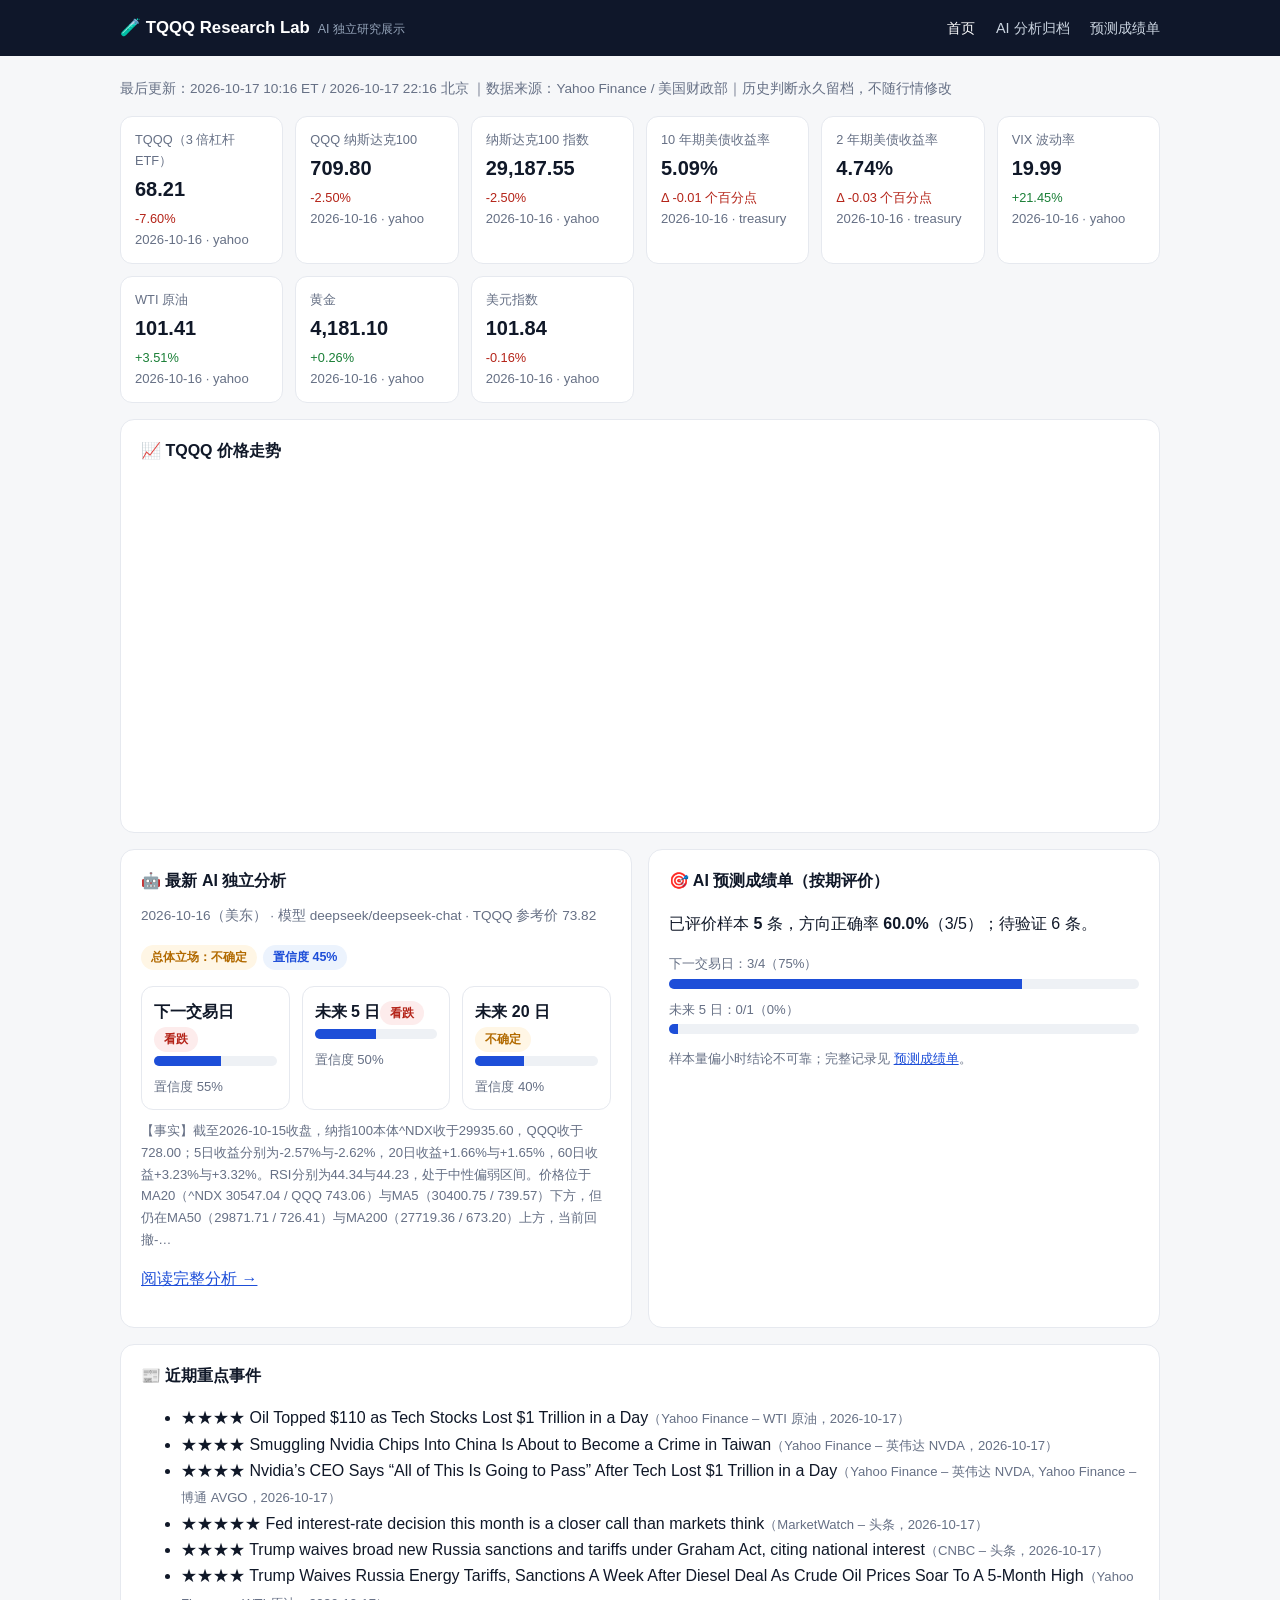
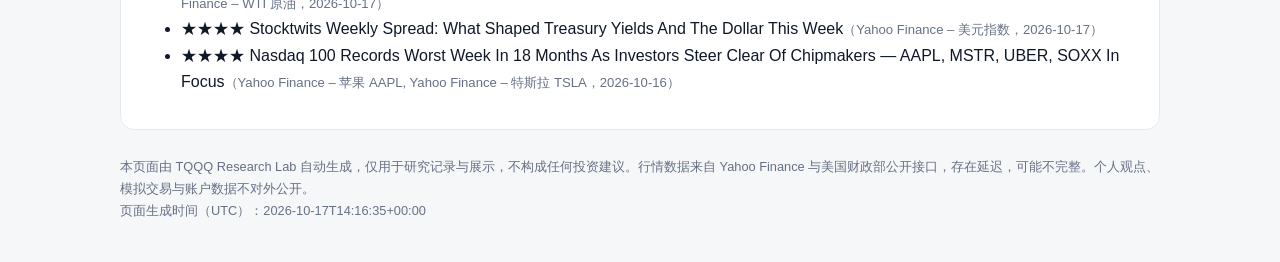
<file: index.html>
<!doctype html>
<html lang="zh-CN">
<head>
<meta charset="utf-8">
<meta name="viewport" content="width=device-width, initial-scale=1">
<title>TQQQ Research Lab · AI 独立研究展示</title>
<link rel="stylesheet" href="assets/style.css">
</head>
<body>
<header class="site-header"><div class="wrap">
  <div class="brand">🧪 TQQQ Research Lab<span class="tag">AI 独立研究展示</span></div>
  <nav>
    <a href="index.html" style="color:#fff">首页</a>
    <a href="analysis/index.html">AI 分析归档</a>
    <a href="forecasts.html">预测成绩单</a>
  </nav>
</div></header>
<main class="wrap">

<div class="meta">最后更新：2026-10-17 10:16 ET / 2026-10-17 22:16 北京
 ｜数据来源：Yahoo Finance / 美国财政部｜历史判断永久留档，不随行情修改</div>
<section class="grid"><div class='card'><div class='k'>TQQQ（3 倍杠杆 ETF）</div><div class='v'>68.21</div><div class='d down'>-7.60%</div><div class='small'>2026-10-16 · yahoo</div></div><div class='card'><div class='k'>QQQ 纳斯达克100</div><div class='v'>709.80</div><div class='d down'>-2.50%</div><div class='small'>2026-10-16 · yahoo</div></div><div class='card'><div class='k'>纳斯达克100 指数</div><div class='v'>29,187.55</div><div class='d down'>-2.50%</div><div class='small'>2026-10-16 · yahoo</div></div><div class='card'><div class='k'>10 年期美债收益率</div><div class='v'>5.09%</div><div class='d down'>Δ -0.01 个百分点</div><div class='small'>2026-10-16 · treasury</div></div><div class='card'><div class='k'>2 年期美债收益率</div><div class='v'>4.74%</div><div class='d down'>Δ -0.03 个百分点</div><div class='small'>2026-10-16 · treasury</div></div><div class='card'><div class='k'>VIX 波动率</div><div class='v'>19.99</div><div class='d up'>+21.45%</div><div class='small'>2026-10-16 · yahoo</div></div><div class='card'><div class='k'>WTI 原油</div><div class='v'>101.41</div><div class='d up'>+3.51%</div><div class='small'>2026-10-16 · yahoo</div></div><div class='card'><div class='k'>黄金</div><div class='v'>4,181.10</div><div class='d up'>+0.26%</div><div class='small'>2026-10-16 · yahoo</div></div><div class='card'><div class='k'>美元指数</div><div class='v'>101.84</div><div class='d down'>-0.16%</div><div class='small'>2026-10-16 · yahoo</div></div></section>
<section class="panel"><h3>📈 TQQQ 价格走势</h3><div style="height:340px; width:100%;">                        <script>window.PlotlyConfig = {MathJaxConfig: 'local'};</script>
        <script charset="utf-8" src="https://cdn.plot.ly/plotly-4.1.1.min.js" integrity="sha256-O24V1F27f8pb0glCkelh3cVHLNiHAJ5gCaVtq2aNch8=" crossorigin="anonymous"></script>                <div id="f99acb01-fe80-4860-876e-956b708512e6" class="plotly-graph-div" style="height:100%; width:100%;"></div>            <script>                window.PLOTLYENV=window.PLOTLYENV || {};                                if (document.getElementById("f99acb01-fe80-4860-876e-956b708512e6")) {                    Plotly.newPlot(                        "f99acb01-fe80-4860-876e-956b708512e6",                        [{"fill":"tozeroy","fillcolor":"rgba(29,78,216,0.06)","line":{"color":"#1d4ed8","width":2},"name":"TQQQ","x":["2026-01-30","2026-02-02","2026-02-03","2026-02-04","2026-02-05","2026-02-06","2026-02-09","2026-02-10","2026-02-11","2026-02-12","2026-02-13","2026-02-17","2026-02-18","2026-02-19","2026-02-20","2026-02-23","2026-02-24","2026-02-25","2026-02-26","2026-02-27","2026-03-02","2026-03-03","2026-03-04","2026-03-05","2026-03-06","2026-03-09","2026-03-10","2026-03-11","2026-03-12","2026-03-13","2026-03-16","2026-03-17","2026-03-18","2026-03-19","2026-03-20","2026-03-23","2026-03-24","2026-03-25","2026-03-26","2026-03-27","2026-03-30","2026-03-31","2026-04-01","2026-04-02","2026-04-06","2026-04-07","2026-04-08","2026-04-09","2026-04-10","2026-04-13","2026-04-14","2026-04-15","2026-04-16","2026-04-17","2026-04-20","2026-04-21","2026-04-22","2026-04-23","2026-04-24","2026-04-27","2026-04-28","2026-04-29","2026-04-30","2026-05-01","2026-05-04","2026-05-05","2026-05-06","2026-05-07","2026-05-08","2026-05-11","2026-05-12","2026-05-13","2026-05-14","2026-05-15","2026-05-18","2026-05-19","2026-05-20","2026-05-21","2026-05-22","2026-05-26","2026-05-27","2026-05-28","2026-05-29","2026-06-01","2026-06-02","2026-06-03","2026-06-04","2026-06-05","2026-06-08","2026-06-09","2026-06-10","2026-06-11","2026-06-12","2026-06-15","2026-06-16","2026-06-17","2026-06-18","2026-06-22","2026-06-23","2026-06-24","2026-06-25","2026-06-26","2026-06-29","2026-06-30","2026-07-01","2026-07-02","2026-07-06","2026-07-07","2026-07-08","2026-07-09","2026-07-10","2026-07-13","2026-07-14","2026-07-15","2026-07-16","2026-07-17","2026-07-20","2026-07-21","2026-07-22","2026-07-23","2026-07-24","2026-07-27","2026-07-28","2026-07-29","2026-07-30","2026-07-31","2026-08-03","2026-08-04","2026-08-05","2026-08-06","2026-08-07","2026-08-10","2026-08-11","2026-08-12","2026-08-13","2026-08-14","2026-08-17","2026-08-18","2026-08-19","2026-08-20","2026-08-21","2026-08-24","2026-08-25","2026-08-26","2026-08-27","2026-08-28","2026-08-31","2026-09-01","2026-09-02","2026-09-03","2026-09-04","2026-09-08","2026-09-09","2026-09-10","2026-09-11","2026-09-14","2026-09-15","2026-09-16","2026-09-17","2026-09-18","2026-09-21","2026-09-22","2026-09-23","2026-09-24","2026-09-25","2026-09-28","2026-09-29","2026-09-30","2026-10-01","2026-10-02","2026-10-05","2026-10-06","2026-10-07","2026-10-08","2026-10-09","2026-10-12","2026-10-13","2026-10-14","2026-10-15","2026-10-16"],"y":[54.0,55.099998474121094,52.52000045776367,49.7599983215332,47.63999938964844,50.59000015258789,51.7400016784668,51.02000045776367,51.400001525878906,48.2599983215332,48.470001220703125,48.349998474121094,49.38999938964844,48.83000183105469,50.060001373291016,48.2400016784668,49.779998779296875,51.869998931884766,50.04999923706055,49.52000045776367,49.70000076293945,48.099998474121094,50.2599983215332,49.79999923706055,47.540000915527344,49.38999938964844,49.400001525878906,49.349998474121094,46.83000183105469,45.93000030517578,47.459999084472656,48.15999984741211,46.099998474121094,45.689998626708984,43.08000183105469,44.56999969482422,43.619998931884766,44.38999938964844,41.22999954223633,38.779998779296875,37.88999938964844,41.68000030517578,43.22999954223633,43.33000183105469,44.099998474121094,44.150001525878906,48.0,48.959999084472656,49.16999816894531,50.65999984741211,53.40999984741211,55.650001525878906,56.43000030517578,58.59000015258789,58.08000183105469,57.400001525878906,60.209999084472656,59.220001220703125,62.560001373291016,62.63999938964844,60.7400016784668,61.86000061035156,63.540000915527344,65.30000305175781,64.91000366210938,67.38999938964844,71.56999969482422,71.33999633789062,76.27999877929688,76.95999908447266,74.95999908447266,77.23999786376953,78.94999694824219,75.33999633789062,74.31999969482422,72.93000030517578,76.51000213623047,76.94999694824219,77.83999633789062,81.94999694824219,81.66999816894531,83.68000030517578,84.55999755859375,86.04000091552734,87.22000122070312,86.55999755859375,85.22000122070312,73.05000305175781,76.2699966430664,73.72000122070312,69.2699966430664,76.01000213623047,77.5199966430664,84.58999633789062,79.93000030517578,77.54000091552734,82.87000274658203,82.58000183105469,74.44000244140625,73.30000305175781,74.94999694824219,71.83000183105469,77.19000244140625,81.0,77.45999908447266,73.3499984741211,76.41999816894531,72.2300033569336,72.72000122070312,76.33999633789062,77.02999877929688,72.63999938964844,75.0199966430664,74.44000244140625,70.73999786376953,67.52999877929688,67.6500015258789,71.37000274658203,70.27999877929688,66.30000305175781,64.0,63.400001525878906,61.560001373291016,57.75,63.29999923706055,64.62000274658203,67.95999908447266,74.81999969482422,72.83999633789062,72.02999877929688,74.47000122070312,73.80000305175781,73.05999755859375,74.5999984741211,77.1500015258789,76.79000091552734,76.4000015258789,72.52999877929688,72.05999755859375,70.4800033569336,71.16999816894531,69.01000213623047,70.2699966430664,70.47000122070312,73.30000305175781,71.8499984741211,71.91999816894531,69.1500015258789,69.5999984741211,72.02999877929688,72.37000274658203,72.16000366210938,71.55000305175781,69.20999908447266,70.9800033569336,69.2699966430664,67.9000015258789,67.93000030517578,71.37999725341797,72.63999938964844,78.91000366210938,80.83000183105469,78.66000366210938,78.58000183105469,79.5999984741211,77.04000091552734,77.45999908447266,78.02999877929688,78.7300033569336,81.01000213623047,83.12000274658203,84.25,83.62000274658203,80.2300033569336,81.27999877929688,79.61000061035156,78.80999755859375,74.12000274658203,73.81999969482422,68.20999908447266],"type":"scatter"}],                        {"height":340,"margin":{"b":30,"l":40,"r":12,"t":28},"showlegend":false,"template":{"data":{"barpolar":[{"marker":{"line":{"color":"white","width":0.5},"pattern":{"fillmode":"overlay","size":10,"solidity":0.2}},"type":"barpolar"}],"bar":[{"error_x":{"color":"#2a3f5f"},"error_y":{"color":"#2a3f5f"},"marker":{"line":{"color":"white","width":0.5},"pattern":{"fillmode":"overlay","size":10,"solidity":0.2}},"type":"bar"}],"carpet":[{"aaxis":{"endlinecolor":"#2a3f5f","gridcolor":"#C8D4E3","linecolor":"#C8D4E3","minorgridcolor":"#C8D4E3","startlinecolor":"#2a3f5f"},"baxis":{"endlinecolor":"#2a3f5f","gridcolor":"#C8D4E3","linecolor":"#C8D4E3","minorgridcolor":"#C8D4E3","startlinecolor":"#2a3f5f"},"type":"carpet"}],"choropleth":[{"colorbar":{"outlinewidth":0,"ticks":""},"type":"choropleth"}],"contourcarpet":[{"colorbar":{"outlinewidth":0,"ticks":""},"type":"contourcarpet"}],"contour":[{"colorbar":{"outlinewidth":0,"ticks":""},"colorscale":[[0.0,"#0d0887"],[0.1111111111111111,"#46039f"],[0.2222222222222222,"#7201a8"],[0.3333333333333333,"#9c179e"],[0.4444444444444444,"#bd3786"],[0.5555555555555556,"#d8576b"],[0.6666666666666666,"#ed7953"],[0.7777777777777778,"#fb9f3a"],[0.8888888888888888,"#fdca26"],[1.0,"#f0f921"]],"type":"contour"}],"heatmap":[{"colorbar":{"outlinewidth":0,"ticks":""},"colorscale":[[0.0,"#0d0887"],[0.1111111111111111,"#46039f"],[0.2222222222222222,"#7201a8"],[0.3333333333333333,"#9c179e"],[0.4444444444444444,"#bd3786"],[0.5555555555555556,"#d8576b"],[0.6666666666666666,"#ed7953"],[0.7777777777777778,"#fb9f3a"],[0.8888888888888888,"#fdca26"],[1.0,"#f0f921"]],"type":"heatmap"}],"histogram2dcontour":[{"colorbar":{"outlinewidth":0,"ticks":""},"colorscale":[[0.0,"#0d0887"],[0.1111111111111111,"#46039f"],[0.2222222222222222,"#7201a8"],[0.3333333333333333,"#9c179e"],[0.4444444444444444,"#bd3786"],[0.5555555555555556,"#d8576b"],[0.6666666666666666,"#ed7953"],[0.7777777777777778,"#fb9f3a"],[0.8888888888888888,"#fdca26"],[1.0,"#f0f921"]],"type":"histogram2dcontour"}],"histogram2d":[{"colorbar":{"outlinewidth":0,"ticks":""},"colorscale":[[0.0,"#0d0887"],[0.1111111111111111,"#46039f"],[0.2222222222222222,"#7201a8"],[0.3333333333333333,"#9c179e"],[0.4444444444444444,"#bd3786"],[0.5555555555555556,"#d8576b"],[0.6666666666666666,"#ed7953"],[0.7777777777777778,"#fb9f3a"],[0.8888888888888888,"#fdca26"],[1.0,"#f0f921"]],"type":"histogram2d"}],"histogram":[{"marker":{"pattern":{"fillmode":"overlay","size":10,"solidity":0.2}},"type":"histogram"}],"mesh3d":[{"colorbar":{"outlinewidth":0,"ticks":""},"type":"mesh3d"}],"parcoords":[{"line":{"colorbar":{"outlinewidth":0,"ticks":""}},"type":"parcoords"}],"pie":[{"automargin":true,"type":"pie"}],"scatter3d":[{"line":{"colorbar":{"outlinewidth":0,"ticks":""}},"marker":{"colorbar":{"outlinewidth":0,"ticks":""}},"type":"scatter3d"}],"scattercarpet":[{"marker":{"colorbar":{"outlinewidth":0,"ticks":""}},"type":"scattercarpet"}],"scattergeo":[{"marker":{"colorbar":{"outlinewidth":0,"ticks":""}},"type":"scattergeo"}],"scattergl":[{"marker":{"colorbar":{"outlinewidth":0,"ticks":""}},"type":"scattergl"}],"scattermap":[{"marker":{"colorbar":{"outlinewidth":0,"ticks":""}},"type":"scattermap"}],"scatterpolargl":[{"marker":{"colorbar":{"outlinewidth":0,"ticks":""}},"type":"scatterpolargl"}],"scatterpolar":[{"marker":{"colorbar":{"outlinewidth":0,"ticks":""}},"type":"scatterpolar"}],"scatter":[{"fillpattern":{"fillmode":"overlay","size":10,"solidity":0.2},"type":"scatter"}],"scatterternary":[{"marker":{"colorbar":{"outlinewidth":0,"ticks":""}},"type":"scatterternary"}],"surface":[{"colorbar":{"outlinewidth":0,"ticks":""},"colorscale":[[0.0,"#0d0887"],[0.1111111111111111,"#46039f"],[0.2222222222222222,"#7201a8"],[0.3333333333333333,"#9c179e"],[0.4444444444444444,"#bd3786"],[0.5555555555555556,"#d8576b"],[0.6666666666666666,"#ed7953"],[0.7777777777777778,"#fb9f3a"],[0.8888888888888888,"#fdca26"],[1.0,"#f0f921"]],"type":"surface"}],"table":[{"cells":{"fill":{"color":"#EBF0F8"},"line":{"color":"white"}},"header":{"fill":{"color":"#C8D4E3"},"line":{"color":"white"}},"type":"table"}]},"layout":{"annotationdefaults":{"arrowcolor":"#2a3f5f","arrowhead":0,"arrowwidth":1},"autotypenumbers":"strict","coloraxis":{"colorbar":{"outlinewidth":0,"ticks":""}},"colorscale":{"diverging":[[0,"#8e0152"],[0.1,"#c51b7d"],[0.2,"#de77ae"],[0.3,"#f1b6da"],[0.4,"#fde0ef"],[0.5,"#f7f7f7"],[0.6,"#e6f5d0"],[0.7,"#b8e186"],[0.8,"#7fbc41"],[0.9,"#4d9221"],[1,"#276419"]],"sequential":[[0.0,"#0d0887"],[0.1111111111111111,"#46039f"],[0.2222222222222222,"#7201a8"],[0.3333333333333333,"#9c179e"],[0.4444444444444444,"#bd3786"],[0.5555555555555556,"#d8576b"],[0.6666666666666666,"#ed7953"],[0.7777777777777778,"#fb9f3a"],[0.8888888888888888,"#fdca26"],[1.0,"#f0f921"]],"sequentialminus":[[0.0,"#0d0887"],[0.1111111111111111,"#46039f"],[0.2222222222222222,"#7201a8"],[0.3333333333333333,"#9c179e"],[0.4444444444444444,"#bd3786"],[0.5555555555555556,"#d8576b"],[0.6666666666666666,"#ed7953"],[0.7777777777777778,"#fb9f3a"],[0.8888888888888888,"#fdca26"],[1.0,"#f0f921"]]},"colorway":["#636efa","#EF553B","#00cc96","#ab63fa","#FFA15A","#19d3f3","#FF6692","#B6E880","#FF97FF","#FECB52"],"font":{"color":"#2a3f5f"},"geo":{"bgcolor":"white","lakecolor":"white","landcolor":"white","showlakes":true,"showland":true,"subunitcolor":"#C8D4E3"},"hoverlabel":{"align":"left"},"hovermode":"closest","paper_bgcolor":"white","plot_bgcolor":"white","polar":{"angularaxis":{"gridcolor":"#EBF0F8","linecolor":"#EBF0F8","ticks":""},"bgcolor":"white","radialaxis":{"gridcolor":"#EBF0F8","linecolor":"#EBF0F8","ticks":""}},"scene":{"xaxis":{"backgroundcolor":"white","gridcolor":"#DFE8F3","gridwidth":2,"linecolor":"#EBF0F8","showbackground":true,"ticks":"","zerolinecolor":"#EBF0F8"},"yaxis":{"backgroundcolor":"white","gridcolor":"#DFE8F3","gridwidth":2,"linecolor":"#EBF0F8","showbackground":true,"ticks":"","zerolinecolor":"#EBF0F8"},"zaxis":{"backgroundcolor":"white","gridcolor":"#DFE8F3","gridwidth":2,"linecolor":"#EBF0F8","showbackground":true,"ticks":"","zerolinecolor":"#EBF0F8"}},"shapedefaults":{"line":{"color":"#2a3f5f"}},"ternary":{"aaxis":{"gridcolor":"#DFE8F3","linecolor":"#A2B1C6","ticks":""},"baxis":{"gridcolor":"#DFE8F3","linecolor":"#A2B1C6","ticks":""},"bgcolor":"white","caxis":{"gridcolor":"#DFE8F3","linecolor":"#A2B1C6","ticks":""}},"title":{"x":0.05},"xaxis":{"automargin":true,"gridcolor":"#EBF0F8","linecolor":"#EBF0F8","ticks":"","title":{"standoff":15},"zerolinecolor":"#EBF0F8","zerolinewidth":2},"yaxis":{"automargin":true,"gridcolor":"#EBF0F8","linecolor":"#EBF0F8","ticks":"","title":{"standoff":15},"zerolinecolor":"#EBF0F8","zerolinewidth":2}}},"title":{"text":"TQQQ \u8fd1 180 \u4e2a\u4ea4\u6613\u65e5"}},                        {"displayModeBar": false, "staticPlot": true, "responsive": true}                    )                };            </script>        </div></section>
<section class="two-col">
  <div class="panel"><h3>🤖 最新 AI 独立分析</h3><div class='muted'>2026-10-16（美东） · 模型 deepseek/deepseek-chat · TQQQ 参考价 73.82</div><p><span class='chip uncertain'>总体立场：不确定</span><span class='chip accent'>置信度 45%</span></p><div class='grid' style='grid-template-columns:repeat(3,1fr)'><div class='hcall'><b>下一交易日</b><span class='chip bear'>看跌</span><div class='bar'><span style='width:55%'></span></div><div class='small'>置信度 55%</div></div><div class='hcall'><b>未来 5 日</b><span class='chip bear'>看跌</span><div class='bar'><span style='width:50%'></span></div><div class='small'>置信度 50%</div></div><div class='hcall'><b>未来 20 日</b><span class='chip uncertain'>不确定</span><div class='bar'><span style='width:40%'></span></div><div class='small'>置信度 40%</div></div></div><p class='small' style='margin-top:10px'>【事实】截至2026-10-15收盘，纳指100本体^NDX收于29935.60，QQQ收于728.00；5日收益分别为-2.57%与-2.62%，20日收益+1.66%与+1.65%，60日收益+3.23%与+3.32%。RSI分别为44.34与44.23，处于中性偏弱区间。价格位于MA20（^NDX 30547.04 / QQQ 743.06）与MA5（30400.75 / 739.57）下方，但仍在MA50（29871.71 / 726.41）与MA200（27719.36 / 673.20）上方，当前回撤-…</p><p><a href='analysis/2026-10-16.html'>阅读完整分析 →</a></p></div>
  <div class="panel"><h3>🎯 AI 预测成绩单（按期评价）</h3><p>已评价样本 <b>5</b> 条，方向正确率 <b>60.0%</b>（3/5）；待验证 6 条。</p><div class='small'>下一交易日：3/4（75%）</div><div class='bar'><span style='width:75%'></span></div><div class='small'>未来 5 日：0/1（0%）</div><div class='bar'><span style='width:2%'></span></div><p class='small'>样本量偏小时结论不可靠；完整记录见 <a href='forecasts.html'>预测成绩单</a>。</p></div>
</section>
<section class="panel"><h3>📰 近期重点事件</h3><ul><li>★★★★ Oil Topped $110 as Tech Stocks Lost $1 Trillion in a Day<span class='small'>（Yahoo Finance – WTI 原油，2026-10-17）</span></li><li>★★★★ Smuggling Nvidia Chips Into China Is About to Become a Crime in Taiwan<span class='small'>（Yahoo Finance – 英伟达 NVDA，2026-10-17）</span></li><li>★★★★ Nvidia’s CEO Says “All of This Is Going to Pass” After Tech Lost $1 Trillion in a Day<span class='small'>（Yahoo Finance – 英伟达 NVDA, Yahoo Finance – 博通 AVGO，2026-10-17）</span></li><li>★★★★★ Fed interest-rate decision this month is a closer call than markets think<span class='small'>（MarketWatch – 头条，2026-10-17）</span></li><li>★★★★ Trump waives broad new Russia sanctions and tariffs under Graham Act, citing national interest<span class='small'>（CNBC – 头条，2026-10-17）</span></li><li>★★★★ Trump Waives Russia Energy Tariffs, Sanctions A Week After Diesel Deal As Crude Oil Prices Soar To A 5-Month High<span class='small'>（Yahoo Finance – WTI 原油，2026-10-17）</span></li><li>★★★★ Stocktwits Weekly Spread: What Shaped Treasury Yields And The Dollar This Week<span class='small'>（Yahoo Finance – 美元指数，2026-10-17）</span></li><li>★★★★ Nasdaq 100 Records Worst Week In 18 Months As Investors Steer Clear Of Chipmakers — AAPL, MSTR, UBER, SOXX In Focus<span class='small'>（Yahoo Finance – 苹果 AAPL, Yahoo Finance – 特斯拉 TSLA，2026-10-16）</span></li></ul></section>

<footer>
  <div>本页面由 TQQQ Research Lab 自动生成，仅用于研究记录与展示，不构成任何投资建议。行情数据来自 Yahoo Finance 与美国财政部公开接口，存在延迟，可能不完整。个人观点、模拟交易与账户数据不对外公开。</div>
  <div>页面生成时间（UTC）：2026-10-17T14:16:35+00:00</div>
</footer>
</main>
</body>
</html>
</file>
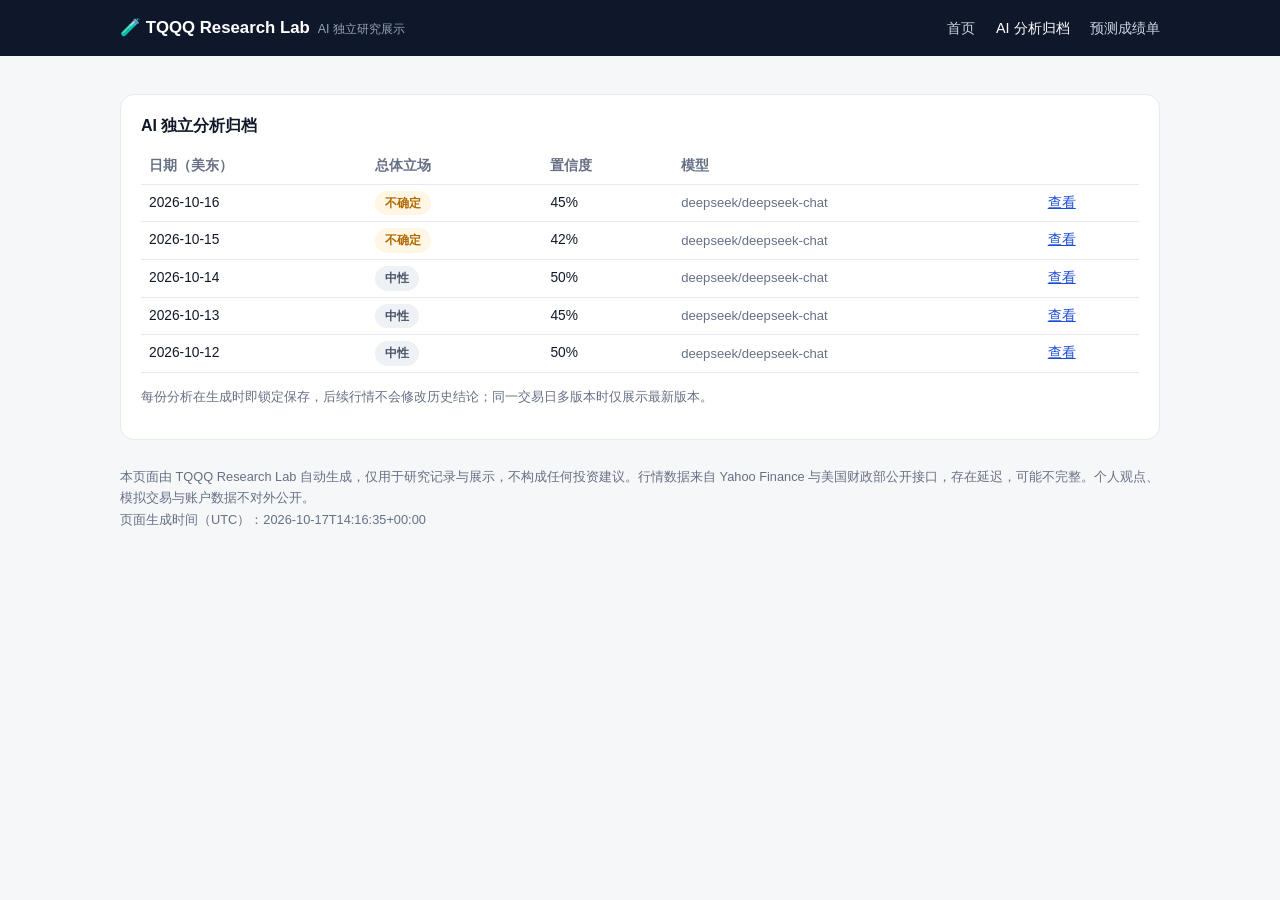
<file: analysis/index.html>
<!doctype html>
<html lang="zh-CN">
<head>
<meta charset="utf-8">
<meta name="viewport" content="width=device-width, initial-scale=1">
<title>AI 分析归档 · TQQQ Research Lab</title>
<link rel="stylesheet" href="../assets/style.css">
</head>
<body>
<header class="site-header"><div class="wrap">
  <div class="brand">🧪 TQQQ Research Lab<span class="tag">AI 独立研究展示</span></div>
  <nav>
    <a href="../index.html">首页</a>
    <a href="../analysis/index.html" style="color:#fff">AI 分析归档</a>
    <a href="../forecasts.html">预测成绩单</a>
  </nav>
</div></header>
<main class="wrap">
<section class='panel'><h3>AI 独立分析归档</h3><table><tr><th>日期（美东）</th><th>总体立场</th><th>置信度</th><th>模型</th><th></th></tr><tr><td>2026-10-16</td><td><span class='chip uncertain'>不确定</span></td><td>45%</td><td class='small'>deepseek/deepseek-chat</td><td><a href='2026-10-16.html'>查看</a></td></tr><tr><td>2026-10-15</td><td><span class='chip uncertain'>不确定</span></td><td>42%</td><td class='small'>deepseek/deepseek-chat</td><td><a href='2026-10-15.html'>查看</a></td></tr><tr><td>2026-10-14</td><td><span class='chip neutral'>中性</span></td><td>50%</td><td class='small'>deepseek/deepseek-chat</td><td><a href='2026-10-14.html'>查看</a></td></tr><tr><td>2026-10-13</td><td><span class='chip neutral'>中性</span></td><td>45%</td><td class='small'>deepseek/deepseek-chat</td><td><a href='2026-10-13.html'>查看</a></td></tr><tr><td>2026-10-12</td><td><span class='chip neutral'>中性</span></td><td>50%</td><td class='small'>deepseek/deepseek-chat</td><td><a href='2026-10-12.html'>查看</a></td></tr></table><p class='small'>每份分析在生成时即锁定保存，后续行情不会修改历史结论；同一交易日多版本时仅展示最新版本。</p></section>
<footer>
  <div>本页面由 TQQQ Research Lab 自动生成，仅用于研究记录与展示，不构成任何投资建议。行情数据来自 Yahoo Finance 与美国财政部公开接口，存在延迟，可能不完整。个人观点、模拟交易与账户数据不对外公开。</div>
  <div>页面生成时间（UTC）：2026-10-17T14:16:35+00:00</div>
</footer>
</main>
</body>
</html>
</file>
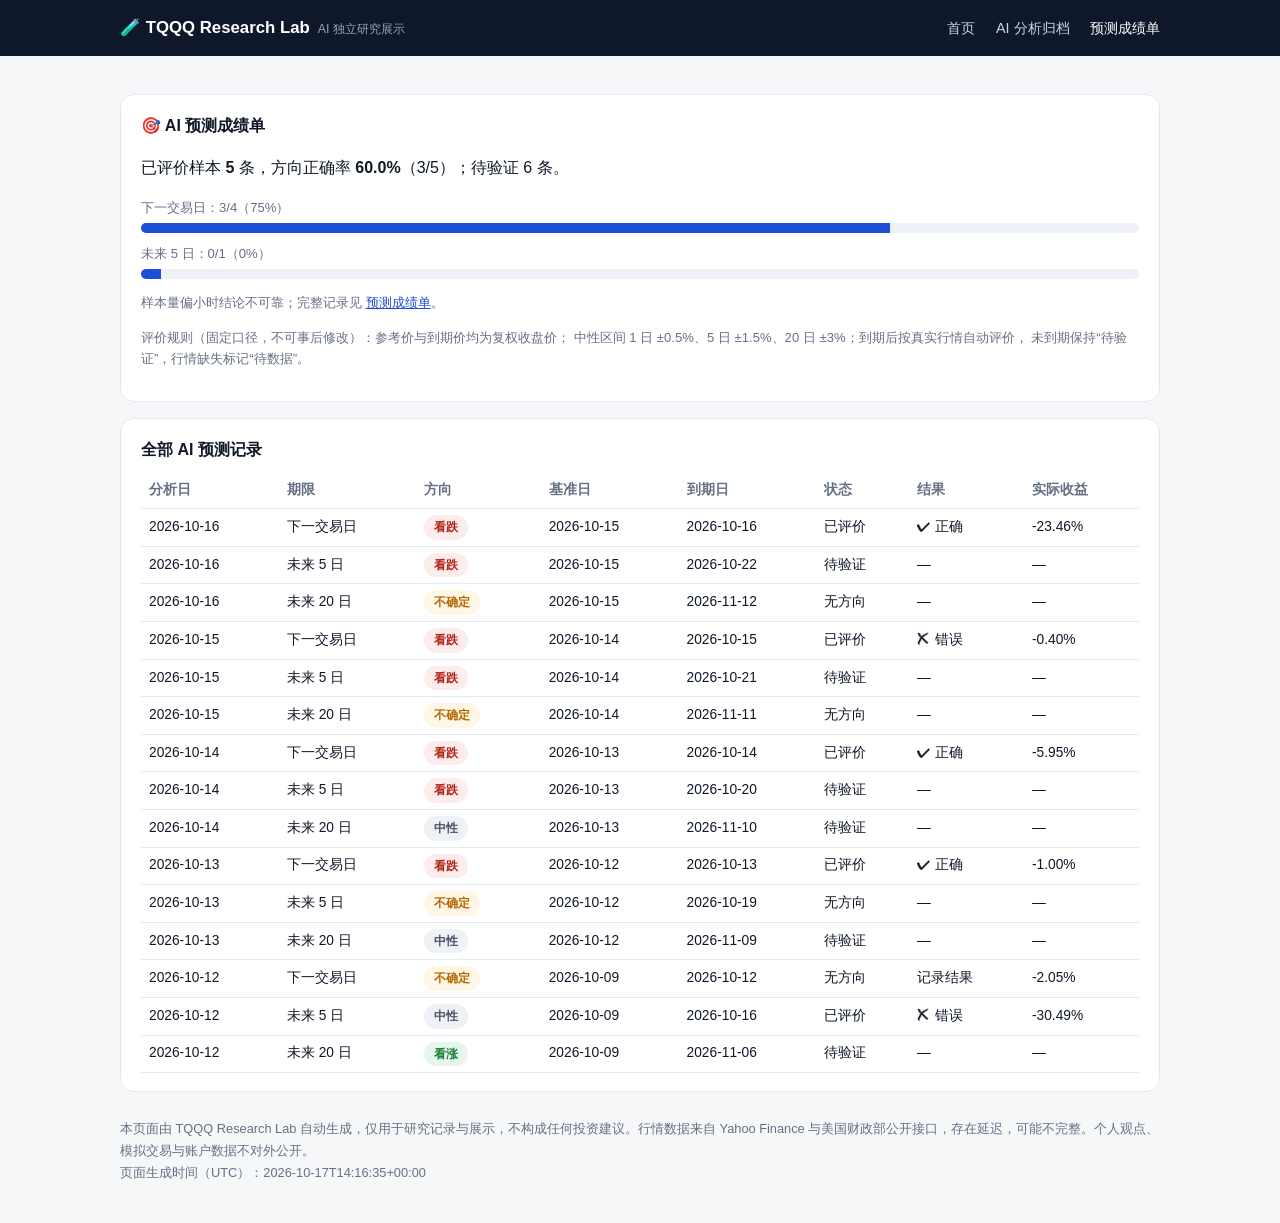
<file: forecasts.html>
<!doctype html>
<html lang="zh-CN">
<head>
<meta charset="utf-8">
<meta name="viewport" content="width=device-width, initial-scale=1">
<title>AI 预测成绩单 · TQQQ Research Lab</title>
<link rel="stylesheet" href="assets/style.css">
</head>
<body>
<header class="site-header"><div class="wrap">
  <div class="brand">🧪 TQQQ Research Lab<span class="tag">AI 独立研究展示</span></div>
  <nav>
    <a href="index.html">首页</a>
    <a href="analysis/index.html">AI 分析归档</a>
    <a href="forecasts.html" style="color:#fff">预测成绩单</a>
  </nav>
</div></header>
<main class="wrap">

<section class="panel"><h3>🎯 AI 预测成绩单</h3>
  <p>已评价样本 <b>5</b> 条，方向正确率 <b>60.0%</b>（3/5）；待验证 6 条。</p><div class='small'>下一交易日：3/4（75%）</div><div class='bar'><span style='width:75%'></span></div><div class='small'>未来 5 日：0/1（0%）</div><div class='bar'><span style='width:2%'></span></div><p class='small'>样本量偏小时结论不可靠；完整记录见 <a href='forecasts.html'>预测成绩单</a>。</p>
  <p class="small">评价规则（固定口径，不可事后修改）：参考价与到期价均为复权收盘价；
  中性区间 1 日 ±0.5%、5 日 ±1.5%、20 日 ±3%；到期后按真实行情自动评价，
  未到期保持“待验证”，行情缺失标记“待数据”。</p>
</section>
<section class="panel"><h3>全部 AI 预测记录</h3>
  <table><tr><th>分析日</th><th>期限</th><th>方向</th><th>基准日</th><th>到期日</th>
  <th>状态</th><th>结果</th><th>实际收益</th></tr><tr><td>2026-10-16</td><td>下一交易日</td><td><span class='chip bear'>看跌</span></td><td>2026-10-15</td><td>2026-10-16</td><td>已评价</td><td>✔ 正确</td><td>-23.46%</td></tr><tr><td>2026-10-16</td><td>未来 5 日</td><td><span class='chip bear'>看跌</span></td><td>2026-10-15</td><td>2026-10-22</td><td>待验证</td><td>—</td><td>—</td></tr><tr><td>2026-10-16</td><td>未来 20 日</td><td><span class='chip uncertain'>不确定</span></td><td>2026-10-15</td><td>2026-11-12</td><td>无方向</td><td>—</td><td>—</td></tr><tr><td>2026-10-15</td><td>下一交易日</td><td><span class='chip bear'>看跌</span></td><td>2026-10-14</td><td>2026-10-15</td><td>已评价</td><td>✘ 错误</td><td>-0.40%</td></tr><tr><td>2026-10-15</td><td>未来 5 日</td><td><span class='chip bear'>看跌</span></td><td>2026-10-14</td><td>2026-10-21</td><td>待验证</td><td>—</td><td>—</td></tr><tr><td>2026-10-15</td><td>未来 20 日</td><td><span class='chip uncertain'>不确定</span></td><td>2026-10-14</td><td>2026-11-11</td><td>无方向</td><td>—</td><td>—</td></tr><tr><td>2026-10-14</td><td>下一交易日</td><td><span class='chip bear'>看跌</span></td><td>2026-10-13</td><td>2026-10-14</td><td>已评价</td><td>✔ 正确</td><td>-5.95%</td></tr><tr><td>2026-10-14</td><td>未来 5 日</td><td><span class='chip bear'>看跌</span></td><td>2026-10-13</td><td>2026-10-20</td><td>待验证</td><td>—</td><td>—</td></tr><tr><td>2026-10-14</td><td>未来 20 日</td><td><span class='chip neutral'>中性</span></td><td>2026-10-13</td><td>2026-11-10</td><td>待验证</td><td>—</td><td>—</td></tr><tr><td>2026-10-13</td><td>下一交易日</td><td><span class='chip bear'>看跌</span></td><td>2026-10-12</td><td>2026-10-13</td><td>已评价</td><td>✔ 正确</td><td>-1.00%</td></tr><tr><td>2026-10-13</td><td>未来 5 日</td><td><span class='chip uncertain'>不确定</span></td><td>2026-10-12</td><td>2026-10-19</td><td>无方向</td><td>—</td><td>—</td></tr><tr><td>2026-10-13</td><td>未来 20 日</td><td><span class='chip neutral'>中性</span></td><td>2026-10-12</td><td>2026-11-09</td><td>待验证</td><td>—</td><td>—</td></tr><tr><td>2026-10-12</td><td>下一交易日</td><td><span class='chip uncertain'>不确定</span></td><td>2026-10-09</td><td>2026-10-12</td><td>无方向</td><td>记录结果</td><td>-2.05%</td></tr><tr><td>2026-10-12</td><td>未来 5 日</td><td><span class='chip neutral'>中性</span></td><td>2026-10-09</td><td>2026-10-16</td><td>已评价</td><td>✘ 错误</td><td>-30.49%</td></tr><tr><td>2026-10-12</td><td>未来 20 日</td><td><span class='chip bull'>看涨</span></td><td>2026-10-09</td><td>2026-11-06</td><td>待验证</td><td>—</td><td>—</td></tr></table>
</section>

<footer>
  <div>本页面由 TQQQ Research Lab 自动生成，仅用于研究记录与展示，不构成任何投资建议。行情数据来自 Yahoo Finance 与美国财政部公开接口，存在延迟，可能不完整。个人观点、模拟交易与账户数据不对外公开。</div>
  <div>页面生成时间（UTC）：2026-10-17T14:16:35+00:00</div>
</footer>
</main>
</body>
</html>
</file>
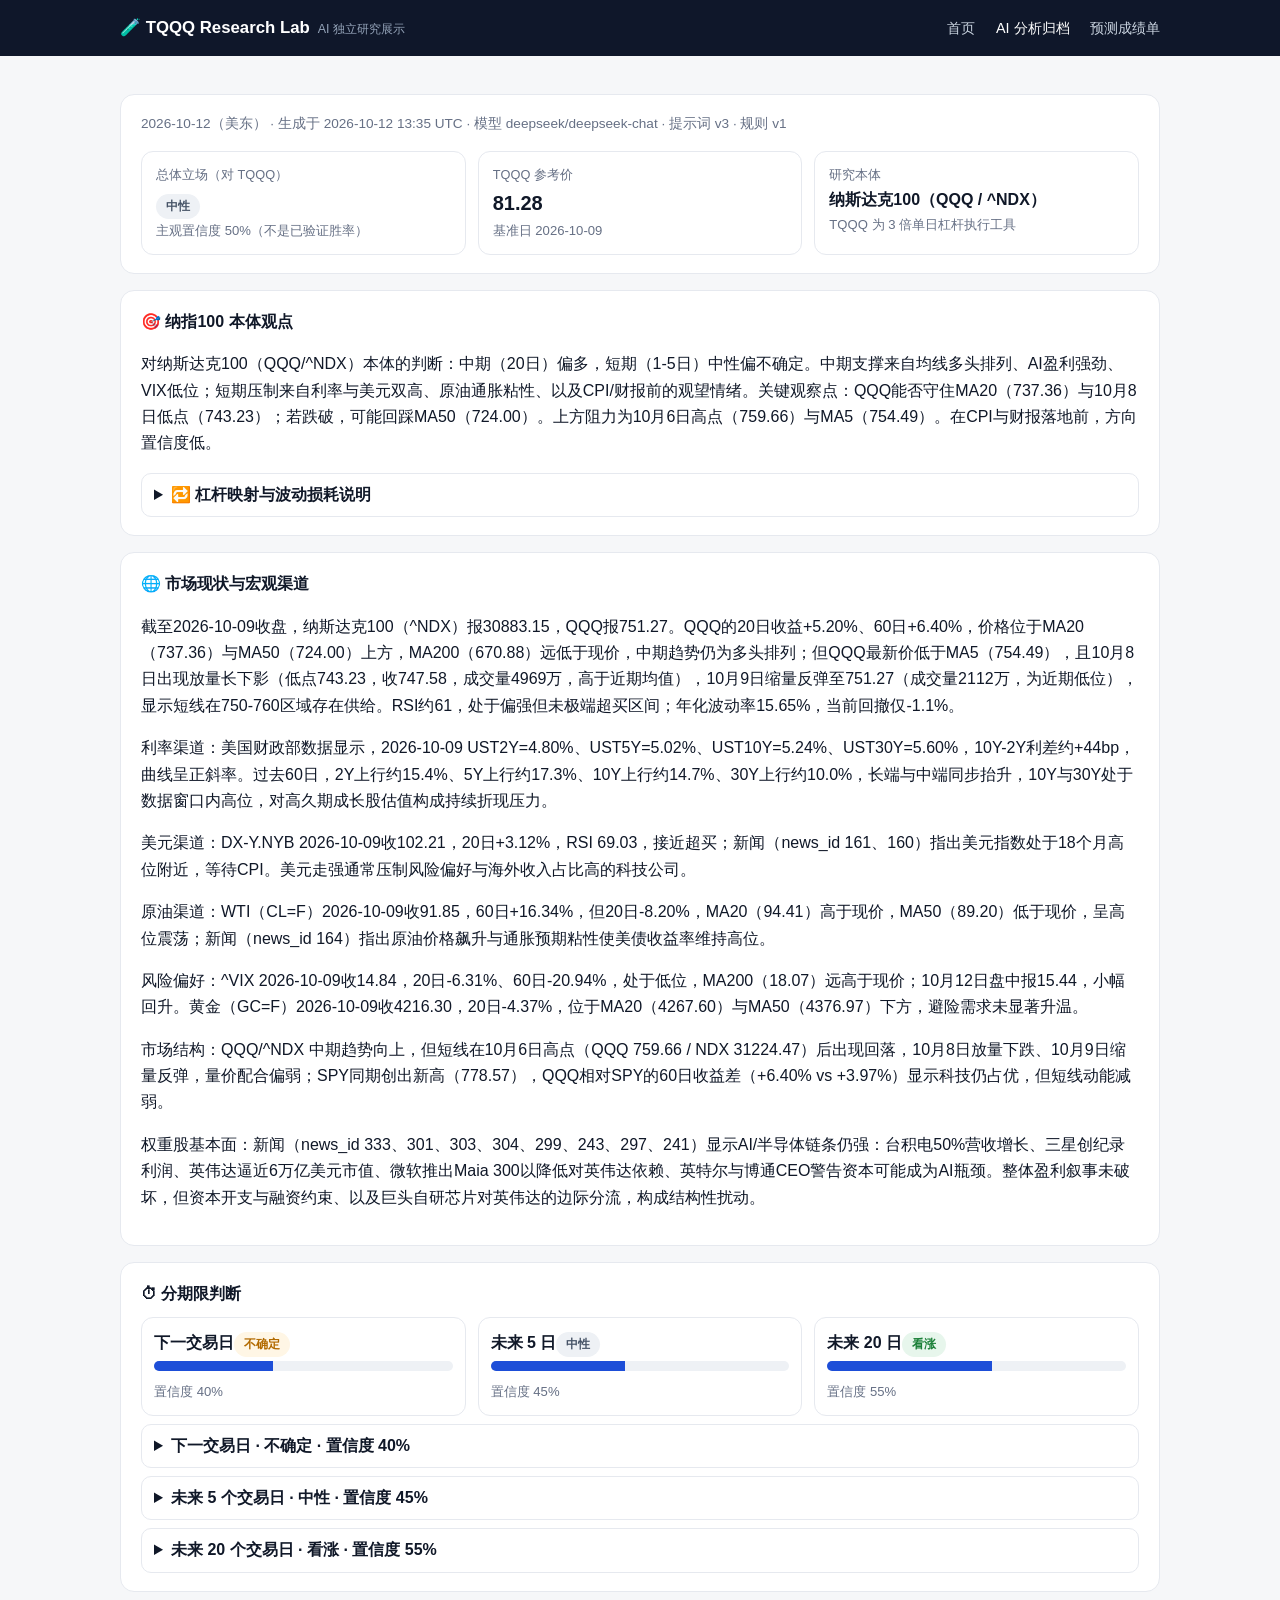
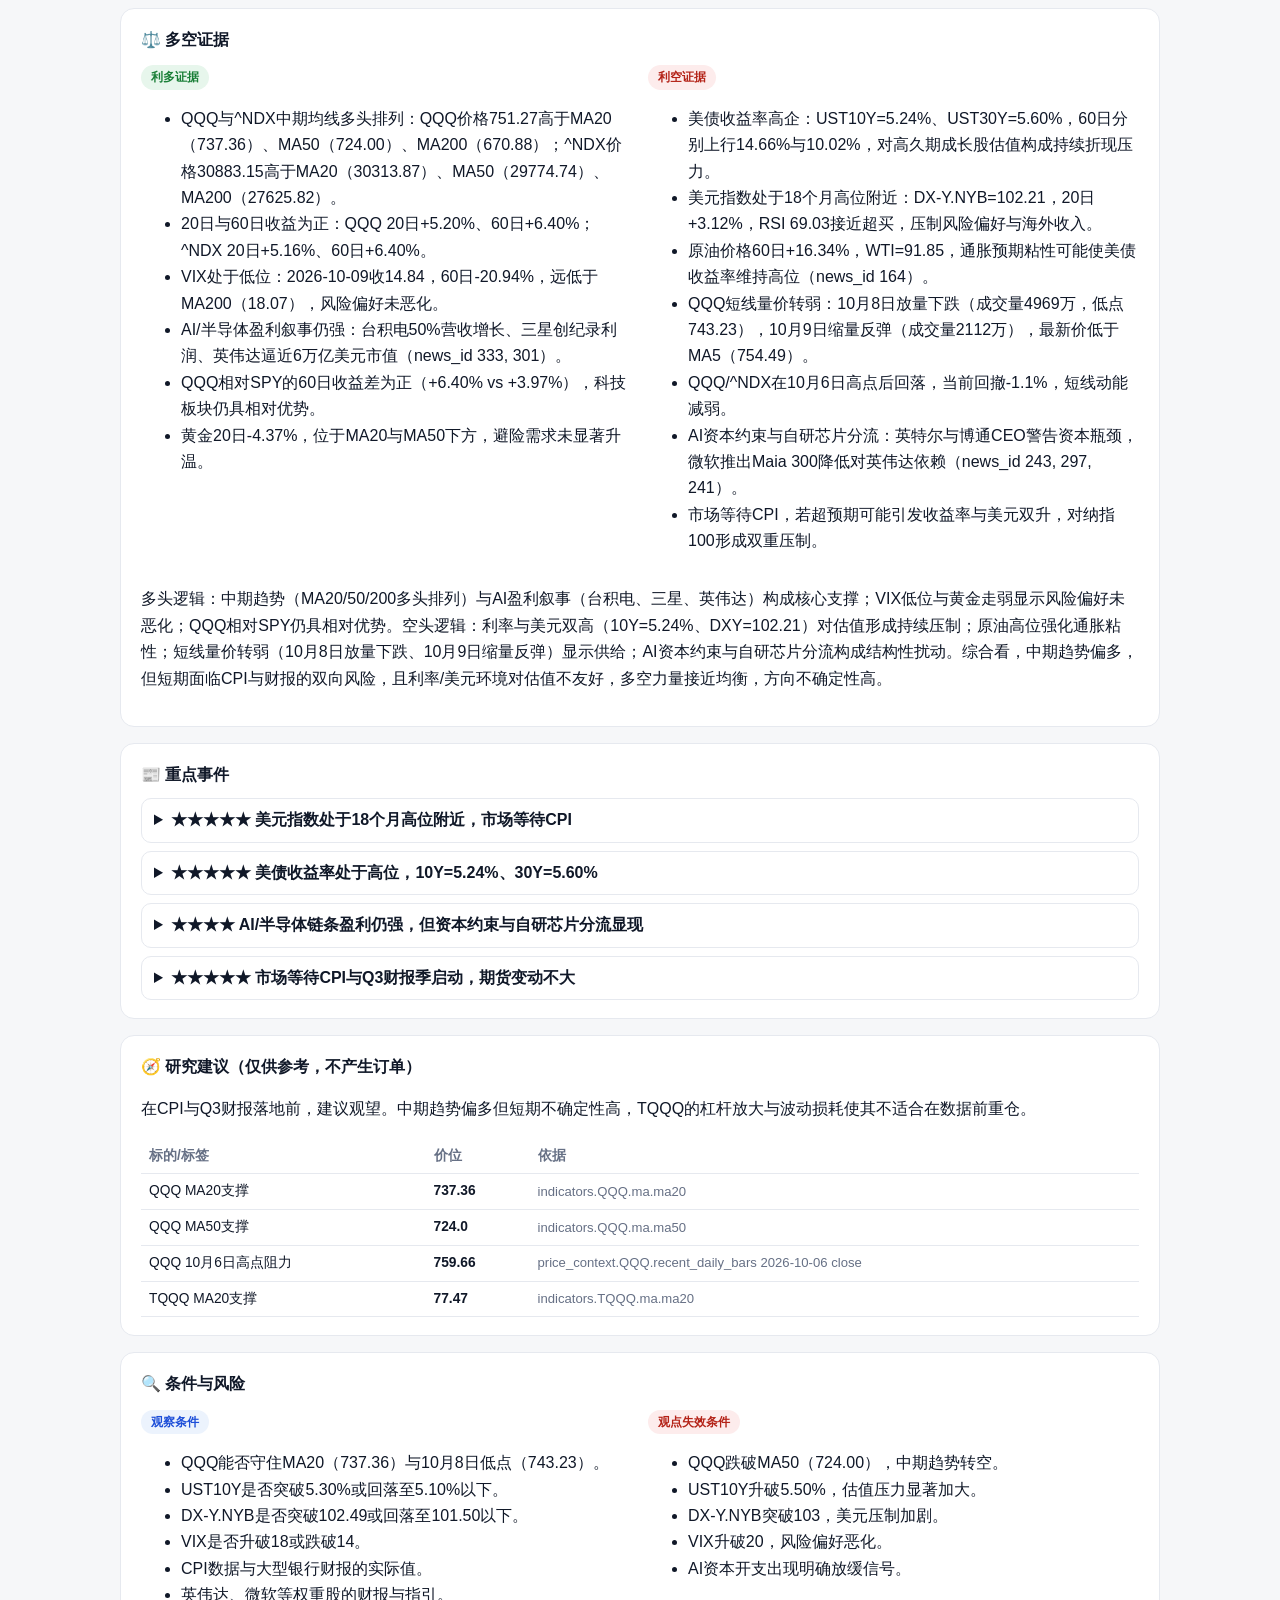
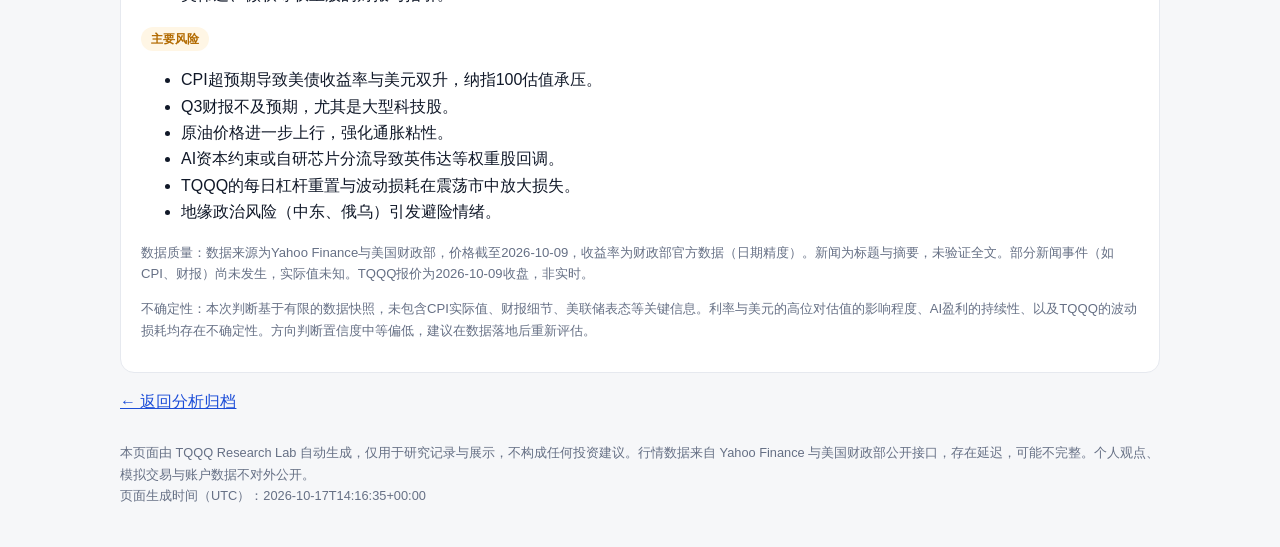
<file: analysis/2026-10-12.html>
<!doctype html>
<html lang="zh-CN">
<head>
<meta charset="utf-8">
<meta name="viewport" content="width=device-width, initial-scale=1">
<title>AI 独立分析 2026-10-12 · TQQQ Research Lab</title>
<link rel="stylesheet" href="../assets/style.css">
</head>
<body>
<header class="site-header"><div class="wrap">
  <div class="brand">🧪 TQQQ Research Lab<span class="tag">AI 独立研究展示</span></div>
  <nav>
    <a href="../index.html">首页</a>
    <a href="../analysis/index.html" style="color:#fff">AI 分析归档</a>
    <a href="../forecasts.html">预测成绩单</a>
  </nav>
</div></header>
<main class="wrap">

<section class="panel">
  <div class="meta">2026-10-12（美东） · 生成于
    2026-10-12 13:35 UTC ·
    模型 deepseek/deepseek-chat ·
    提示词 v3 · 规则 v1</div>
  <div class="grid" style="grid-template-columns:repeat(3,1fr)">
    <div class="card"><div class="k">总体立场（对 TQQQ）</div>
      <div class="v"><span class="chip neutral">中性</span></div>
      <div class="small">主观置信度 50%（不是已验证胜率）</div></div>
    <div class="card"><div class="k">TQQQ 参考价</div><div class="v">81.28</div>
      <div class="small">基准日 2026-10-09</div></div>
    <div class="card"><div class="k">研究本体</div><div class="v" style="font-size:1rem">
      纳斯达克100（QQQ / ^NDX）</div>
      <div class="small">TQQQ 为 3 倍单日杠杆执行工具</div></div>
  </div>
</section>
<section class="panel"><h3>🎯 纳指100 本体观点</h3>
  <p>对纳斯达克100（QQQ/^NDX）本体的判断：中期（20日）偏多，短期（1-5日）中性偏不确定。中期支撑来自均线多头排列、AI盈利强劲、VIX低位；短期压制来自利率与美元双高、原油通胀粘性、以及CPI/财报前的观望情绪。关键观察点：QQQ能否守住MA20（737.36）与10月8日低点（743.23）；若跌破，可能回踩MA50（724.00）。上方阻力为10月6日高点（759.66）与MA5（754.49）。在CPI与财报落地前，方向置信度低。</p>
  <details><summary>🔁 杠杆映射与波动损耗说明</summary><p>TQQQ以纳指100单日表现3倍为目标，存在每日杠杆重置、复利路径依赖与高波动风险。本次判断中，若纳指100中期上行，TQQQ的20日收益可能因波动损耗而低于指数收益的3倍；若指数震荡，TQQQ可能因每日重置而出现净值磨损。当前TQQQ年化波动率46.64%，远高于QQQ的15.65%，且当前回撤-6.42%，显示杠杆放大效应。1日方向映射较直接（约3倍），但5日与20日必须考虑波动放大与路径依赖，不能将指数收益简单乘以3。若CPI或财报引发跳空，TQQQ的流动性风险与滑点可能放大损失。</p></details>
</section>
<section class="panel"><h3>🌐 市场现状与宏观渠道</h3><p>截至2026-10-09收盘，纳斯达克100（^NDX）报30883.15，QQQ报751.27。QQQ的20日收益+5.20%、60日+6.40%，价格位于MA20（737.36）与MA50（724.00）上方，MA200（670.88）远低于现价，中期趋势仍为多头排列；但QQQ最新价低于MA5（754.49），且10月8日出现放量长下影（低点743.23，收747.58，成交量4969万，高于近期均值），10月9日缩量反弹至751.27（成交量2112万，为近期低位），显示短线在750-760区域存在供给。RSI约61，处于偏强但未极端超买区间；年化波动率15.65%，当前回撤仅-1.1%。</p><p>利率渠道：美国财政部数据显示，2026-10-09 UST2Y=4.80%、UST5Y=5.02%、UST10Y=5.24%、UST30Y=5.60%，10Y-2Y利差约+44bp，曲线呈正斜率。过去60日，2Y上行约15.4%、5Y上行约17.3%、10Y上行约14.7%、30Y上行约10.0%，长端与中端同步抬升，10Y与30Y处于数据窗口内高位，对高久期成长股估值构成持续折现压力。</p><p>美元渠道：DX-Y.NYB 2026-10-09收102.21，20日+3.12%，RSI 69.03，接近超买；新闻（news_id 161、160）指出美元指数处于18个月高位附近，等待CPI。美元走强通常压制风险偏好与海外收入占比高的科技公司。</p><p>原油渠道：WTI（CL=F）2026-10-09收91.85，60日+16.34%，但20日-8.20%，MA20（94.41）高于现价，MA50（89.20）低于现价，呈高位震荡；新闻（news_id 164）指出原油价格飙升与通胀预期粘性使美债收益率维持高位。</p><p>风险偏好：^VIX 2026-10-09收14.84，20日-6.31%、60日-20.94%，处于低位，MA200（18.07）远高于现价；10月12日盘中报15.44，小幅回升。黄金（GC=F）2026-10-09收4216.30，20日-4.37%，位于MA20（4267.60）与MA50（4376.97）下方，避险需求未显著升温。</p><p>市场结构：QQQ/^NDX 中期趋势向上，但短线在10月6日高点（QQQ 759.66 / NDX 31224.47）后出现回落，10月8日放量下跌、10月9日缩量反弹，量价配合偏弱；SPY同期创出新高（778.57），QQQ相对SPY的60日收益差（+6.40% vs +3.97%）显示科技仍占优，但短线动能减弱。</p><p>权重股基本面：新闻（news_id 333、301、303、304、299、243、297、241）显示AI/半导体链条仍强：台积电50%营收增长、三星创纪录利润、英伟达逼近6万亿美元市值、微软推出Maia 300以降低对英伟达依赖、英特尔与博通CEO警告资本可能成为AI瓶颈。整体盈利叙事未破坏，但资本开支与融资约束、以及巨头自研芯片对英伟达的边际分流，构成结构性扰动。</p></section>
<section class="panel"><h3>⏱ 分期限判断</h3><div class='grid' style='grid-template-columns:repeat(3,1fr)'><div class='hcall'><b>下一交易日</b><span class='chip uncertain'>不确定</span><div class='bar'><span style='width:40%'></span></div><div class='small'>置信度 40%</div></div><div class='hcall'><b>未来 5 日</b><span class='chip neutral'>中性</span><div class='bar'><span style='width:45%'></span></div><div class='small'>置信度 45%</div></div><div class='hcall'><b>未来 20 日</b><span class='chip bull'>看涨</span><div class='bar'><span style='width:55%'></span></div><div class='small'>置信度 55%</div></div></div>
  <details><summary>下一交易日 · 不确定 · 置信度 40%</summary><p><b>依据</b>：纳指100短期方向取决于CPI预期与财报前情绪，当前QQQ低于MA5且量价转弱，但VIX低位提供支撑。1日方向映射至TQQQ约为3倍，但跳空风险高，不确定性大。</p><p><b>失效条件</b>：若CPI超预期或QQQ跌破737.36，则转为bear。</p></details><details><summary>未来 5 个交易日 · 中性 · 置信度 45%</summary><p><b>依据</b>：5日内CPI与财报将落地，纳指100可能维持震荡。TQQQ的5日收益受每日重置与波动损耗影响，即使指数持平，TQQQ也可能因波动而磨损。方向中性，但波动率可能上升。</p><p><b>失效条件</b>：若QQQ突破759.66或跌破724.00，则方向明确。</p></details><details><summary>未来 20 个交易日 · 看涨 · 置信度 55%</summary><p><b>依据</b>：中期均线多头排列与AI盈利支撑纳指100偏多。但TQQQ的20日收益不能简单乘以3，波动损耗可能显著。若指数上涨5%，TQQQ可能因路径依赖而低于15%。</p><p><b>失效条件</b>：若QQQ跌破MA50（724.00）或10Y收益率升破5.5%，则转为bear。</p></details></section>
<section class="panel"><h3>⚖️ 多空证据</h3>
  <div class="two-col">
    <div><b class="chip bull">利多证据</b><ul><li>QQQ与^NDX中期均线多头排列：QQQ价格751.27高于MA20（737.36）、MA50（724.00）、MA200（670.88）；^NDX价格30883.15高于MA20（30313.87）、MA50（29774.74）、MA200（27625.82）。</li><li>20日与60日收益为正：QQQ 20日+5.20%、60日+6.40%；^NDX 20日+5.16%、60日+6.40%。</li><li>VIX处于低位：2026-10-09收14.84，60日-20.94%，远低于MA200（18.07），风险偏好未恶化。</li><li>AI/半导体盈利叙事仍强：台积电50%营收增长、三星创纪录利润、英伟达逼近6万亿美元市值（news_id 333, 301）。</li><li>QQQ相对SPY的60日收益差为正（+6.40% vs +3.97%），科技板块仍具相对优势。</li><li>黄金20日-4.37%，位于MA20与MA50下方，避险需求未显著升温。</li></ul></div>
    <div><b class="chip bear">利空证据</b><ul><li>美债收益率高企：UST10Y=5.24%、UST30Y=5.60%，60日分别上行14.66%与10.02%，对高久期成长股估值构成持续折现压力。</li><li>美元指数处于18个月高位附近：DX-Y.NYB=102.21，20日+3.12%，RSI 69.03接近超买，压制风险偏好与海外收入。</li><li>原油价格60日+16.34%，WTI=91.85，通胀预期粘性可能使美债收益率维持高位（news_id 164）。</li><li>QQQ短线量价转弱：10月8日放量下跌（成交量4969万，低点743.23），10月9日缩量反弹（成交量2112万），最新价低于MA5（754.49）。</li><li>QQQ/^NDX在10月6日高点后回落，当前回撤-1.1%，短线动能减弱。</li><li>AI资本约束与自研芯片分流：英特尔与博通CEO警告资本瓶颈，微软推出Maia 300降低对英伟达依赖（news_id 243, 297, 241）。</li><li>市场等待CPI，若超预期可能引发收益率与美元双升，对纳指100形成双重压制。</li></ul></div>
  </div>
  <p>多头逻辑：中期趋势（MA20/50/200多头排列）与AI盈利叙事（台积电、三星、英伟达）构成核心支撑；VIX低位与黄金走弱显示风险偏好未恶化；QQQ相对SPY仍具相对优势。空头逻辑：利率与美元双高（10Y=5.24%、DXY=102.21）对估值形成持续压制；原油高位强化通胀粘性；短线量价转弱（10月8日放量下跌、10月9日缩量反弹）显示供给；AI资本约束与自研芯片分流构成结构性扰动。综合看，中期趋势偏多，但短期面临CPI与财报的双向风险，且利率/美元环境对估值不友好，多空力量接近均衡，方向不确定性高。</p>
</section>
<section class="panel"><h3>📰 重点事件</h3><details><summary>★★★★★ 美元指数处于18个月高位附近，市场等待CPI</summary><p class='small'>来源引用：news_id 161, 160</p><div class='two-col'><div><b>事实</b><ul><li>DX-Y.NYB 2026-10-09收102.21，20日+3.12%，RSI 69.03。</li><li>新闻称美元指数持于18个月高位附近，分析师关注102.49趋势线。</li><li>本周三将公布美国CPI。</li></ul><b>利多解读</b><ul><li>若CPI温和，美元回落，纳指100估值压力缓解。</li></ul></div><div><b>推断</b><ul><li>美元走强通过海外收入折算与全球流动性渠道压制纳指100估值。</li><li>CPI若超预期，美元可能进一步走强，放大对科技股的压制。</li></ul><b>利空解读</b><ul><li>美元处于高位且RSI接近超买，若CPI超预期，美元续强将压制风险偏好与科技股海外收入。</li></ul></div></div><p><b>传导路径</b>：CPI → 美元 → 风险偏好/海外收入 → 纳指100估值 → TQQQ放大波动</p><p><b>对 TQQQ 影响</b>：uncertain</p><ul><li>CPI实际值与预期值未提供。</li><li>美元指数在CPI后的具体反应未知。</li></ul></details><details><summary>★★★★★ 美债收益率处于高位，10Y=5.24%、30Y=5.60%</summary><p class='small'>来源引用：news_id 164, 166</p><div class='two-col'><div><b>事实</b><ul><li>UST10Y 2026-10-09收5.24%，UST30Y收5.60%，UST2Y收4.80%。</li><li>新闻称美债收益率处于二十年高位，压制风险偏好。</li><li>新闻称原油价格飙升与通胀预期粘性使美债收益率维持高位。</li></ul><b>利多解读</b><ul><li>若CPI低于预期，收益率回落，估值压力缓解。</li></ul></div><div><b>推断</b><ul><li>高企的长端收益率提高成长股折现率，压缩估值。</li><li>若CPI超预期，收益率可能进一步上行，对纳指100构成压力。</li></ul><b>利空解读</b><ul><li>10Y与30Y处于数据窗口高位，且60日趋势上行，对高久期科技股持续施压。</li></ul></div></div><p><b>传导路径</b>：CPI → 美债收益率 → 折现率 → 纳指100估值 → TQQQ放大波动</p><p><b>对 TQQQ 影响</b>：uncertain</p><ul><li>CPI数据未公布。</li><li>美联储官员表态未提供。</li></ul></details><details><summary>★★★★ AI/半导体链条盈利仍强，但资本约束与自研芯片分流显现</summary><p class='small'>来源引用：news_id 333, 301, 303, 304, 299, 243, 297, 241</p><div class='two-col'><div><b>事实</b><ul><li>台积电50%营收增长、三星创纪录利润。</li><li>英伟达逼近6万亿美元市值，股价229美元，52周高点243美元。</li><li>微软推出Maia 300 AI芯片，旨在降低对英伟达、AMD的依赖。</li><li>英特尔与博通CEO警告资本可能成为AI最大瓶颈。</li><li>英伟达考虑收购或进一步投资Reflection AI。</li></ul><b>利多解读</b><ul><li>AI需求持续，台积电与三星数据验证产业链景气。</li><li>英伟达估值仍低于历史均值，盈利增长强劲。</li></ul></div><div><b>推断</b><ul><li>AI资本开支与需求仍强，支撑纳指100权重股盈利预期。</li><li>但资本约束与巨头自研芯片可能对英伟达等形成边际分流，增加板块内部分化。</li></ul><b>利空解读</b><ul><li>资本 crunch 可能限制AI建设速度。</li><li>微软自研芯片长期可能削弱英伟达议价能力。</li></ul></div></div><p><b>传导路径</b>：AI盈利 → 权重股基本面 → 纳指100盈利预期 → TQQQ方向</p><p><b>对 TQQQ 影响</b>：bull</p><ul><li>具体财报数据与指引未提供。</li><li>资本约束的实际影响规模未知。</li></ul></details><details><summary>★★★★★ 市场等待CPI与Q3财报季启动，期货变动不大</summary><p class='small'>来源引用：news_id 244, 174, 187</p><div class='two-col'><div><b>事实</b><ul><li>2026-10-12美股期货变动不大。</li><li>本周将公布CPI与大型银行财报。</li><li>标普500于10月6日创历史新高，上周收于7811.54。</li></ul><b>利多解读</b><ul><li>财报季强劲 + CPI温和 → 风险偏好上升 → 纳指100上行。</li></ul></div><div><b>推断</b><ul><li>市场处于数据前的观望状态，波动率可能压缩后放大。</li><li>财报季若强劲，可支撑风险偏好；若不及预期，可能引发回调。</li></ul><b>利空解读</b><ul><li>CPI超预期或财报不及预期 → 风险偏好下降 → 纳指100回调。</li></ul></div></div><p><b>传导路径</b>：CPI/财报 → 风险偏好 → 纳指100 → TQQQ放大</p><p><b>对 TQQQ 影响</b>：uncertain</p><ul><li>CPI与财报实际值未提供。</li></ul></details></section>
<section class="panel"><h3>🧭 研究建议（仅供参考，不产生订单）</h3>
  <p>在CPI与Q3财报落地前，建议观望。中期趋势偏多但短期不确定性高，TQQQ的杠杆放大与波动损耗使其不适合在数据前重仓。</p><table><tr><th>标的/标签</th><th>价位</th><th>依据</th></tr><tr><td>QQQ MA20支撑</td><td><b>737.36</b></td><td class='small'>indicators.QQQ.ma.ma20</td></tr><tr><td>QQQ MA50支撑</td><td><b>724.0</b></td><td class='small'>indicators.QQQ.ma.ma50</td></tr><tr><td>QQQ 10月6日高点阻力</td><td><b>759.66</b></td><td class='small'>price_context.QQQ.recent_daily_bars 2026-10-06 close</td></tr><tr><td>TQQQ MA20支撑</td><td><b>77.47</b></td><td class='small'>indicators.TQQQ.ma.ma20</td></tr></table>
</section>
<section class="panel"><h3>🔍 条件与风险</h3>
  <div class="two-col">
    <div><b class="chip accent">观察条件</b><ul><li>QQQ能否守住MA20（737.36）与10月8日低点（743.23）。</li><li>UST10Y是否突破5.30%或回落至5.10%以下。</li><li>DX-Y.NYB是否突破102.49或回落至101.50以下。</li><li>VIX是否升破18或跌破14。</li><li>CPI数据与大型银行财报的实际值。</li><li>英伟达、微软等权重股的财报与指引。</li></ul></div>
    <div><b class="chip bear">观点失效条件</b><ul><li>QQQ跌破MA50（724.00），中期趋势转空。</li><li>UST10Y升破5.50%，估值压力显著加大。</li><li>DX-Y.NYB突破103，美元压制加剧。</li><li>VIX升破20，风险偏好恶化。</li><li>AI资本开支出现明确放缓信号。</li></ul></div>
  </div>
  <b class="chip uncertain">主要风险</b>
  <ul><li>CPI超预期导致美债收益率与美元双升，纳指100估值承压。</li><li>Q3财报不及预期，尤其是大型科技股。</li><li>原油价格进一步上行，强化通胀粘性。</li><li>AI资本约束或自研芯片分流导致英伟达等权重股回调。</li><li>TQQQ的每日杠杆重置与波动损耗在震荡市中放大损失。</li><li>地缘政治风险（中东、俄乌）引发避险情绪。</li></ul>
  <p class="small">数据质量：数据来源为Yahoo Finance与美国财政部，价格截至2026-10-09，收益率为财政部官方数据（日期精度）。新闻为标题与摘要，未验证全文。部分新闻事件（如CPI、财报）尚未发生，实际值未知。TQQQ报价为2026-10-09收盘，非实时。</p>
  <p class="small">不确定性：本次判断基于有限的数据快照，未包含CPI实际值、财报细节、美联储表态等关键信息。利率与美元的高位对估值的影响程度、AI盈利的持续性、以及TQQQ的波动损耗均存在不确定性。方向判断置信度中等偏低，建议在数据落地后重新评估。</p>
</section>
<p><a href="index.html">← 返回分析归档</a></p>

<footer>
  <div>本页面由 TQQQ Research Lab 自动生成，仅用于研究记录与展示，不构成任何投资建议。行情数据来自 Yahoo Finance 与美国财政部公开接口，存在延迟，可能不完整。个人观点、模拟交易与账户数据不对外公开。</div>
  <div>页面生成时间（UTC）：2026-10-17T14:16:35+00:00</div>
</footer>
</main>
</body>
</html>
</file>
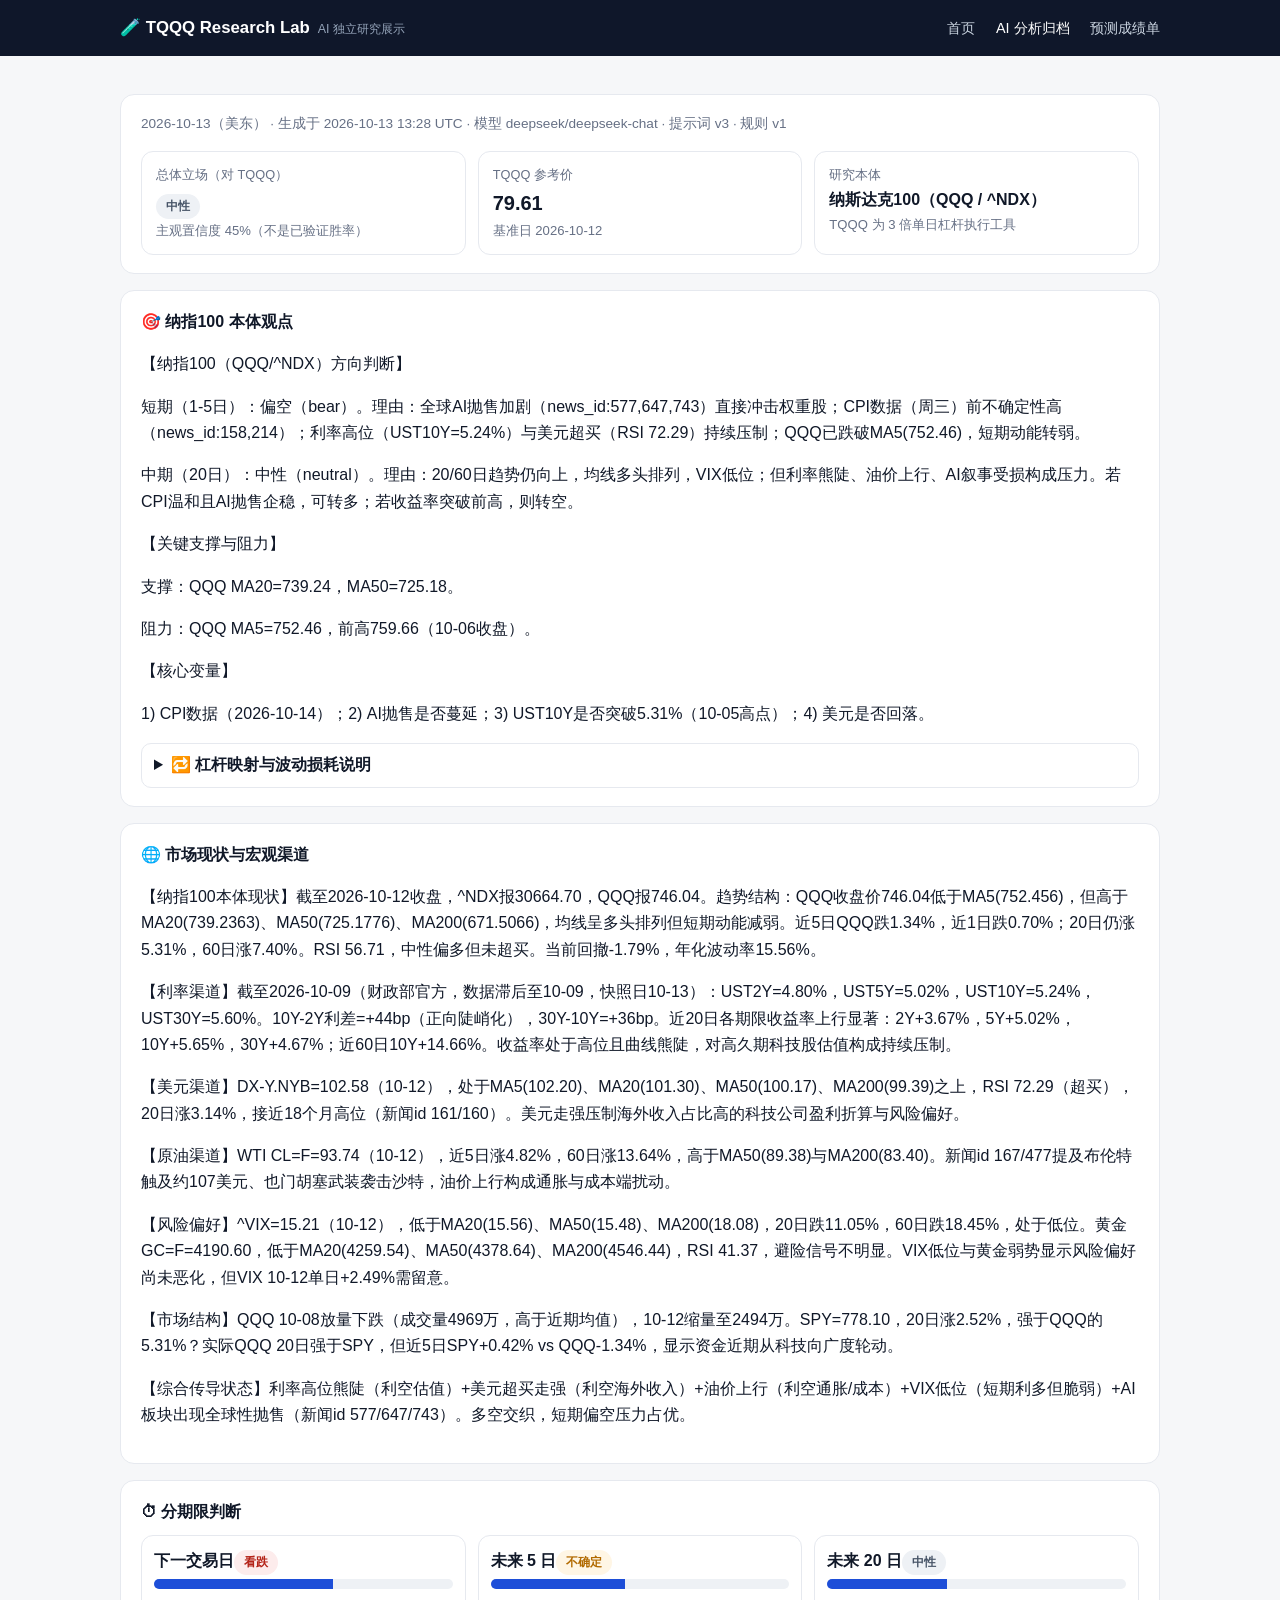
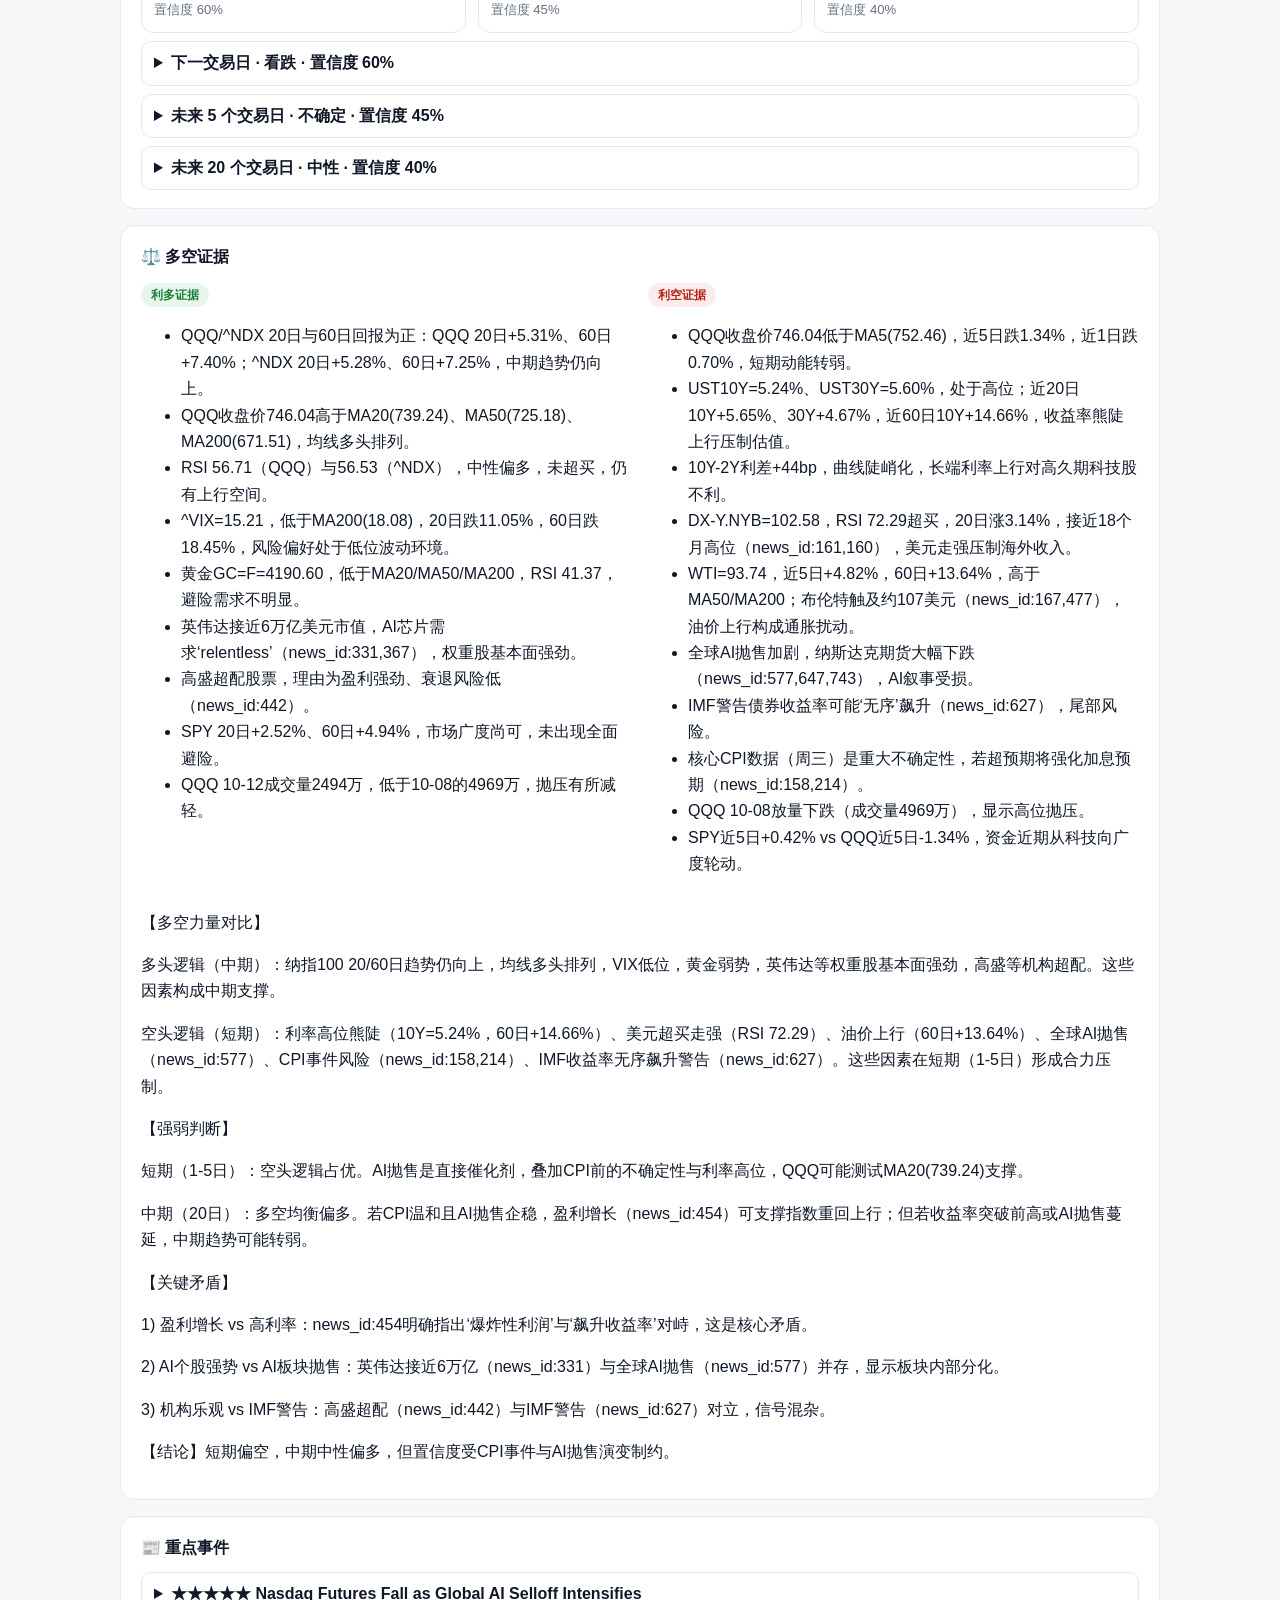
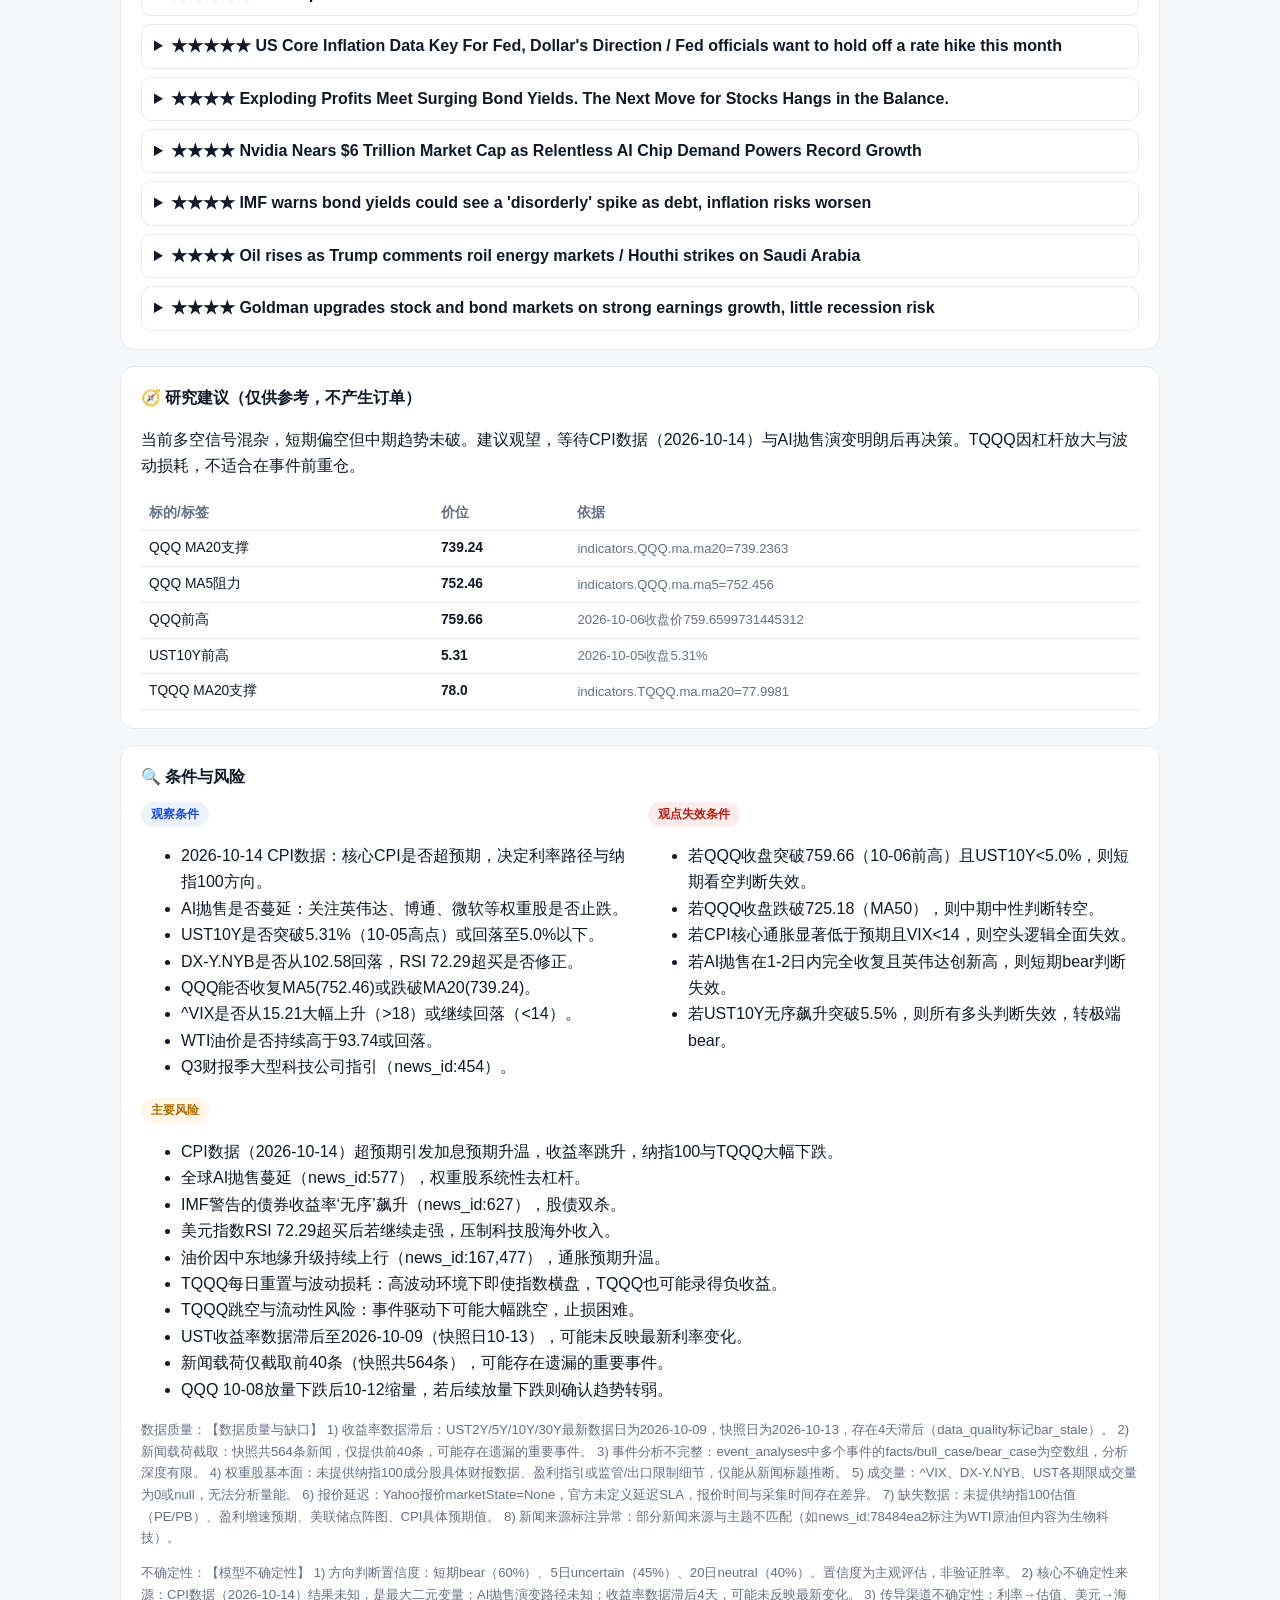
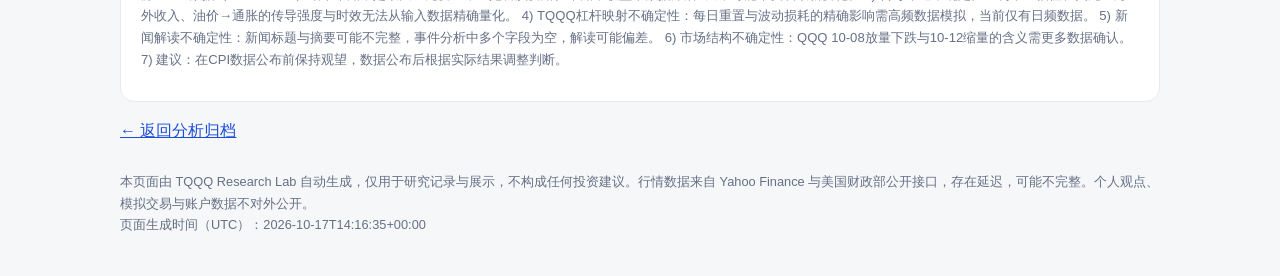
<file: analysis/2026-10-13.html>
<!doctype html>
<html lang="zh-CN">
<head>
<meta charset="utf-8">
<meta name="viewport" content="width=device-width, initial-scale=1">
<title>AI 独立分析 2026-10-13 · TQQQ Research Lab</title>
<link rel="stylesheet" href="../assets/style.css">
</head>
<body>
<header class="site-header"><div class="wrap">
  <div class="brand">🧪 TQQQ Research Lab<span class="tag">AI 独立研究展示</span></div>
  <nav>
    <a href="../index.html">首页</a>
    <a href="../analysis/index.html" style="color:#fff">AI 分析归档</a>
    <a href="../forecasts.html">预测成绩单</a>
  </nav>
</div></header>
<main class="wrap">

<section class="panel">
  <div class="meta">2026-10-13（美东） · 生成于
    2026-10-13 13:28 UTC ·
    模型 deepseek/deepseek-chat ·
    提示词 v3 · 规则 v1</div>
  <div class="grid" style="grid-template-columns:repeat(3,1fr)">
    <div class="card"><div class="k">总体立场（对 TQQQ）</div>
      <div class="v"><span class="chip neutral">中性</span></div>
      <div class="small">主观置信度 45%（不是已验证胜率）</div></div>
    <div class="card"><div class="k">TQQQ 参考价</div><div class="v">79.61</div>
      <div class="small">基准日 2026-10-12</div></div>
    <div class="card"><div class="k">研究本体</div><div class="v" style="font-size:1rem">
      纳斯达克100（QQQ / ^NDX）</div>
      <div class="small">TQQQ 为 3 倍单日杠杆执行工具</div></div>
  </div>
</section>
<section class="panel"><h3>🎯 纳指100 本体观点</h3>
  <p>【纳指100（QQQ/^NDX）方向判断】</p><p>短期（1-5日）：偏空（bear）。理由：全球AI抛售加剧（news_id:577,647,743）直接冲击权重股；CPI数据（周三）前不确定性高（news_id:158,214）；利率高位（UST10Y=5.24%）与美元超买（RSI 72.29）持续压制；QQQ已跌破MA5(752.46)，短期动能转弱。</p><p>中期（20日）：中性（neutral）。理由：20/60日趋势仍向上，均线多头排列，VIX低位；但利率熊陡、油价上行、AI叙事受损构成压力。若CPI温和且AI抛售企稳，可转多；若收益率突破前高，则转空。</p><p>【关键支撑与阻力】</p><p>支撑：QQQ MA20=739.24，MA50=725.18。</p><p>阻力：QQQ MA5=752.46，前高759.66（10-06收盘）。</p><p>【核心变量】</p><p>1) CPI数据（2026-10-14）；2) AI抛售是否蔓延；3) UST10Y是否突破5.31%（10-05高点）；4) 美元是否回落。</p>
  <details><summary>🔁 杠杆映射与波动损耗说明</summary><p>【TQQQ杠杆机制关键假设与风险】</p><p>1) 每日重置：TQQQ以纳指100单日表现3倍为目标，每日重置。多日持有收益不等于指数累计收益×3。</p><p>2) 波动损耗：TQQQ年化波动率46.34%（vs QQQ 15.56%），高波动环境下复利损耗显著。当前QQQ年化波动率15.56%处于中低水平，但AI抛售可能推升波动率，加剧TQQQ损耗。</p><p>3) 路径依赖：若纳指100先跌5%再涨5%，指数回到原点，但TQQQ因每日重置将录得负收益（约-0.75%×3的复利效应）。</p><p>4) 跳空风险：TQQQ当前价79.61，若纳指100因AI抛售或CPI跳空低开3%，TQQQ可能跳空低开约9%，流动性风险上升。</p><p>5) 当前TQQQ技术面：价格79.61低于MA5(81.80)，高于MA20(78.00)、MA50(74.38)、MA200(64.22)；RSI 55.08；当前回撤-8.34%；年化波动率46.34%。</p><p>6) 映射原则：本次对纳指100短期偏空判断，映射到TQQQ应放大为更大幅度的下行风险，但不得简单将指数跌幅×3作为预期收益。若纳指100跌2%，TQQQ理论跌约6%，但实际可能因波动率上升与路径依赖而更大。</p><p>7) 关键风险：CPI事件（10-14）可能引发单日大幅波动，TQQQ持有者面临显著的跳空与流动性风险。</p></details>
</section>
<section class="panel"><h3>🌐 市场现状与宏观渠道</h3><p>【纳指100本体现状】截至2026-10-12收盘，^NDX报30664.70，QQQ报746.04。趋势结构：QQQ收盘价746.04低于MA5(752.456)，但高于MA20(739.2363)、MA50(725.1776)、MA200(671.5066)，均线呈多头排列但短期动能减弱。近5日QQQ跌1.34%，近1日跌0.70%；20日仍涨5.31%，60日涨7.40%。RSI 56.71，中性偏多但未超买。当前回撤-1.79%，年化波动率15.56%。</p><p>【利率渠道】截至2026-10-09（财政部官方，数据滞后至10-09，快照日10-13）：UST2Y=4.80%，UST5Y=5.02%，UST10Y=5.24%，UST30Y=5.60%。10Y-2Y利差=+44bp（正向陡峭化），30Y-10Y=+36bp。近20日各期限收益率上行显著：2Y+3.67%，5Y+5.02%，10Y+5.65%，30Y+4.67%；近60日10Y+14.66%。收益率处于高位且曲线熊陡，对高久期科技股估值构成持续压制。</p><p>【美元渠道】DX-Y.NYB=102.58（10-12），处于MA5(102.20)、MA20(101.30)、MA50(100.17)、MA200(99.39)之上，RSI 72.29（超买），20日涨3.14%，接近18个月高位（新闻id 161/160）。美元走强压制海外收入占比高的科技公司盈利折算与风险偏好。</p><p>【原油渠道】WTI CL=F=93.74（10-12），近5日涨4.82%，60日涨13.64%，高于MA50(89.38)与MA200(83.40)。新闻id 167/477提及布伦特触及约107美元、也门胡塞武装袭击沙特，油价上行构成通胀与成本端扰动。</p><p>【风险偏好】^VIX=15.21（10-12），低于MA20(15.56)、MA50(15.48)、MA200(18.08)，20日跌11.05%，60日跌18.45%，处于低位。黄金GC=F=4190.60，低于MA20(4259.54)、MA50(4378.64)、MA200(4546.44)，RSI 41.37，避险信号不明显。VIX低位与黄金弱势显示风险偏好尚未恶化，但VIX 10-12单日+2.49%需留意。</p><p>【市场结构】QQQ 10-08放量下跌（成交量4969万，高于近期均值），10-12缩量至2494万。SPY=778.10，20日涨2.52%，强于QQQ的5.31%？实际QQQ 20日强于SPY，但近5日SPY+0.42% vs QQQ-1.34%，显示资金近期从科技向广度轮动。</p><p>【综合传导状态】利率高位熊陡（利空估值）+美元超买走强（利空海外收入）+油价上行（利空通胀/成本）+VIX低位（短期利多但脆弱）+AI板块出现全球性抛售（新闻id 577/647/743）。多空交织，短期偏空压力占优。</p></section>
<section class="panel"><h3>⏱ 分期限判断</h3><div class='grid' style='grid-template-columns:repeat(3,1fr)'><div class='hcall'><b>下一交易日</b><span class='chip bear'>看跌</span><div class='bar'><span style='width:60%'></span></div><div class='small'>置信度 60%</div></div><div class='hcall'><b>未来 5 日</b><span class='chip uncertain'>不确定</span><div class='bar'><span style='width:45%'></span></div><div class='small'>置信度 45%</div></div><div class='hcall'><b>未来 20 日</b><span class='chip neutral'>中性</span><div class='bar'><span style='width:40%'></span></div><div class='small'>置信度 40%</div></div></div>
  <details><summary>下一交易日 · 看跌 · 置信度 60%</summary><p><b>依据</b>：纳指100短期偏空：全球AI抛售加剧（news_id:577,647,743）预示10-13低开；QQQ已跌破MA5(752.46)，10-12收746.04；CPI前避险情绪。映射到TQQQ：按日3倍放大，若QQQ跌1%，TQQQ理论跌约3%，但跳空与波动率上升可能放大至4-5%。注意：此为单日判断，不涉及多日复利损耗。</p><p><b>失效条件</b>：若QQQ开盘收复752.46（MA5）或VIX大幅回落至14以下，则空头判断失效。</p></details><details><summary>未来 5 个交易日 · 不确定 · 置信度 45%</summary><p><b>依据</b>：5日窗口覆盖CPI数据（2026-10-14）与财报季启动，事件驱动双向风险。纳指100中期趋势未破（MA20=739.24支撑），但利率高位与AI抛售构成压力。映射到TQQQ：5日持有期内每日重置与波动损耗显著，即使QQQ回到原点，TQQQ也可能录得负收益。当前TQQQ年化波动率46.34%，高波动下路径依赖风险大。不得将QQQ 5日收益×3作为TQQQ预期。</p><p><b>失效条件</b>：若CPI显著低于预期且AI抛售企稳，方向转bull；若CPI超预期且UST10Y突破5.31%，方向转bear。</p></details><details><summary>未来 20 个交易日 · 中性 · 置信度 40%</summary><p><b>依据</b>：20日窗口内，纳指100中期趋势（MA20/MA50多头排列）与高利率、AI叙事受损形成拉锯。QQQ 20日+5.31%显示中期动能尚存，但利率熊陡（10Y 60日+14.66%）与美元超买构成压制。映射到TQQQ：20日持有期内复利损耗与波动率拖累显著，TQQQ 20日+15.15%虽高于QQQ的+5.31%（约2.85倍），但低于理论3倍，且当前回撤-8.34%显示杠杆放大下行。若QQQ 20日横盘，TQQQ可能因波动损耗录得负收益。</p><p><b>失效条件</b>：若QQQ突破759.66前高且UST10Y回落至5.0%以下，转bull；若QQQ跌破MA50(725.18)，转bear。</p></details></section>
<section class="panel"><h3>⚖️ 多空证据</h3>
  <div class="two-col">
    <div><b class="chip bull">利多证据</b><ul><li>QQQ/^NDX 20日与60日回报为正：QQQ 20日+5.31%、60日+7.40%；^NDX 20日+5.28%、60日+7.25%，中期趋势仍向上。</li><li>QQQ收盘价746.04高于MA20(739.24)、MA50(725.18)、MA200(671.51)，均线多头排列。</li><li>RSI 56.71（QQQ）与56.53（^NDX），中性偏多，未超买，仍有上行空间。</li><li>^VIX=15.21，低于MA200(18.08)，20日跌11.05%，60日跌18.45%，风险偏好处于低位波动环境。</li><li>黄金GC=F=4190.60，低于MA20/MA50/MA200，RSI 41.37，避险需求不明显。</li><li>英伟达接近6万亿美元市值，AI芯片需求‘relentless’（news_id:331,367），权重股基本面强劲。</li><li>高盛超配股票，理由为盈利强劲、衰退风险低（news_id:442）。</li><li>SPY 20日+2.52%、60日+4.94%，市场广度尚可，未出现全面避险。</li><li>QQQ 10-12成交量2494万，低于10-08的4969万，抛压有所减轻。</li></ul></div>
    <div><b class="chip bear">利空证据</b><ul><li>QQQ收盘价746.04低于MA5(752.46)，近5日跌1.34%，近1日跌0.70%，短期动能转弱。</li><li>UST10Y=5.24%、UST30Y=5.60%，处于高位；近20日10Y+5.65%、30Y+4.67%，近60日10Y+14.66%，收益率熊陡上行压制估值。</li><li>10Y-2Y利差+44bp，曲线陡峭化，长端利率上行对高久期科技股不利。</li><li>DX-Y.NYB=102.58，RSI 72.29超买，20日涨3.14%，接近18个月高位（news_id:161,160），美元走强压制海外收入。</li><li>WTI=93.74，近5日+4.82%，60日+13.64%，高于MA50/MA200；布伦特触及约107美元（news_id:167,477），油价上行构成通胀扰动。</li><li>全球AI抛售加剧，纳斯达克期货大幅下跌（news_id:577,647,743），AI叙事受损。</li><li>IMF警告债券收益率可能‘无序’飙升（news_id:627），尾部风险。</li><li>核心CPI数据（周三）是重大不确定性，若超预期将强化加息预期（news_id:158,214）。</li><li>QQQ 10-08放量下跌（成交量4969万），显示高位抛压。</li><li>SPY近5日+0.42% vs QQQ近5日-1.34%，资金近期从科技向广度轮动。</li></ul></div>
  </div>
  <p>【多空力量对比】</p><p>多头逻辑（中期）：纳指100 20/60日趋势仍向上，均线多头排列，VIX低位，黄金弱势，英伟达等权重股基本面强劲，高盛等机构超配。这些因素构成中期支撑。</p><p>空头逻辑（短期）：利率高位熊陡（10Y=5.24%，60日+14.66%）、美元超买走强（RSI 72.29）、油价上行（60日+13.64%）、全球AI抛售（news_id:577）、CPI事件风险（news_id:158,214）、IMF收益率无序飙升警告（news_id:627）。这些因素在短期（1-5日）形成合力压制。</p><p>【强弱判断】</p><p>短期（1-5日）：空头逻辑占优。AI抛售是直接催化剂，叠加CPI前的不确定性与利率高位，QQQ可能测试MA20(739.24)支撑。</p><p>中期（20日）：多空均衡偏多。若CPI温和且AI抛售企稳，盈利增长（news_id:454）可支撑指数重回上行；但若收益率突破前高或AI抛售蔓延，中期趋势可能转弱。</p><p>【关键矛盾】</p><p>1) 盈利增长 vs 高利率：news_id:454明确指出‘爆炸性利润’与‘飙升收益率’对峙，这是核心矛盾。</p><p>2) AI个股强势 vs AI板块抛售：英伟达接近6万亿（news_id:331）与全球AI抛售（news_id:577）并存，显示板块内部分化。</p><p>3) 机构乐观 vs IMF警告：高盛超配（news_id:442）与IMF警告（news_id:627）对立，信号混杂。</p><p>【结论】短期偏空，中期中性偏多，但置信度受CPI事件与AI抛售演变制约。</p>
</section>
<section class="panel"><h3>📰 重点事件</h3><details><summary>★★★★★ Nasdaq Futures Fall as Global AI Selloff Intensifies</summary><p class='small'>来源引用：news_id:577,647,743</p><div class='two-col'><div><b>事实</b><ul><li>WSJ标题：Nasdaq Futures Fall as Global AI Selloff Intensifies，发布于2026-10-13T11:58:00+00:00。</li><li>摘要：纳斯达克期货大幅下跌，AI股抛售加剧，因对中国竞争的担忧升温；油价下跌与避险需求为国债收益率提供一定缓解。</li></ul><b>利多解读</b><ul><li>若抛售为情绪性超调，收益率回落可能触发技术性反弹。</li></ul></div><div><b>推断</b><ul><li>AI板块抛售直接冲击纳指100权重股（英伟达、博通、微软等），是当前最直接的利空传导。</li><li>‘对中国竞争的担忧’指向出口限制/竞争格局渠道，可能压制半导体板块估值。</li><li>油价下跌与避险需求压低收益率，部分对冲估值压力，但不足以抵消AI盈利叙事受损。</li></ul><b>利空解读</b><ul><li>AI叙事是纳指100核心支撑，全球性抛售可能引发多日去杠杆。</li><li>期货下跌预示10-13现货低开，TQQQ因3倍杠杆放大跌幅。</li></ul></div></div><p><b>传导路径</b>：AI竞争担忧→半导体/大型科技权重股下跌→纳指100下行→TQQQ按日3倍放大，且高波动下复利损耗加剧。</p><p><b>对 TQQQ 影响</b>：方向：bear；置信度：高；幅度：显著；期限：短期（1-3日）。TQQQ对纳指100单日跌幅放大3倍，且跳空风险高。</p><ul><li>未提供具体跌幅、涉及个股与‘中国竞争’的具体内容。</li><li>未提供期货具体点位。</li></ul></details><details><summary>★★★★★ US Core Inflation Data Key For Fed, Dollar&#x27;s Direction / Fed officials want to hold off a rate hike this month</summary><p class='small'>来源引用：news_id:158,214,212,244</p><div class='two-col'><div><b>事实</b><ul><li>Monex Europe：美元对9月通胀数据的反应主要取决于核心通胀（剔除能源食品），发布于2026-10-12T10:39:45+00:00。</li><li>MarketWatch：美联储官员希望本月暂不加息，但价格上升可能触发10月底会议行动，发布于2026-10-12T11:00:00+00:00。</li><li>CPI数据将于周三（2026-10-14）发布。</li></ul><b>利多解读</b><ul><li>若CPI温和，加息担忧解除，收益率回落可提振成长股。</li></ul></div><div><b>推断</b><ul><li>核心CPI是本周最大宏观变量，直接决定利率路径与美元方向。</li><li>若核心CPI超预期，加息预期升温→收益率上行→纳指100估值承压；若低于预期，则缓解压力。</li><li>当前UST10Y=5.24%已处高位，进一步上行空间与股市承受力是关键。</li></ul><b>利空解读</b><ul><li>若CPI超预期，10月底加息概率上升，高久期科技股首当其冲。</li><li>美元已处18个月高位（RSI 72.29超买），CPI强可能推动美元进一步走强。</li></ul></div></div><p><b>传导路径</b>：CPI数据→美联储10月底决策预期→收益率与美元→纳指100估值折现率→TQQQ方向。</p><p><b>对 TQQQ 影响</b>：方向：uncertain（事件驱动，双向风险）；置信度：中；期限：1-5日。事件前波动率可能上升，对杠杆ETF不利。</p><ul><li>未提供CPI具体预期值或前值。</li><li>未提供美联储10月底会议具体日期。</li></ul></details><details><summary>★★★★ Exploding Profits Meet Surging Bond Yields. The Next Move for Stocks Hangs in the Balance.</summary><p class='small'>来源引用：news_id:454</p><div class='two-col'><div><b>事实</b><ul><li>Yahoo Finance（微软MSFT源）：企业盈利可能再次大幅增长，但市场可能需要更多，发布于2026-10-12T12:06:00+00:00。</li><li>标题指出‘爆炸性利润’与‘飙升的债券收益率’对峙。</li></ul><b>利多解读</b><ul><li>盈利强劲可部分抵消高利率压力，支撑指数。</li></ul></div><div><b>推断</b><ul><li>盈利增长与高收益率的拉锯是当前纳指100的核心矛盾。</li><li>若Q3财报超预期但收益率维持高位，估值扩张受限，指数可能震荡而非趋势上行。</li></ul><b>利空解读</b><ul><li>‘市场可能需要更多’暗示盈利超预期门槛提高，不及预期风险大。</li></ul></div></div><p><b>传导路径</b>：Q3财报季→盈利验证→与收益率竞争→纳指100方向选择。</p><p><b>对 TQQQ 影响</b>：方向：neutral；置信度：中；期限：5-20日。财报季波动率上升，杠杆ETF路径依赖风险加大。</p><ul><li>未提供具体盈利增速预期或已公布财报数据。</li></ul></details><details><summary>★★★★ Nvidia Nears $6 Trillion Market Cap as Relentless AI Chip Demand Powers Record Growth</summary><p class='small'>来源引用：news_id:331,367</p><div class='two-col'><div><b>事实</b><ul><li>TIKR：英伟达接近6万亿美元市值，AI芯片需求推动创纪录增长，发布于2026-10-12T12:53:44+00:00。</li><li>NVDA股价截至10-09为229美元，52周高点243美元，目标价329美元；近6个月涨21%。</li></ul><b>利多解读</b><ul><li>AI芯片需求‘ relentless’支撑盈利，权重股强势可托底指数。</li></ul></div><div><b>推断</b><ul><li>英伟达作为纳指100最大权重股之一，其强势是指数的重要支撑。</li><li>但‘接近6万亿’与‘目标价329’可能隐含乐观预期已充分定价，边际利好减弱。</li></ul><b>利空解读</b><ul><li>与新闻id 577的AI抛售形成矛盾，显示AI板块内部分化与高波动。</li></ul></div></div><p><b>传导路径</b>：英伟达盈利→纳指100权重股支撑→但若AI抛售蔓延，个股强势难敌板块系统性去杠杆。</p><p><b>对 TQQQ 影响</b>：方向：bull（个股层面）；置信度：中；期限：5-20日。但需警惕板块抛售抵消个股利好。</p><ul><li>未提供英伟达最新财报具体数字。</li><li>‘6万亿’为标题表述，未提供精确市值。</li></ul></details><details><summary>★★★★ IMF warns bond yields could see a &#x27;disorderly&#x27; spike as debt, inflation risks worsen</summary><p class='small'>来源引用：news_id:627</p><div class='two-col'><div><b>事实</b><ul><li>CNBC：IMF警告政府债券市场风险恶化，收益率可能急剧且无序飙升，发布于2026-10-13T04:54:07+00:00。</li></ul><b>利多解读</b><ul><li>警告本身可能促使政策干预，缓和收益率上行。</li></ul></div><div><b>推断</b><ul><li>IMF警告强化了利率上行风险叙事，对高久期科技股构成尾部风险。</li><li>‘无序飙升’若发生，将同时冲击股债市场，TQQQ因杠杆放大损失。</li></ul><b>利空解读</b><ul><li>收益率无序飙升是纳指100最大尾部风险之一，当前UST10Y=5.24%已高。</li></ul></div></div><p><b>传导路径</b>：债务/通胀风险→债券市场无序→收益率飙升→估值折现率跳升→纳指100下跌→TQQQ放大。</p><p><b>对 TQQQ 影响</b>：方向：bear（尾部风险）；置信度：低-中；期限：20日。属于低概率高影响事件。</p><ul><li>未提供IMF报告具体细节或触发条件。</li></ul></details><details><summary>★★★★ Oil rises as Trump comments roil energy markets / Houthi strikes on Saudi Arabia</summary><p class='small'>来源引用：news_id:167,477,508</p><div class='two-col'><div><b>事实</b><ul><li>Yahoo Finance：布伦特油价周一触及近107美元/桶，也门伊朗支持的胡塞武装袭击沙特，加剧供应担忧，发布于2026-10-12T11:10:46+00:00及13:43:02+00:00。</li><li>TheStreet：投资者关注中东紧张局势升级，威胁全球能源供应，发布于2026-10-12T13:51:07+00:00。</li></ul><b>利多解读</b><ul><li>若油价回落（新闻id 577提及油价下跌），通胀压力缓解，利多成长股。</li></ul></div><div><b>推断</b><ul><li>油价上行通过通胀渠道施压收益率，间接压制纳指100估值。</li><li>地缘政治升级可能同时推高油价与避险情绪，对风险资产不利。</li></ul><b>利空解读</b><ul><li>油价持续上行→通胀预期升温→美联储更难鸽派→收益率上行→纳指100承压。</li></ul></div></div><p><b>传导路径</b>：中东地缘→油价→通胀预期→美联储政策→收益率→纳指100估值。</p><p><b>对 TQQQ 影响</b>：方向：bear（弱传导）；置信度：中；期限：5-20日。油价对纳指100为间接渠道，影响弱于利率与AI叙事。</p><ul><li>WTI数据（93.74）与新闻提及的布伦特107美元存在价差，未提供统一基准。</li></ul></details><details><summary>★★★★ Goldman upgrades stock and bond markets on strong earnings growth, little recession risk</summary><p class='small'>来源引用：news_id:442</p><div class='two-col'><div><b>事实</b><ul><li>CNBC：高盛超配股票（3个月）与债券（12个月），理由为盈利强劲、估值较低、衰退风险低，发布于2026-10-12T13:31:13+00:00。</li></ul><b>利多解读</b><ul><li>机构超配股票→资金流入→支撑纳指100。</li></ul></div><div><b>推断</b><ul><li>高盛观点代表部分机构乐观立场，可能支撑风险偏好。</li><li>但‘估值较低’与纳指100当前估值需自行判断，未提供具体估值数据。</li></ul><b>利空解读</b><ul><li>单一机构观点，且与IMF警告（id 627）形成对立，信号混杂。</li></ul></div></div><p><b>传导路径</b>：机构配置→风险偏好→纳指100资金面。</p><p><b>对 TQQQ 影响</b>：方向：bull（弱）；置信度：低；期限：5-20日。</p><ul><li>未提供高盛报告具体估值或盈利预测数据。</li></ul></details></section>
<section class="panel"><h3>🧭 研究建议（仅供参考，不产生订单）</h3>
  <p>当前多空信号混杂，短期偏空但中期趋势未破。建议观望，等待CPI数据（2026-10-14）与AI抛售演变明朗后再决策。TQQQ因杠杆放大与波动损耗，不适合在事件前重仓。</p><table><tr><th>标的/标签</th><th>价位</th><th>依据</th></tr><tr><td>QQQ MA20支撑</td><td><b>739.24</b></td><td class='small'>indicators.QQQ.ma.ma20=739.2363</td></tr><tr><td>QQQ MA5阻力</td><td><b>752.46</b></td><td class='small'>indicators.QQQ.ma.ma5=752.456</td></tr><tr><td>QQQ前高</td><td><b>759.66</b></td><td class='small'>2026-10-06收盘价759.6599731445312</td></tr><tr><td>UST10Y前高</td><td><b>5.31</b></td><td class='small'>2026-10-05收盘5.31%</td></tr><tr><td>TQQQ MA20支撑</td><td><b>78.0</b></td><td class='small'>indicators.TQQQ.ma.ma20=77.9981</td></tr></table>
</section>
<section class="panel"><h3>🔍 条件与风险</h3>
  <div class="two-col">
    <div><b class="chip accent">观察条件</b><ul><li>2026-10-14 CPI数据：核心CPI是否超预期，决定利率路径与纳指100方向。</li><li>AI抛售是否蔓延：关注英伟达、博通、微软等权重股是否止跌。</li><li>UST10Y是否突破5.31%（10-05高点）或回落至5.0%以下。</li><li>DX-Y.NYB是否从102.58回落，RSI 72.29超买是否修正。</li><li>QQQ能否收复MA5(752.46)或跌破MA20(739.24)。</li><li>^VIX是否从15.21大幅上升（&gt;18）或继续回落（&lt;14）。</li><li>WTI油价是否持续高于93.74或回落。</li><li>Q3财报季大型科技公司指引（news_id:454）。</li></ul></div>
    <div><b class="chip bear">观点失效条件</b><ul><li>若QQQ收盘突破759.66（10-06前高）且UST10Y&lt;5.0%，则短期看空判断失效。</li><li>若QQQ收盘跌破725.18（MA50），则中期中性判断转空。</li><li>若CPI核心通胀显著低于预期且VIX&lt;14，则空头逻辑全面失效。</li><li>若AI抛售在1-2日内完全收复且英伟达创新高，则短期bear判断失效。</li><li>若UST10Y无序飙升突破5.5%，则所有多头判断失效，转极端bear。</li></ul></div>
  </div>
  <b class="chip uncertain">主要风险</b>
  <ul><li>CPI数据（2026-10-14）超预期引发加息预期升温，收益率跳升，纳指100与TQQQ大幅下跌。</li><li>全球AI抛售蔓延（news_id:577），权重股系统性去杠杆。</li><li>IMF警告的债券收益率‘无序’飙升（news_id:627），股债双杀。</li><li>美元指数RSI 72.29超买后若继续走强，压制科技股海外收入。</li><li>油价因中东地缘升级持续上行（news_id:167,477），通胀预期升温。</li><li>TQQQ每日重置与波动损耗：高波动环境下即使指数横盘，TQQQ也可能录得负收益。</li><li>TQQQ跳空与流动性风险：事件驱动下可能大幅跳空，止损困难。</li><li>UST收益率数据滞后至2026-10-09（快照日10-13），可能未反映最新利率变化。</li><li>新闻载荷仅截取前40条（快照共564条），可能存在遗漏的重要事件。</li><li>QQQ 10-08放量下跌后10-12缩量，若后续放量下跌则确认趋势转弱。</li></ul>
  <p class="small">数据质量：【数据质量与缺口】

1) 收益率数据滞后：UST2Y/5Y/10Y/30Y最新数据日为2026-10-09，快照日为2026-10-13，存在4天滞后（data_quality标记bar_stale）。

2) 新闻载荷截取：快照共564条新闻，仅提供前40条，可能存在遗漏的重要事件。

3) 事件分析不完整：event_analyses中多个事件的facts/bull_case/bear_case为空数组，分析深度有限。

4) 权重股基本面：未提供纳指100成分股具体财报数据、盈利指引或监管/出口限制细节，仅能从新闻标题推断。

5) 成交量：^VIX、DX-Y.NYB、UST各期限成交量为0或null，无法分析量能。

6) 报价延迟：Yahoo报价marketState=None，官方未定义延迟SLA，报价时间与采集时间存在差异。

7) 缺失数据：未提供纳指100估值（PE/PB）、盈利增速预期、美联储点阵图、CPI具体预期值。

8) 新闻来源标注异常：部分新闻来源与主题不匹配（如news_id:78484ea2标注为WTI原油但内容为生物科技）。</p>
  <p class="small">不确定性：【模型不确定性】

1) 方向判断置信度：短期bear（60%）、5日uncertain（45%）、20日neutral（40%）。置信度为主观评估，非验证胜率。

2) 核心不确定性来源：CPI数据（2026-10-14）结果未知，是最大二元变量；AI抛售演变路径未知；收益率数据滞后4天，可能未反映最新变化。

3) 传导渠道不确定性：利率→估值、美元→海外收入、油价→通胀的传导强度与时效无法从输入数据精确量化。

4) TQQQ杠杆映射不确定性：每日重置与波动损耗的精确影响需高频数据模拟，当前仅有日频数据。

5) 新闻解读不确定性：新闻标题与摘要可能不完整，事件分析中多个字段为空，解读可能偏差。

6) 市场结构不确定性：QQQ 10-08放量下跌与10-12缩量的含义需更多数据确认。

7) 建议：在CPI数据公布前保持观望，数据公布后根据实际结果调整判断。</p>
</section>
<p><a href="index.html">← 返回分析归档</a></p>

<footer>
  <div>本页面由 TQQQ Research Lab 自动生成，仅用于研究记录与展示，不构成任何投资建议。行情数据来自 Yahoo Finance 与美国财政部公开接口，存在延迟，可能不完整。个人观点、模拟交易与账户数据不对外公开。</div>
  <div>页面生成时间（UTC）：2026-10-17T14:16:35+00:00</div>
</footer>
</main>
</body>
</html>
</file>
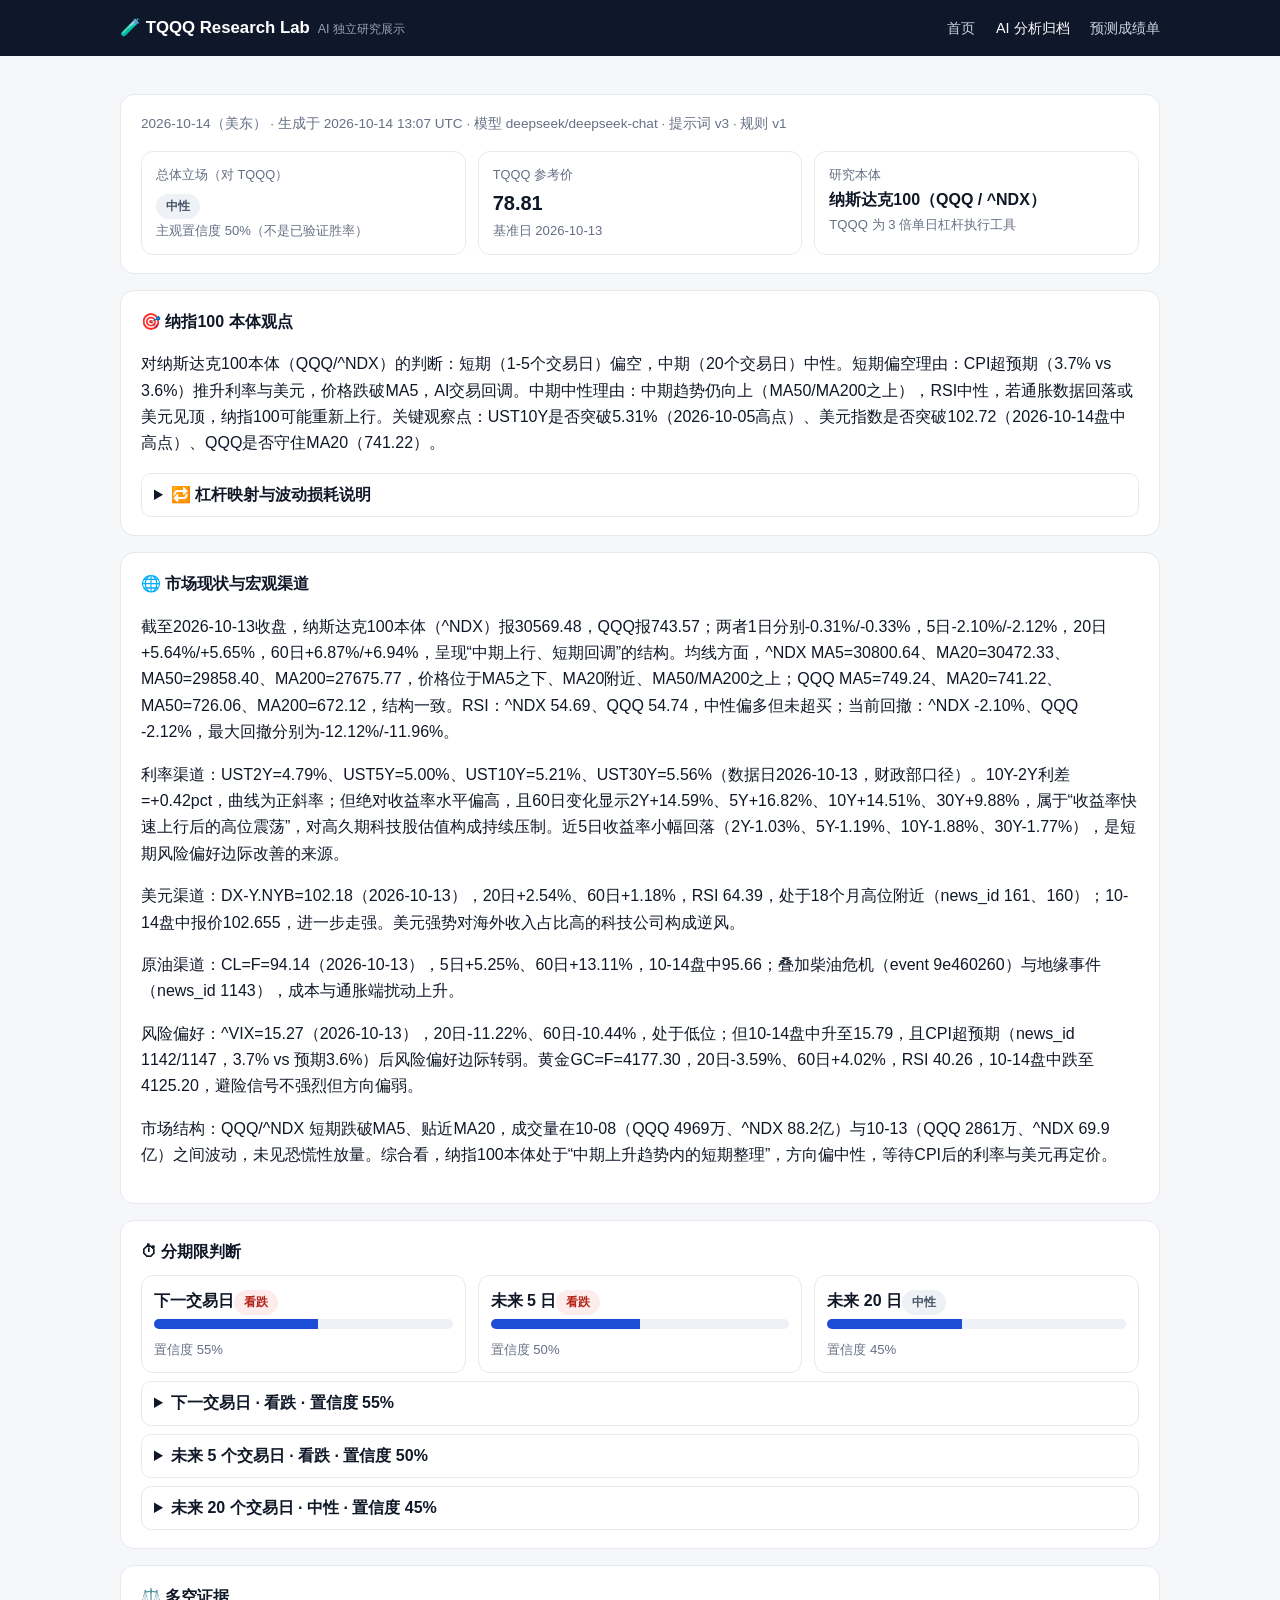
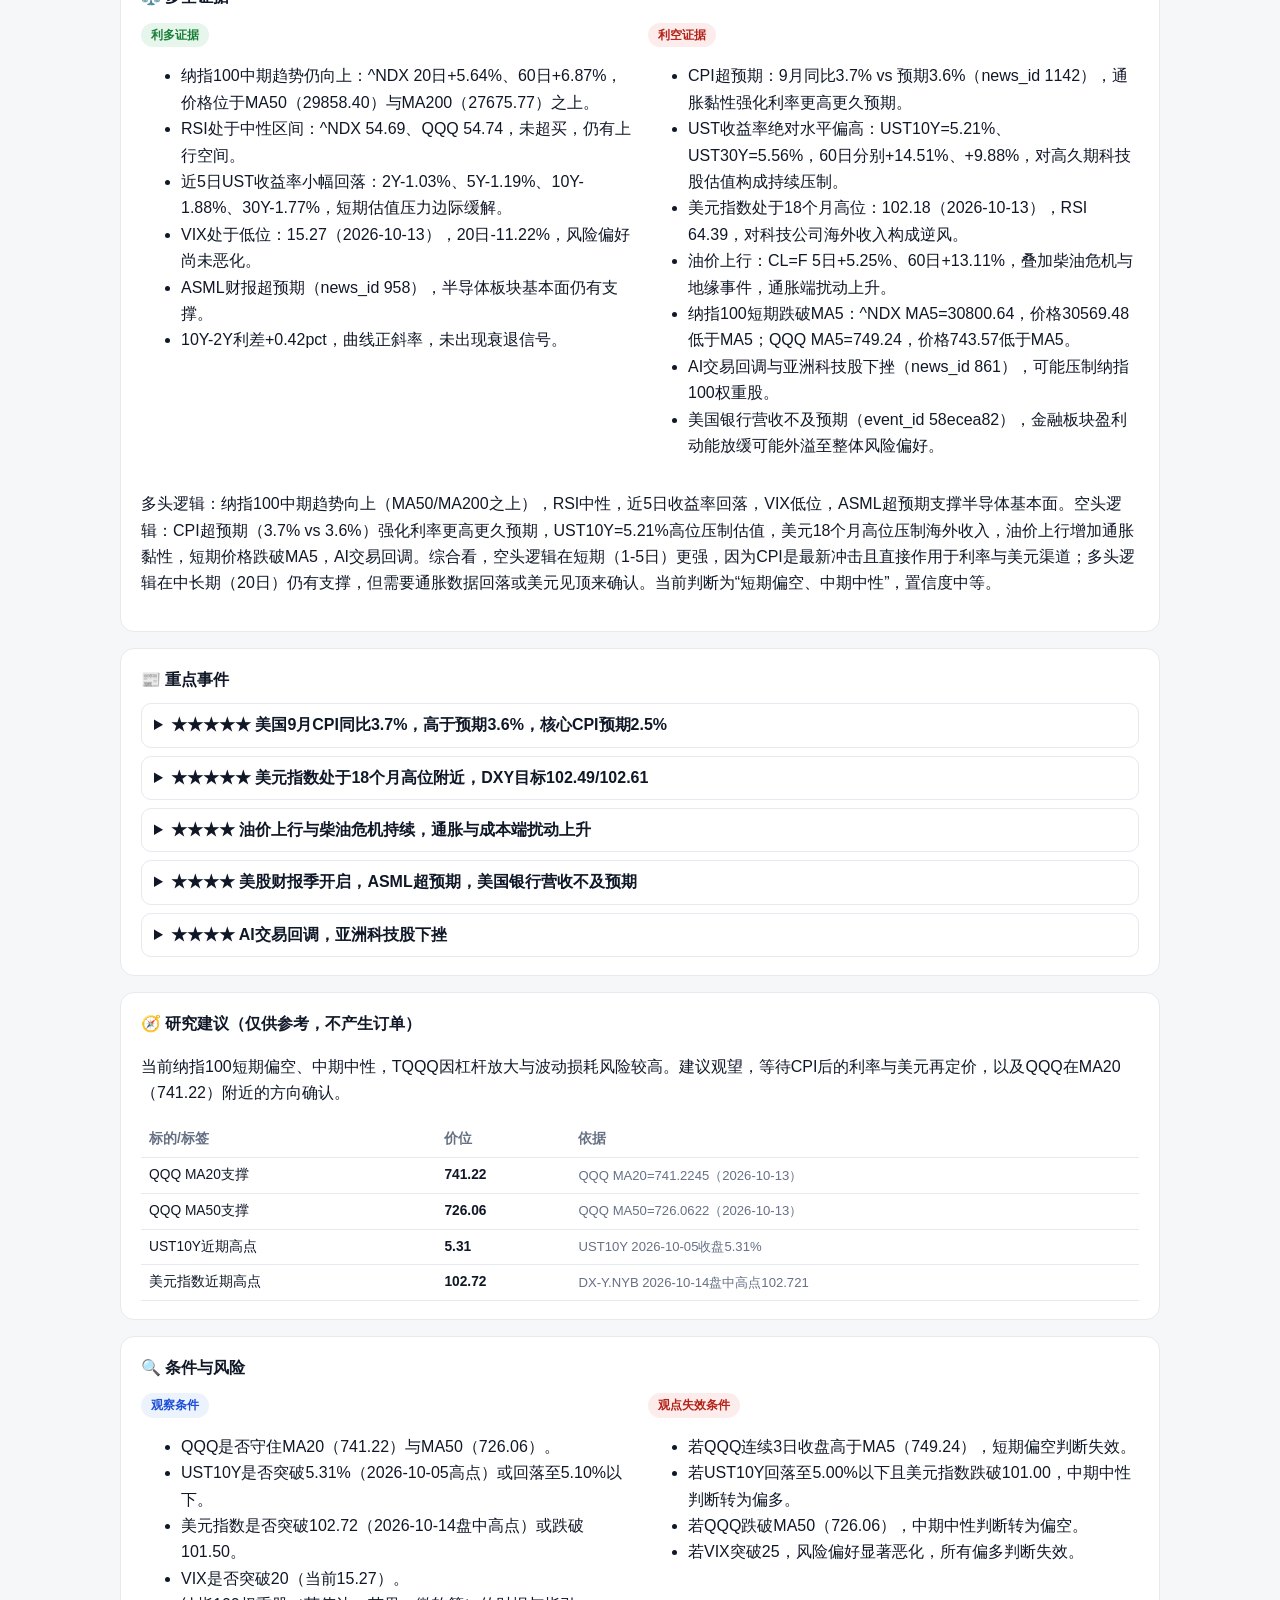
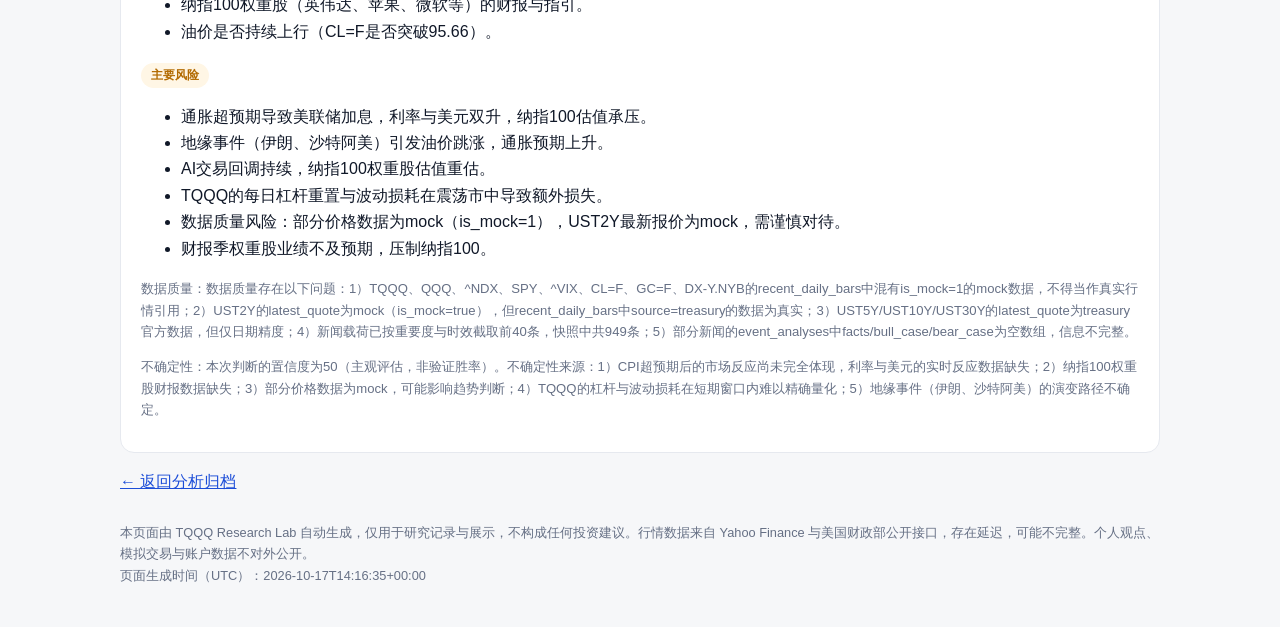
<file: analysis/2026-10-14.html>
<!doctype html>
<html lang="zh-CN">
<head>
<meta charset="utf-8">
<meta name="viewport" content="width=device-width, initial-scale=1">
<title>AI 独立分析 2026-10-14 · TQQQ Research Lab</title>
<link rel="stylesheet" href="../assets/style.css">
</head>
<body>
<header class="site-header"><div class="wrap">
  <div class="brand">🧪 TQQQ Research Lab<span class="tag">AI 独立研究展示</span></div>
  <nav>
    <a href="../index.html">首页</a>
    <a href="../analysis/index.html" style="color:#fff">AI 分析归档</a>
    <a href="../forecasts.html">预测成绩单</a>
  </nav>
</div></header>
<main class="wrap">

<section class="panel">
  <div class="meta">2026-10-14（美东） · 生成于
    2026-10-14 13:07 UTC ·
    模型 deepseek/deepseek-chat ·
    提示词 v3 · 规则 v1</div>
  <div class="grid" style="grid-template-columns:repeat(3,1fr)">
    <div class="card"><div class="k">总体立场（对 TQQQ）</div>
      <div class="v"><span class="chip neutral">中性</span></div>
      <div class="small">主观置信度 50%（不是已验证胜率）</div></div>
    <div class="card"><div class="k">TQQQ 参考价</div><div class="v">78.81</div>
      <div class="small">基准日 2026-10-13</div></div>
    <div class="card"><div class="k">研究本体</div><div class="v" style="font-size:1rem">
      纳斯达克100（QQQ / ^NDX）</div>
      <div class="small">TQQQ 为 3 倍单日杠杆执行工具</div></div>
  </div>
</section>
<section class="panel"><h3>🎯 纳指100 本体观点</h3>
  <p>对纳斯达克100本体（QQQ/^NDX）的判断：短期（1-5个交易日）偏空，中期（20个交易日）中性。短期偏空理由：CPI超预期（3.7% vs 3.6%）推升利率与美元，价格跌破MA5，AI交易回调。中期中性理由：中期趋势仍向上（MA50/MA200之上），RSI中性，若通胀数据回落或美元见顶，纳指100可能重新上行。关键观察点：UST10Y是否突破5.31%（2026-10-05高点）、美元指数是否突破102.72（2026-10-14盘中高点）、QQQ是否守住MA20（741.22）。</p>
  <details><summary>🔁 杠杆映射与波动损耗说明</summary><p>TQQQ以纳斯达克100单日表现3倍为目标，存在每日杠杆重置、复利路径依赖与高波动风险。本次判断映射：若纳指100短期偏空，TQQQ因3倍杠杆会放大跌幅，但需注意：1）每日重置意味着在震荡市中，即使指数最终持平，TQQQ也可能因波动损耗而下跌；2）TQQQ年化波动率45.71%，远高于QQQ的15.35%，跳空风险更大；3）TQQQ当前回撤-9.26%，最大回撤-36.97%，显示杠杆放大效应显著。因此，不能将纳指100的预期收益简单乘以3来推断TQQQ收益。在短期偏空判断下，TQQQ的下行风险大于指数本身；在中性判断下，TQQQ可能因波动损耗而表现弱于指数。</p></details>
</section>
<section class="panel"><h3>🌐 市场现状与宏观渠道</h3><p>截至2026-10-13收盘，纳斯达克100本体（^NDX）报30569.48，QQQ报743.57；两者1日分别-0.31%/-0.33%，5日-2.10%/-2.12%，20日+5.64%/+5.65%，60日+6.87%/+6.94%，呈现“中期上行、短期回调”的结构。均线方面，^NDX MA5=30800.64、MA20=30472.33、MA50=29858.40、MA200=27675.77，价格位于MA5之下、MA20附近、MA50/MA200之上；QQQ MA5=749.24、MA20=741.22、MA50=726.06、MA200=672.12，结构一致。RSI：^NDX 54.69、QQQ 54.74，中性偏多但未超买；当前回撤：^NDX -2.10%、QQQ -2.12%，最大回撤分别为-12.12%/-11.96%。</p><p>利率渠道：UST2Y=4.79%、UST5Y=5.00%、UST10Y=5.21%、UST30Y=5.56%（数据日2026-10-13，财政部口径）。10Y-2Y利差=+0.42pct，曲线为正斜率；但绝对收益率水平偏高，且60日变化显示2Y+14.59%、5Y+16.82%、10Y+14.51%、30Y+9.88%，属于“收益率快速上行后的高位震荡”，对高久期科技股估值构成持续压制。近5日收益率小幅回落（2Y-1.03%、5Y-1.19%、10Y-1.88%、30Y-1.77%），是短期风险偏好边际改善的来源。</p><p>美元渠道：DX-Y.NYB=102.18（2026-10-13），20日+2.54%、60日+1.18%，RSI 64.39，处于18个月高位附近（news_id 161、160）；10-14盘中报价102.655，进一步走强。美元强势对海外收入占比高的科技公司构成逆风。</p><p>原油渠道：CL=F=94.14（2026-10-13），5日+5.25%、60日+13.11%，10-14盘中95.66；叠加柴油危机（event 9e460260）与地缘事件（news_id 1143），成本与通胀端扰动上升。</p><p>风险偏好：^VIX=15.27（2026-10-13），20日-11.22%、60日-10.44%，处于低位；但10-14盘中升至15.79，且CPI超预期（news_id 1142/1147，3.7% vs 预期3.6%）后风险偏好边际转弱。黄金GC=F=4177.30，20日-3.59%、60日+4.02%，RSI 40.26，10-14盘中跌至4125.20，避险信号不强烈但方向偏弱。</p><p>市场结构：QQQ/^NDX 短期跌破MA5、贴近MA20，成交量在10-08（QQQ 4969万、^NDX 88.2亿）与10-13（QQQ 2861万、^NDX 69.9亿）之间波动，未见恐慌性放量。综合看，纳指100本体处于“中期上升趋势内的短期整理”，方向偏中性，等待CPI后的利率与美元再定价。</p></section>
<section class="panel"><h3>⏱ 分期限判断</h3><div class='grid' style='grid-template-columns:repeat(3,1fr)'><div class='hcall'><b>下一交易日</b><span class='chip bear'>看跌</span><div class='bar'><span style='width:55%'></span></div><div class='small'>置信度 55%</div></div><div class='hcall'><b>未来 5 日</b><span class='chip bear'>看跌</span><div class='bar'><span style='width:50%'></span></div><div class='small'>置信度 50%</div></div><div class='hcall'><b>未来 20 日</b><span class='chip neutral'>中性</span><div class='bar'><span style='width:45%'></span></div><div class='small'>置信度 45%</div></div></div>
  <details><summary>下一交易日 · 看跌 · 置信度 55%</summary><p><b>依据</b>：CPI超预期（3.7% vs 3.6%）是2026-10-14最新冲击，直接推升利率与美元预期，纳指100短期承压。TQQQ因3倍杠杆放大跌幅，但需注意单日跳空风险。</p><p><b>失效条件</b>：若QQQ在2026-10-14收盘高于743.57（前收盘），则短期偏空判断失效。</p></details><details><summary>未来 5 个交易日 · 看跌 · 置信度 50%</summary><p><b>依据</b>：CPI后的利率与美元再定价可能持续压制纳指100；价格已跌破MA5，短期动能偏弱。TQQQ在5日窗口内面临每日重置与波动损耗，若指数震荡下行，TQQQ跌幅可能大于指数3倍。</p><p><b>失效条件</b>：若UST10Y回落至5.10%以下且美元指数跌破101.50，则偏空判断失效。</p></details><details><summary>未来 20 个交易日 · 中性 · 置信度 45%</summary><p><b>依据</b>：中期趋势仍向上（MA50/MA200之上），但通胀与利率压力可能限制上行空间。TQQQ在20日窗口内路径依赖显著，若指数先跌后涨，波动损耗可能使TQQQ表现弱于指数3倍；若指数单边上行，TQQQ可能接近3倍。当前判断为中性，等待通胀与美元方向确认。</p><p><b>失效条件</b>：若QQQ跌破MA50（726.06）或UST10Y突破5.50%，则中性判断转为偏空。</p></details></section>
<section class="panel"><h3>⚖️ 多空证据</h3>
  <div class="two-col">
    <div><b class="chip bull">利多证据</b><ul><li>纳指100中期趋势仍向上：^NDX 20日+5.64%、60日+6.87%，价格位于MA50（29858.40）与MA200（27675.77）之上。</li><li>RSI处于中性区间：^NDX 54.69、QQQ 54.74，未超买，仍有上行空间。</li><li>近5日UST收益率小幅回落：2Y-1.03%、5Y-1.19%、10Y-1.88%、30Y-1.77%，短期估值压力边际缓解。</li><li>VIX处于低位：15.27（2026-10-13），20日-11.22%，风险偏好尚未恶化。</li><li>ASML财报超预期（news_id 958），半导体板块基本面仍有支撑。</li><li>10Y-2Y利差+0.42pct，曲线正斜率，未出现衰退信号。</li></ul></div>
    <div><b class="chip bear">利空证据</b><ul><li>CPI超预期：9月同比3.7% vs 预期3.6%（news_id 1142），通胀黏性强化利率更高更久预期。</li><li>UST收益率绝对水平偏高：UST10Y=5.21%、UST30Y=5.56%，60日分别+14.51%、+9.88%，对高久期科技股估值构成持续压制。</li><li>美元指数处于18个月高位：102.18（2026-10-13），RSI 64.39，对科技公司海外收入构成逆风。</li><li>油价上行：CL=F 5日+5.25%、60日+13.11%，叠加柴油危机与地缘事件，通胀端扰动上升。</li><li>纳指100短期跌破MA5：^NDX MA5=30800.64，价格30569.48低于MA5；QQQ MA5=749.24，价格743.57低于MA5。</li><li>AI交易回调与亚洲科技股下挫（news_id 861），可能压制纳指100权重股。</li><li>美国银行营收不及预期（event_id 58ecea82），金融板块盈利动能放缓可能外溢至整体风险偏好。</li></ul></div>
  </div>
  <p>多头逻辑：纳指100中期趋势向上（MA50/MA200之上），RSI中性，近5日收益率回落，VIX低位，ASML超预期支撑半导体基本面。空头逻辑：CPI超预期（3.7% vs 3.6%）强化利率更高更久预期，UST10Y=5.21%高位压制估值，美元18个月高位压制海外收入，油价上行增加通胀黏性，短期价格跌破MA5，AI交易回调。综合看，空头逻辑在短期（1-5日）更强，因为CPI是最新冲击且直接作用于利率与美元渠道；多头逻辑在中长期（20日）仍有支撑，但需要通胀数据回落或美元见顶来确认。当前判断为“短期偏空、中期中性”，置信度中等。</p>
</section>
<section class="panel"><h3>📰 重点事件</h3><details><summary>★★★★★ 美国9月CPI同比3.7%，高于预期3.6%，核心CPI预期2.5%</summary><p class='small'>来源引用：news_id 1142, news_id 1147, news_id 1133, news_id 1097</p><div class='two-col'><div><b>事实</b><ul><li>CNBC 2026-10-14T13:00:29+00:00：9月CPI同比3.7%，预期3.6%，环比预期0.6%。</li><li>Yahoo Finance 2026-10-14T12:35:19+00:00：通胀3.7%超预期，比特币与黄金下跌。</li><li>Yahoo Finance 2026-10-14T12:06:24+00:00：核心CPI预期升至2.5%。</li></ul><b>利多解读</b><ul><li>若市场认为通胀已接近顶部且核心CPI可控，利率预期可能快速回落，科技股反弹。</li></ul></div><div><b>推断</b><ul><li>通胀超预期强化“利率更高更久”预期，抬升贴现率，压制高久期科技股估值。</li><li>若10月FOMC加息概率上升，美元可能进一步走强，对纳指100海外收入构成二次压力。</li></ul><b>利空解读</b><ul><li>通胀超预期直接推升UST收益率与美元，纳指100估值与盈利双重承压。</li><li>CPI后VIX盘中升至15.79，风险偏好边际恶化，杠杆产品波动放大。</li></ul></div></div><p><b>传导路径</b>：通胀超预期 → 加息预期升温 → UST收益率上行/美元走强 → 纳指100估值折现率上升 → QQQ回调 → TQQQ因3倍杠杆放大跌幅。</p><p><b>对 TQQQ 影响</b>：方向：bearish；confidence：medium-high。CPI超预期是本次快照中最新、最重要的宏观冲击，直接作用于利率与美元渠道，对TQQQ构成短期压力。</p><ul><li>输入未提供CPI公布后UST收益率与美元的实时反应数据。</li><li>输入未提供核心CPI实际值。</li></ul></details><details><summary>★★★★★ 美元指数处于18个月高位附近，DXY目标102.49/102.61</summary><p class='small'>来源引用：news_id 161, news_id 160, news_id 551, news_id 854</p><div class='two-col'><div><b>事实</b><ul><li>Yahoo Finance 2026-10-12T05:43:27+00:00：美元指数接近18个月高位。</li><li>Yahoo Finance 2026-10-12T07:29:24+00:00：DXY目标102.49。</li><li>Yahoo Finance 2026-10-13T07:06:45+00:00：DXY持稳于102.10上方，目标102.61。</li><li>Yahoo Finance 2026-10-14T05:37:12+00:00：DXY测试101.93。</li></ul><b>利多解读</b><ul><li>10-14盘中美元回落至102.655附近，若美元见顶回落，科技股压力缓解。</li></ul></div><div><b>推断</b><ul><li>美元走强压制风险偏好与海外收入占比高的科技公司盈利折算。</li><li>美元与UST收益率同向走强时，对纳指100形成双重压制。</li></ul><b>利空解读</b><ul><li>美元处于18个月高位且RSI 64.39，趋势偏强，对纳指100构成持续逆风。</li></ul></div></div><p><b>传导路径</b>：美元走强 → 科技公司海外收入折算下降 + 风险偏好受压 → 纳指100承压 → TQQQ放大波动。</p><p><b>对 TQQQ 影响</b>：方向：bearish；confidence：medium。美元强势是纳指100的持续逆风，但传导速度慢于利率渠道。</p><ul><li>输入未提供科技公司海外收入占比的具体数据。</li></ul></details><details><summary>★★★★ 油价上行与柴油危机持续，通胀与成本端扰动上升</summary><p class='small'>来源引用：news_id 868, news_id 1143, event_id 9e460260</p><div class='two-col'><div><b>事实</b><ul><li>Yahoo Finance 2026-10-14T10:09:48+00:00：油价上涨，CPI高于美联储2%目标。</li><li>CNBC 2026-10-14T12:43:45+00:00：伊朗称“数着时刻”等待攻击美国军舰；沙特阿美设施遭袭。</li><li>IEA警告柴油危机将持续数月（event 9e460260）。</li><li>CL=F 2026-10-13收盘94.14，5日+5.25%，60日+13.11%。</li></ul><b>利多解读</b><ul><li>若地缘事件快速缓和，油价回落，通胀压力缓解。</li></ul></div><div><b>推断</b><ul><li>油价上行推升通胀预期，间接抬升利率预期，压制科技股估值。</li><li>地缘事件可能引发油价跳涨，增加市场波动率。</li></ul><b>利空解读</b><ul><li>油价与柴油危机持续，通胀黏性增强，利率维持高位，纳指100估值承压。</li></ul></div></div><p><b>传导路径</b>：油价上行 → 通胀预期上升 → 利率预期上行 → 纳指100估值承压 → TQQQ放大波动。</p><p><b>对 TQQQ 影响</b>：方向：bearish；confidence：medium。油价是通胀渠道的放大器，对TQQQ构成间接压力。</p><ul><li>输入未提供油价与通胀预期的定量关系。</li></ul></details><details><summary>★★★★ 美股财报季开启，ASML超预期，美国银行营收不及预期</summary><p class='small'>来源引用：news_id 958, news_id 1017, news_id 1124, event_id 58ecea82</p><div class='two-col'><div><b>事实</b><ul><li>Yahoo Finance 2026-10-14T11:46:16+00:00：ASML财报超预期。</li><li>CNBC 2026-10-14T12:07:11+00:00：美国银行Q3营收不及预期，股价跌超4%。</li><li>CNBC 2026-10-14T12:28:26+00:00：美国银行股价跌超5%，交易收入弱于预期。</li></ul><b>利多解读</b><ul><li>ASML超预期显示AI/半导体需求仍强，对纳指100权重股构成支撑。</li></ul></div><div><b>推断</b><ul><li>ASML超预期对半导体板块构成支撑，但美国银行营收不及预期可能压制金融板块与整体风险偏好。</li><li>财报季开启后，权重股业绩指引将成为纳指100方向的关键变量。</li></ul><b>利空解读</b><ul><li>美国银行营收不及预期可能预示企业盈利动能放缓，压制风险偏好。</li></ul></div></div><p><b>传导路径</b>：财报分化 → 板块轮动 → 纳指100内部结构分化 → TQQQ波动放大。</p><p><b>对 TQQQ 影响</b>：方向：neutral；confidence：low。财报事件对纳指100的影响取决于权重股业绩，当前信息不足以定论。</p><ul><li>输入未提供纳指100核心权重股（如英伟达、苹果、微软）的财报数据。</li></ul></details><details><summary>★★★★ AI交易回调，亚洲科技股下挫</summary><p class='small'>来源引用：news_id 861, news_id 174</p><div class='two-col'><div><b>事实</b><ul><li>Yahoo Finance 2026-10-13T20:25:06+00:00：美股下跌，亚洲科技股因AI投资担忧下挫。</li><li>Yahoo Finance 2026-10-12T11:59:22+00:00：市场经历AI交易下跌与高收益率、高油价的一周。</li></ul><b>利多解读</b><ul><li>AI交易回调可能是短期获利了结，若基本面未变，回调后可能反弹。</li></ul></div><div><b>推断</b><ul><li>AI交易回调可能对纳指100权重股（半导体、大型科技）构成压力。</li><li>若AI投资叙事降温，纳指100的估值溢价可能收窄。</li></ul><b>利空解读</b><ul><li>AI交易回调若持续，可能引发纳指100权重股的估值重估。</li></ul></div></div><p><b>传导路径</b>：AI交易回调 → 半导体/大型科技股下跌 → 纳指100承压 → TQQQ放大跌幅。</p><p><b>对 TQQQ 影响</b>：方向：bearish；confidence：medium。AI交易是纳指100的核心叙事，回调对TQQQ构成压力。</p><ul><li>输入未提供AI交易回调的具体幅度与持续时间。</li></ul></details></section>
<section class="panel"><h3>🧭 研究建议（仅供参考，不产生订单）</h3>
  <p>当前纳指100短期偏空、中期中性，TQQQ因杠杆放大与波动损耗风险较高。建议观望，等待CPI后的利率与美元再定价，以及QQQ在MA20（741.22）附近的方向确认。</p><table><tr><th>标的/标签</th><th>价位</th><th>依据</th></tr><tr><td>QQQ MA20支撑</td><td><b>741.22</b></td><td class='small'>QQQ MA20=741.2245（2026-10-13）</td></tr><tr><td>QQQ MA50支撑</td><td><b>726.06</b></td><td class='small'>QQQ MA50=726.0622（2026-10-13）</td></tr><tr><td>UST10Y近期高点</td><td><b>5.31</b></td><td class='small'>UST10Y 2026-10-05收盘5.31%</td></tr><tr><td>美元指数近期高点</td><td><b>102.72</b></td><td class='small'>DX-Y.NYB 2026-10-14盘中高点102.721</td></tr></table>
</section>
<section class="panel"><h3>🔍 条件与风险</h3>
  <div class="two-col">
    <div><b class="chip accent">观察条件</b><ul><li>QQQ是否守住MA20（741.22）与MA50（726.06）。</li><li>UST10Y是否突破5.31%（2026-10-05高点）或回落至5.10%以下。</li><li>美元指数是否突破102.72（2026-10-14盘中高点）或跌破101.50。</li><li>VIX是否突破20（当前15.27）。</li><li>纳指100权重股（英伟达、苹果、微软等）的财报与指引。</li><li>油价是否持续上行（CL=F是否突破95.66）。</li></ul></div>
    <div><b class="chip bear">观点失效条件</b><ul><li>若QQQ连续3日收盘高于MA5（749.24），短期偏空判断失效。</li><li>若UST10Y回落至5.00%以下且美元指数跌破101.00，中期中性判断转为偏多。</li><li>若QQQ跌破MA50（726.06），中期中性判断转为偏空。</li><li>若VIX突破25，风险偏好显著恶化，所有偏多判断失效。</li></ul></div>
  </div>
  <b class="chip uncertain">主要风险</b>
  <ul><li>通胀超预期导致美联储加息，利率与美元双升，纳指100估值承压。</li><li>地缘事件（伊朗、沙特阿美）引发油价跳涨，通胀预期上升。</li><li>AI交易回调持续，纳指100权重股估值重估。</li><li>TQQQ的每日杠杆重置与波动损耗在震荡市中导致额外损失。</li><li>数据质量风险：部分价格数据为mock（is_mock=1），UST2Y最新报价为mock，需谨慎对待。</li><li>财报季权重股业绩不及预期，压制纳指100。</li></ul>
  <p class="small">数据质量：数据质量存在以下问题：1）TQQQ、QQQ、^NDX、SPY、^VIX、CL=F、GC=F、DX-Y.NYB的recent_daily_bars中混有is_mock=1的mock数据，不得当作真实行情引用；2）UST2Y的latest_quote为mock（is_mock=true），但recent_daily_bars中source=treasury的数据为真实；3）UST5Y/UST10Y/UST30Y的latest_quote为treasury官方数据，但仅日期精度；4）新闻载荷已按重要度与时效截取前40条，快照中共949条；5）部分新闻的event_analyses中facts/bull_case/bear_case为空数组，信息不完整。</p>
  <p class="small">不确定性：本次判断的置信度为50（主观评估，非验证胜率）。不确定性来源：1）CPI超预期后的市场反应尚未完全体现，利率与美元的实时反应数据缺失；2）纳指100权重股财报数据缺失；3）部分价格数据为mock，可能影响趋势判断；4）TQQQ的杠杆与波动损耗在短期窗口内难以精确量化；5）地缘事件（伊朗、沙特阿美）的演变路径不确定。</p>
</section>
<p><a href="index.html">← 返回分析归档</a></p>

<footer>
  <div>本页面由 TQQQ Research Lab 自动生成，仅用于研究记录与展示，不构成任何投资建议。行情数据来自 Yahoo Finance 与美国财政部公开接口，存在延迟，可能不完整。个人观点、模拟交易与账户数据不对外公开。</div>
  <div>页面生成时间（UTC）：2026-10-17T14:16:35+00:00</div>
</footer>
</main>
</body>
</html>
</file>
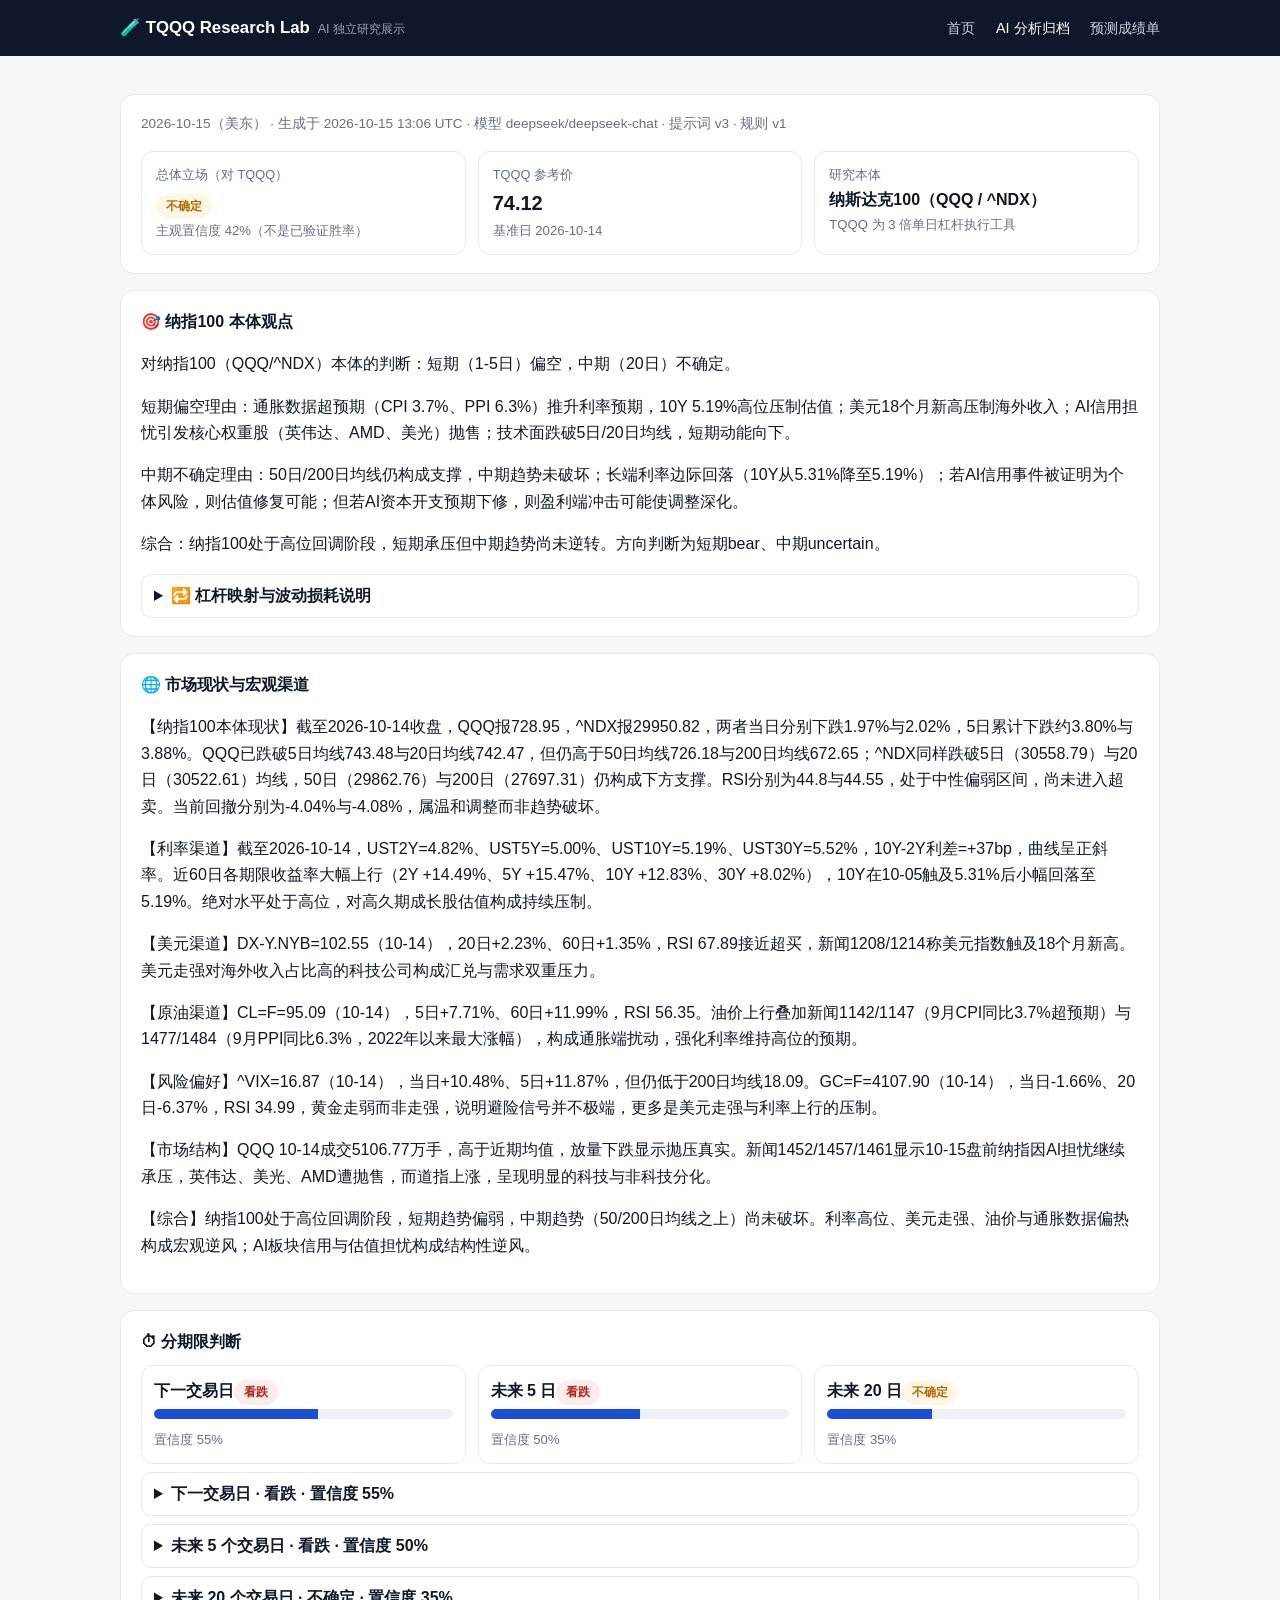
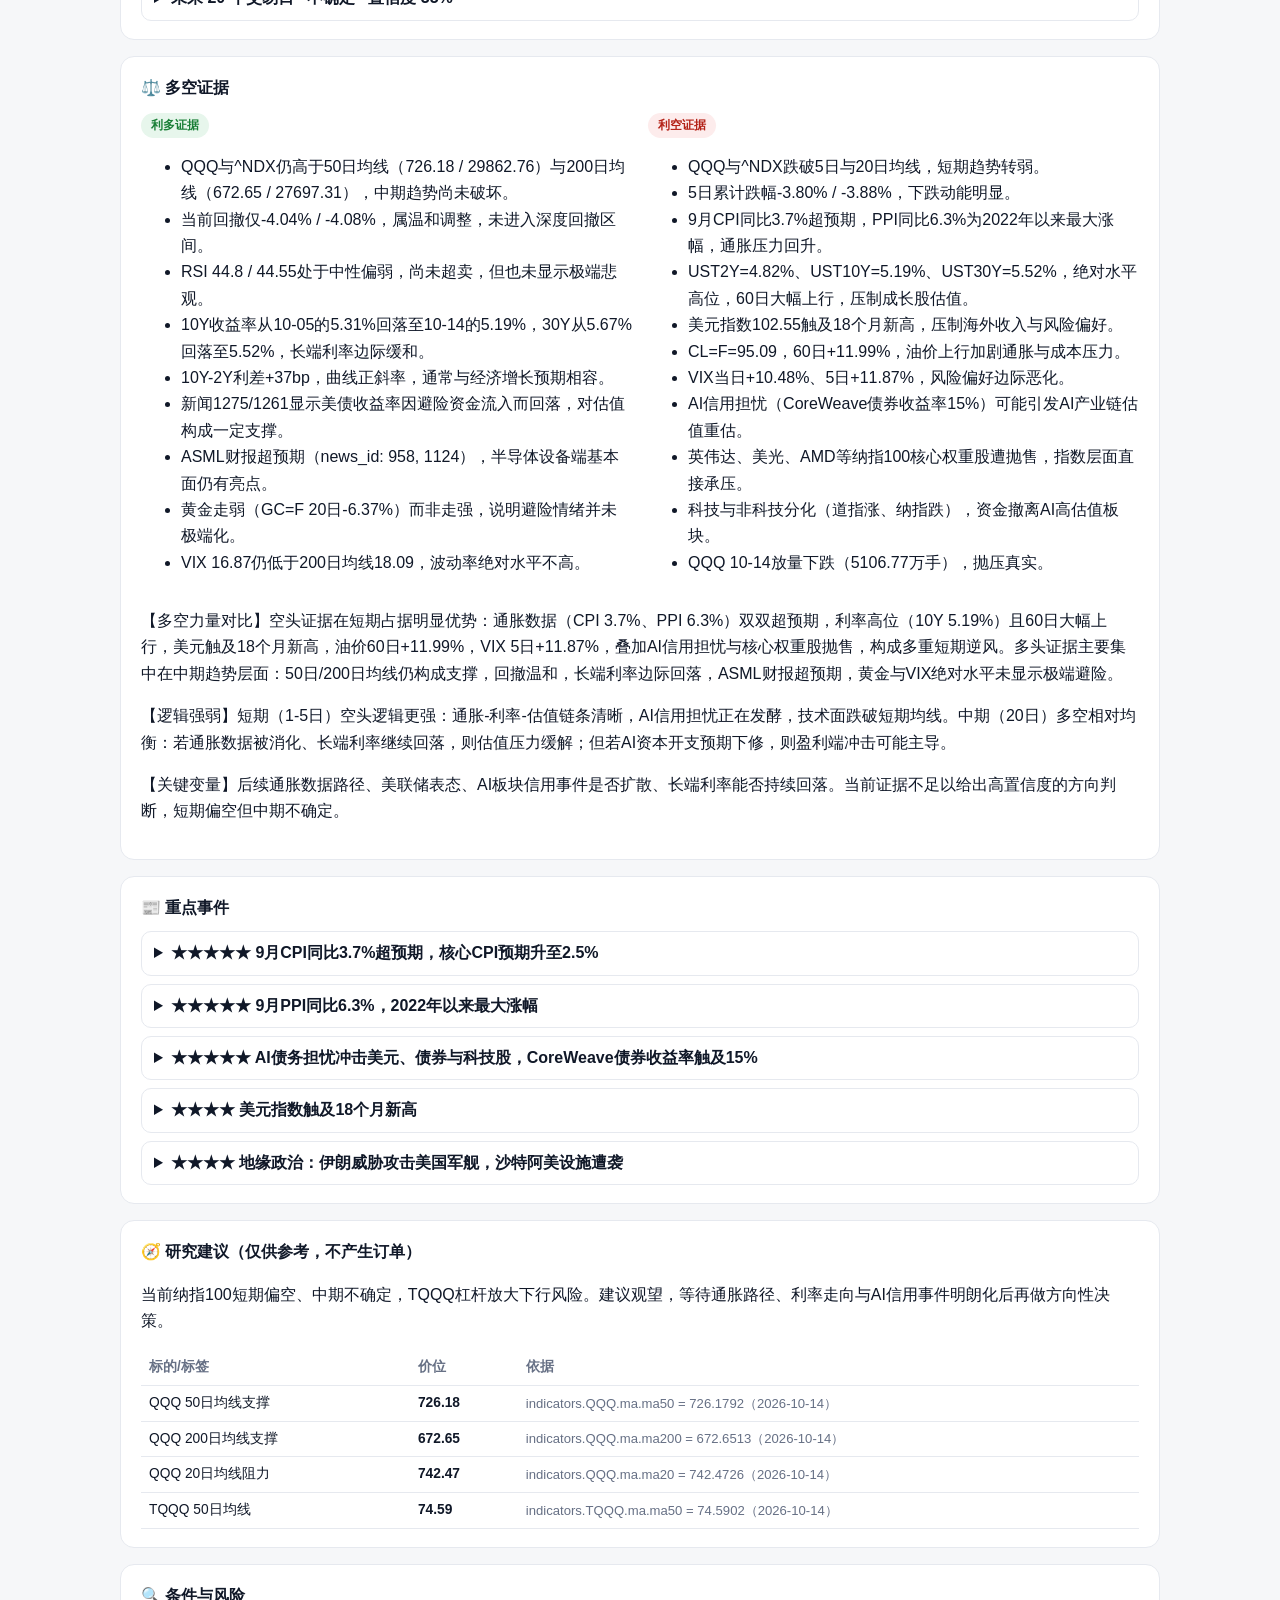
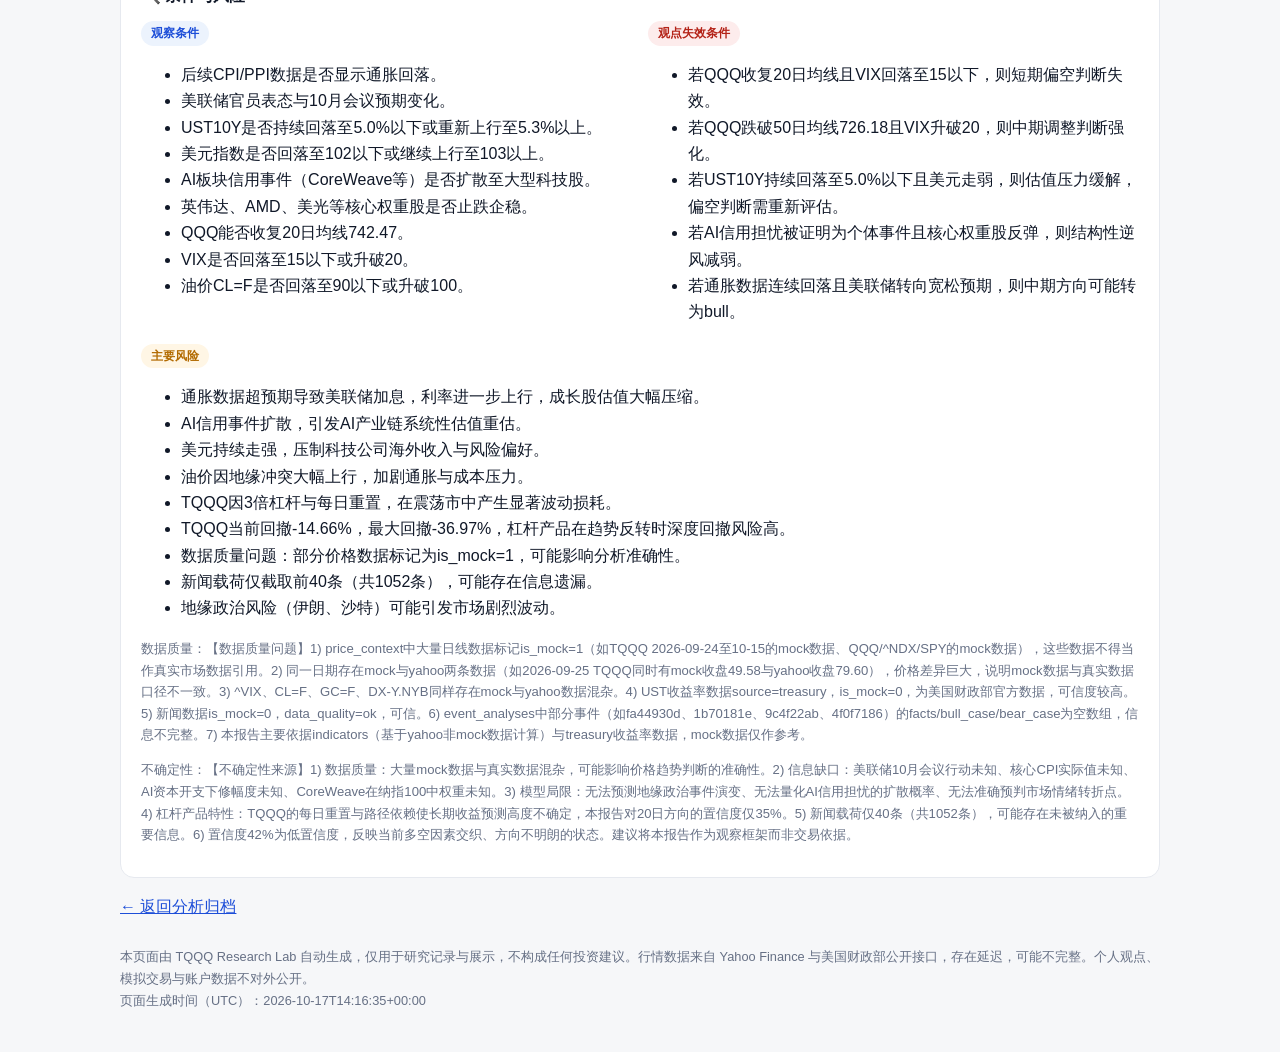
<file: analysis/2026-10-15.html>
<!doctype html>
<html lang="zh-CN">
<head>
<meta charset="utf-8">
<meta name="viewport" content="width=device-width, initial-scale=1">
<title>AI 独立分析 2026-10-15 · TQQQ Research Lab</title>
<link rel="stylesheet" href="../assets/style.css">
</head>
<body>
<header class="site-header"><div class="wrap">
  <div class="brand">🧪 TQQQ Research Lab<span class="tag">AI 独立研究展示</span></div>
  <nav>
    <a href="../index.html">首页</a>
    <a href="../analysis/index.html" style="color:#fff">AI 分析归档</a>
    <a href="../forecasts.html">预测成绩单</a>
  </nav>
</div></header>
<main class="wrap">

<section class="panel">
  <div class="meta">2026-10-15（美东） · 生成于
    2026-10-15 13:06 UTC ·
    模型 deepseek/deepseek-chat ·
    提示词 v3 · 规则 v1</div>
  <div class="grid" style="grid-template-columns:repeat(3,1fr)">
    <div class="card"><div class="k">总体立场（对 TQQQ）</div>
      <div class="v"><span class="chip uncertain">不确定</span></div>
      <div class="small">主观置信度 42%（不是已验证胜率）</div></div>
    <div class="card"><div class="k">TQQQ 参考价</div><div class="v">74.12</div>
      <div class="small">基准日 2026-10-14</div></div>
    <div class="card"><div class="k">研究本体</div><div class="v" style="font-size:1rem">
      纳斯达克100（QQQ / ^NDX）</div>
      <div class="small">TQQQ 为 3 倍单日杠杆执行工具</div></div>
  </div>
</section>
<section class="panel"><h3>🎯 纳指100 本体观点</h3>
  <p>对纳指100（QQQ/^NDX）本体的判断：短期（1-5日）偏空，中期（20日）不确定。</p><p>短期偏空理由：通胀数据超预期（CPI 3.7%、PPI 6.3%）推升利率预期，10Y 5.19%高位压制估值；美元18个月新高压制海外收入；AI信用担忧引发核心权重股（英伟达、AMD、美光）抛售；技术面跌破5日/20日均线，短期动能向下。</p><p>中期不确定理由：50日/200日均线仍构成支撑，中期趋势未破坏；长端利率边际回落（10Y从5.31%降至5.19%）；若AI信用事件被证明为个体风险，则估值修复可能；但若AI资本开支预期下修，则盈利端冲击可能使调整深化。</p><p>综合：纳指100处于高位回调阶段，短期承压但中期趋势尚未逆转。方向判断为短期bear、中期uncertain。</p>
  <details><summary>🔁 杠杆映射与波动损耗说明</summary><p>TQQQ以纳指100单日表现3倍为目标，存在每日杠杆重置、复利路径依赖与高波动风险。本次判断的关键假设与风险：</p><p>1) 杠杆放大：若纳指100单日下跌2%，TQQQ理论下跌约6%。10-14 TQQQ实际下跌5.95%，与3倍映射基本一致（QQQ -1.97% × 3 ≈ -5.91%）。</p><p>2) 波动损耗：TQQQ年化波动率51.59%，远高于QQQ的17.29%。在高波动环境下，即使纳指100区间震荡，TQQQ也可能因每日重置产生净值损耗。当前TQQQ 20日回报+9.32%而QQQ +3.55%，显示前期上行路径中杠杆放大了收益；但5日TQQQ -11.36% vs QQQ -3.80%，杠杆同样放大了下行。</p><p>3) 路径依赖：不能用纳指100的20日累计收益×3推断TQQQ收益。若纳指100先跌后涨回到原点，TQQQ可能仍为负收益。</p><p>4) 跳空与流动性风险：TQQQ当前回撤-14.66%，最大回撤-36.97%，显示杠杆产品在趋势反转时的深度回撤风险。</p><p>5) 本次映射：对纳指100短期偏空、中期不确定的判断，映射到TQQQ为短期下行风险放大、中期方向不明。不建议将指数判断简单乘以3来推断TQQQ持有期收益。</p></details>
</section>
<section class="panel"><h3>🌐 市场现状与宏观渠道</h3><p>【纳指100本体现状】截至2026-10-14收盘，QQQ报728.95，^NDX报29950.82，两者当日分别下跌1.97%与2.02%，5日累计下跌约3.80%与3.88%。QQQ已跌破5日均线743.48与20日均线742.47，但仍高于50日均线726.18与200日均线672.65；^NDX同样跌破5日（30558.79）与20日（30522.61）均线，50日（29862.76）与200日（27697.31）仍构成下方支撑。RSI分别为44.8与44.55，处于中性偏弱区间，尚未进入超卖。当前回撤分别为-4.04%与-4.08%，属温和调整而非趋势破坏。</p><p>【利率渠道】截至2026-10-14，UST2Y=4.82%、UST5Y=5.00%、UST10Y=5.19%、UST30Y=5.52%，10Y-2Y利差=+37bp，曲线呈正斜率。近60日各期限收益率大幅上行（2Y +14.49%、5Y +15.47%、10Y +12.83%、30Y +8.02%），10Y在10-05触及5.31%后小幅回落至5.19%。绝对水平处于高位，对高久期成长股估值构成持续压制。</p><p>【美元渠道】DX-Y.NYB=102.55（10-14），20日+2.23%、60日+1.35%，RSI 67.89接近超买，新闻1208/1214称美元指数触及18个月新高。美元走强对海外收入占比高的科技公司构成汇兑与需求双重压力。</p><p>【原油渠道】CL=F=95.09（10-14），5日+7.71%、60日+11.99%，RSI 56.35。油价上行叠加新闻1142/1147（9月CPI同比3.7%超预期）与1477/1484（9月PPI同比6.3%，2022年以来最大涨幅），构成通胀端扰动，强化利率维持高位的预期。</p><p>【风险偏好】^VIX=16.87（10-14），当日+10.48%、5日+11.87%，但仍低于200日均线18.09。GC=F=4107.90（10-14），当日-1.66%、20日-6.37%，RSI 34.99，黄金走弱而非走强，说明避险信号并不极端，更多是美元走强与利率上行的压制。</p><p>【市场结构】QQQ 10-14成交5106.77万手，高于近期均值，放量下跌显示抛压真实。新闻1452/1457/1461显示10-15盘前纳指因AI担忧继续承压，英伟达、美光、AMD遭抛售，而道指上涨，呈现明显的科技与非科技分化。</p><p>【综合】纳指100处于高位回调阶段，短期趋势偏弱，中期趋势（50/200日均线之上）尚未破坏。利率高位、美元走强、油价与通胀数据偏热构成宏观逆风；AI板块信用与估值担忧构成结构性逆风。</p></section>
<section class="panel"><h3>⏱ 分期限判断</h3><div class='grid' style='grid-template-columns:repeat(3,1fr)'><div class='hcall'><b>下一交易日</b><span class='chip bear'>看跌</span><div class='bar'><span style='width:55%'></span></div><div class='small'>置信度 55%</div></div><div class='hcall'><b>未来 5 日</b><span class='chip bear'>看跌</span><div class='bar'><span style='width:50%'></span></div><div class='small'>置信度 50%</div></div><div class='hcall'><b>未来 20 日</b><span class='chip uncertain'>不确定</span><div class='bar'><span style='width:35%'></span></div><div class='small'>置信度 35%</div></div></div>
  <details><summary>下一交易日 · 看跌 · 置信度 55%</summary><p><b>依据</b>：纳指100 10-14下跌2.02%，跌破5日/20日均线，VIX当日+10.48%，AI信用担忧发酵，新闻1452/1457/1461显示10-15盘前纳指继续承压。TQQQ映射：若纳指100再跌1-2%，TQQQ理论下跌3-6%，但需注意单日跳空与波动放大风险。方向偏空但置信度中等，因单日方向受消息面扰动大。</p><p><b>失效条件</b>：若纳指100单日收涨超1%并收复20日均线，则短期偏空判断失效。</p></details><details><summary>未来 5 个交易日 · 看跌 · 置信度 50%</summary><p><b>依据</b>：5日维度内，通胀数据（CPI/PPI）超预期的影响仍在消化，利率高位（10Y 5.19%）与美元强势（102.55）构成持续压制，AI信用担忧可能继续发酵。TQQQ映射：5日QQQ累计-3.80%，TQQQ累计-11.36%，杠杆放大约3倍但略低于3倍（因路径与波动损耗）。若纳指100继续下行，TQQQ下行幅度可能被波动放大；若纳指100反弹，TQQQ反弹也可能因每日重置而弱于3倍。方向偏空但置信度仅50%，因中期支撑（50日均线）可能引发反弹。</p><p><b>失效条件</b>：若纳指100在5日内收复20日均线且VIX回落至15以下，则偏空判断失效。</p></details><details><summary>未来 20 个交易日 · 不确定 · 置信度 35%</summary><p><b>依据</b>：20日维度内，多空因素交织：空头方面，通胀粘性、利率高位、AI信用担忧可能持续；多头方面，50日/200日均线支撑、长端利率边际回落、ASML财报超预期可能提供支撑。TQQQ映射：20日QQQ +3.55%而TQQQ +9.32%，显示上行路径中杠杆放大收益；但若未来20日纳指100震荡或先跌后涨，TQQQ可能因每日重置与波动损耗而显著弱于3倍指数收益。不能用指数20日收益×3推断TQQQ。方向不确定，置信度低。</p><p><b>失效条件</b>：若纳指100明确突破前高或跌破200日均线，则不确定性下降，方向可重新评估。</p></details></section>
<section class="panel"><h3>⚖️ 多空证据</h3>
  <div class="two-col">
    <div><b class="chip bull">利多证据</b><ul><li>QQQ与^NDX仍高于50日均线（726.18 / 29862.76）与200日均线（672.65 / 27697.31），中期趋势尚未破坏。</li><li>当前回撤仅-4.04% / -4.08%，属温和调整，未进入深度回撤区间。</li><li>RSI 44.8 / 44.55处于中性偏弱，尚未超卖，但也未显示极端悲观。</li><li>10Y收益率从10-05的5.31%回落至10-14的5.19%，30Y从5.67%回落至5.52%，长端利率边际缓和。</li><li>10Y-2Y利差+37bp，曲线正斜率，通常与经济增长预期相容。</li><li>新闻1275/1261显示美债收益率因避险资金流入而回落，对估值构成一定支撑。</li><li>ASML财报超预期（news_id: 958, 1124），半导体设备端基本面仍有亮点。</li><li>黄金走弱（GC=F 20日-6.37%）而非走强，说明避险情绪并未极端化。</li><li>VIX 16.87仍低于200日均线18.09，波动率绝对水平不高。</li></ul></div>
    <div><b class="chip bear">利空证据</b><ul><li>QQQ与^NDX跌破5日与20日均线，短期趋势转弱。</li><li>5日累计跌幅-3.80% / -3.88%，下跌动能明显。</li><li>9月CPI同比3.7%超预期，PPI同比6.3%为2022年以来最大涨幅，通胀压力回升。</li><li>UST2Y=4.82%、UST10Y=5.19%、UST30Y=5.52%，绝对水平高位，60日大幅上行，压制成长股估值。</li><li>美元指数102.55触及18个月新高，压制海外收入与风险偏好。</li><li>CL=F=95.09，60日+11.99%，油价上行加剧通胀与成本压力。</li><li>VIX当日+10.48%、5日+11.87%，风险偏好边际恶化。</li><li>AI信用担忧（CoreWeave债券收益率15%）可能引发AI产业链估值重估。</li><li>英伟达、美光、AMD等纳指100核心权重股遭抛售，指数层面直接承压。</li><li>科技与非科技分化（道指涨、纳指跌），资金撤离AI高估值板块。</li><li>QQQ 10-14放量下跌（5106.77万手），抛压真实。</li></ul></div>
  </div>
  <p>【多空力量对比】空头证据在短期占据明显优势：通胀数据（CPI 3.7%、PPI 6.3%）双双超预期，利率高位（10Y 5.19%）且60日大幅上行，美元触及18个月新高，油价60日+11.99%，VIX 5日+11.87%，叠加AI信用担忧与核心权重股抛售，构成多重短期逆风。多头证据主要集中在中期趋势层面：50日/200日均线仍构成支撑，回撤温和，长端利率边际回落，ASML财报超预期，黄金与VIX绝对水平未显示极端避险。</p><p>【逻辑强弱】短期（1-5日）空头逻辑更强：通胀-利率-估值链条清晰，AI信用担忧正在发酵，技术面跌破短期均线。中期（20日）多空相对均衡：若通胀数据被消化、长端利率继续回落，则估值压力缓解；但若AI资本开支预期下修，则盈利端冲击可能主导。</p><p>【关键变量】后续通胀数据路径、美联储表态、AI板块信用事件是否扩散、长端利率能否持续回落。当前证据不足以给出高置信度的方向判断，短期偏空但中期不确定。</p>
</section>
<section class="panel"><h3>📰 重点事件</h3><details><summary>★★★★★ 9月CPI同比3.7%超预期，核心CPI预期升至2.5%</summary><p class='small'>来源引用：news_id: 1142, 1147, 1097, 1133, 1139</p><div class='two-col'><div><b>事实</b><ul><li>9月CPI同比上涨3.7%，高于Dow Jones共识预期的3.6%。</li><li>环比预期为0.6%。</li><li>核心CPI预期升至2.5%。</li><li>数据发布后美元与债券收益率走高，股市承压。</li></ul><b>利多解读</b><ul><li>通胀数据落地后不确定性部分释放，若后续通胀回落则利率压力缓解。</li></ul></div><div><b>推断</b><ul><li>通胀超预期强化美联储维持高利率或进一步加息的预期，抬升成长股折现率。</li><li>对纳指100估值构成直接压制，尤其对高久期、高估值的科技与AI标的。</li></ul><b>利空解读</b><ul><li>通胀超预期可能推迟降息甚至引发加息，利率高位持续压制估值。</li><li>能源价格上行（油价60日+11.99%）可能使通胀更具粘性。</li></ul></div></div><p><b>传导路径</b>：通胀超预期 → 加息预期升温 → 美债收益率上行（10Y 5.19%）→ 成长股折现率上升 → 纳指100估值压缩 → TQQQ因3倍杠杆放大下行。</p><p><b>对 TQQQ 影响</b>：偏空。利率敏感型成长股承压，TQQQ杠杆放大指数下行波动。</p><ul><li>美联储10月会议的具体行动未知。</li><li>核心CPI实际值未在输入中给出。</li></ul></details><details><summary>★★★★★ 9月PPI同比6.3%，2022年以来最大涨幅</summary><p class='small'>来源引用：news_id: 1477, 1484</p><div class='two-col'><div><b>事实</b><ul><li>9月生产者价格指数同比上涨6.3%，为2022年以来最大涨幅。</li><li>预期为同比5.5%、环比0.6%。</li></ul><b>利多解读</b><ul><li>若企业能将成本转嫁，则盈利端可能不受实质冲击。</li></ul></div><div><b>推断</b><ul><li>PPI超预期显示上游成本压力向终端传导的风险上升，通胀粘性增强。</li><li>进一步强化利率维持高位的预期，压制成长股估值。</li></ul><b>利空解读</b><ul><li>成本上升压缩企业利润率，尤其对成本敏感型科技硬件与半导体公司。</li><li>通胀粘性使美联储更难转向宽松。</li></ul></div></div><p><b>传导路径</b>：PPI超预期 → 通胀粘性担忧 → 利率预期上行 → 估值与利润率双重承压 → 纳指100承压。</p><p><b>对 TQQQ 影响</b>：偏空。成本端压力与利率预期共同压制科技股，TQQQ放大波动。</p><ul><li>PPI分项构成未知。</li><li>企业成本转嫁能力未知。</li></ul></details><details><summary>★★★★★ AI债务担忧冲击美元、债券与科技股，CoreWeave债券收益率触及15%</summary><p class='small'>来源引用：news_id: 1261, 1275, 1270, 1452, 1457, 1461, event_id: 19d42cb7-a2c1-404a-b104-a42671064398</p><div class='two-col'><div><b>事实</b><ul><li>CoreWeave股价下跌10%，其债券收益率触及15%。</li><li>Nebius下跌6%，Oracle走低。</li><li>英伟达、美光、AMD因AI担忧遭抛售。</li><li>纳斯达克指数下跌而道琼斯指数上涨。</li><li>美债收益率因AI担忧与避险资金流入而回落。</li></ul><b>利多解读</b><ul><li>CoreWeave非纳指100核心权重股，指数层面直接拖累有限。</li><li>若市场将其视为个体信用事件，AI主线逻辑可能不受实质影响。</li><li>美债收益率回落对估值构成一定支撑。</li></ul></div><div><b>推断</b><ul><li>AI基础设施领域的高杠杆融资模式引发信用风险重估，可能波及整个AI产业链。</li><li>若AI资本开支预期下修，将冲击上游芯片与设备需求。</li><li>科技与非科技的分化显示资金正在从AI高估值板块撤出。</li></ul><b>利空解读</b><ul><li>15%的债券收益率意味着极高融资成本，可能迫使AI基础设施公司收缩扩张。</li><li>信用担忧可能扩散至大型科技股的AI资本开支预期。</li><li>英伟达、AMD等纳指100核心权重股直接遭抛售，指数承压明显。</li></ul></div></div><p><b>传导路径</b>：AI信用担忧 → 科技股抛售 → 纳指100下跌 → 避险资金流入美债 → 收益率回落 → 但若AI盈利预期下修，估值支撑难以抵消盈利端冲击 → TQQQ因3倍杠杆放大下行。</p><p><b>对 TQQQ 影响</b>：偏空。纳指100核心权重股（英伟达、AMD等）直接承压，TQQQ杠杆放大跌幅。</p><ul><li>CoreWeave在纳指100中的权重未知。</li><li>AI资本开支下修的具体幅度未知。</li></ul></details><details><summary>★★★★ 美元指数触及18个月新高</summary><p class='small'>来源引用：news_id: 1208, 1214</p><div class='two-col'><div><b>事实</b><ul><li>美元指数在通胀数据后触及18个月新高。</li><li>DX-Y.NYB=102.55（10-14），20日+2.23%。</li></ul><b>利多解读</b><ul><li>若美元涨势放缓或回落，科技股压力缓解。</li></ul></div><div><b>推断</b><ul><li>美元走强压制海外收入占比高的科技公司盈利与估值。</li><li>强美元通常伴随风险偏好下降，对成长股不利。</li></ul><b>利空解读</b><ul><li>强美元对纳指100中海外收入占比高的公司构成汇兑逆风。</li><li>美元走强可能持续吸引资金流出风险资产。</li></ul></div></div><p><b>传导路径</b>：美元走强 → 海外收入折算下降 → 科技公司盈利预期下修 → 纳指100承压。</p><p><b>对 TQQQ 影响</b>：偏空。美元走强压制科技股，TQQQ放大波动。</p><ul><li>纳指100成分股海外收入占比的具体数据未知。</li></ul></details><details><summary>★★★★ 地缘政治：伊朗威胁攻击美国军舰，沙特阿美设施遭袭</summary><p class='small'>来源引用：news_id: 1143</p><div class='two-col'><div><b>事实</b><ul><li>伊朗表示正在‘数着时刻’等待攻击美国军舰。</li><li>沙特阿美设施据报遭到新一轮袭击。</li></ul><b>利多解读</b><ul><li>若局势缓和，油价回落，通胀压力缓解。</li></ul></div><div><b>推断</b><ul><li>地缘政治风险上升可能推高油价，加剧通胀压力。</li><li>风险偏好可能下降，压制高估值科技股。</li></ul><b>利空解读</b><ul><li>油价上行（CL=F 60日+11.99%）加剧通胀，强化利率高位预期。</li><li>地缘风险压制风险偏好，资金流出科技股。</li></ul></div></div><p><b>传导路径</b>：地缘冲突 → 油价上行 → 通胀预期升温 → 利率维持高位 → 纳指100估值承压。</p><p><b>对 TQQQ 影响</b>：偏空。油价与风险偏好双重压制，TQQQ放大波动。</p><ul><li>冲突是否进一步升级未知。</li><li>对原油供应的实际影响未知。</li></ul></details></section>
<section class="panel"><h3>🧭 研究建议（仅供参考，不产生订单）</h3>
  <p>当前纳指100短期偏空、中期不确定，TQQQ杠杆放大下行风险。建议观望，等待通胀路径、利率走向与AI信用事件明朗化后再做方向性决策。</p><table><tr><th>标的/标签</th><th>价位</th><th>依据</th></tr><tr><td>QQQ 50日均线支撑</td><td><b>726.18</b></td><td class='small'>indicators.QQQ.ma.ma50 = 726.1792（2026-10-14）</td></tr><tr><td>QQQ 200日均线支撑</td><td><b>672.65</b></td><td class='small'>indicators.QQQ.ma.ma200 = 672.6513（2026-10-14）</td></tr><tr><td>QQQ 20日均线阻力</td><td><b>742.47</b></td><td class='small'>indicators.QQQ.ma.ma20 = 742.4726（2026-10-14）</td></tr><tr><td>TQQQ 50日均线</td><td><b>74.59</b></td><td class='small'>indicators.TQQQ.ma.ma50 = 74.5902（2026-10-14）</td></tr></table>
</section>
<section class="panel"><h3>🔍 条件与风险</h3>
  <div class="two-col">
    <div><b class="chip accent">观察条件</b><ul><li>后续CPI/PPI数据是否显示通胀回落。</li><li>美联储官员表态与10月会议预期变化。</li><li>UST10Y是否持续回落至5.0%以下或重新上行至5.3%以上。</li><li>美元指数是否回落至102以下或继续上行至103以上。</li><li>AI板块信用事件（CoreWeave等）是否扩散至大型科技股。</li><li>英伟达、AMD、美光等核心权重股是否止跌企稳。</li><li>QQQ能否收复20日均线742.47。</li><li>VIX是否回落至15以下或升破20。</li><li>油价CL=F是否回落至90以下或升破100。</li></ul></div>
    <div><b class="chip bear">观点失效条件</b><ul><li>若QQQ收复20日均线且VIX回落至15以下，则短期偏空判断失效。</li><li>若QQQ跌破50日均线726.18且VIX升破20，则中期调整判断强化。</li><li>若UST10Y持续回落至5.0%以下且美元走弱，则估值压力缓解，偏空判断需重新评估。</li><li>若AI信用担忧被证明为个体事件且核心权重股反弹，则结构性逆风减弱。</li><li>若通胀数据连续回落且美联储转向宽松预期，则中期方向可能转为bull。</li></ul></div>
  </div>
  <b class="chip uncertain">主要风险</b>
  <ul><li>通胀数据超预期导致美联储加息，利率进一步上行，成长股估值大幅压缩。</li><li>AI信用事件扩散，引发AI产业链系统性估值重估。</li><li>美元持续走强，压制科技公司海外收入与风险偏好。</li><li>油价因地缘冲突大幅上行，加剧通胀与成本压力。</li><li>TQQQ因3倍杠杆与每日重置，在震荡市中产生显著波动损耗。</li><li>TQQQ当前回撤-14.66%，最大回撤-36.97%，杠杆产品在趋势反转时深度回撤风险高。</li><li>数据质量问题：部分价格数据标记为is_mock=1，可能影响分析准确性。</li><li>新闻载荷仅截取前40条（共1052条），可能存在信息遗漏。</li><li>地缘政治风险（伊朗、沙特）可能引发市场剧烈波动。</li></ul>
  <p class="small">数据质量：【数据质量问题】1) price_context中大量日线数据标记is_mock=1（如TQQQ 2026-09-24至10-15的mock数据、QQQ/^NDX/SPY的mock数据），这些数据不得当作真实市场数据引用。2) 同一日期存在mock与yahoo两条数据（如2026-09-25 TQQQ同时有mock收盘49.58与yahoo收盘79.60），价格差异巨大，说明mock数据与真实数据口径不一致。3) ^VIX、CL=F、GC=F、DX-Y.NYB同样存在mock与yahoo数据混杂。4) UST收益率数据source=treasury，is_mock=0，为美国财政部官方数据，可信度较高。5) 新闻数据is_mock=0，data_quality=ok，可信。6) event_analyses中部分事件（如fa44930d、1b70181e、9c4f22ab、4f0f7186）的facts/bull_case/bear_case为空数组，信息不完整。7) 本报告主要依据indicators（基于yahoo非mock数据计算）与treasury收益率数据，mock数据仅作参考。</p>
  <p class="small">不确定性：【不确定性来源】1) 数据质量：大量mock数据与真实数据混杂，可能影响价格趋势判断的准确性。2) 信息缺口：美联储10月会议行动未知、核心CPI实际值未知、AI资本开支下修幅度未知、CoreWeave在纳指100中权重未知。3) 模型局限：无法预测地缘政治事件演变、无法量化AI信用担忧的扩散概率、无法准确预判市场情绪转折点。4) 杠杆产品特性：TQQQ的每日重置与路径依赖使长期收益预测高度不确定，本报告对20日方向的置信度仅35%。5) 新闻载荷仅40条（共1052条），可能存在未被纳入的重要信息。6) 置信度42%为低置信度，反映当前多空因素交织、方向不明朗的状态。建议将本报告作为观察框架而非交易依据。</p>
</section>
<p><a href="index.html">← 返回分析归档</a></p>

<footer>
  <div>本页面由 TQQQ Research Lab 自动生成，仅用于研究记录与展示，不构成任何投资建议。行情数据来自 Yahoo Finance 与美国财政部公开接口，存在延迟，可能不完整。个人观点、模拟交易与账户数据不对外公开。</div>
  <div>页面生成时间（UTC）：2026-10-17T14:16:35+00:00</div>
</footer>
</main>
</body>
</html>
</file>
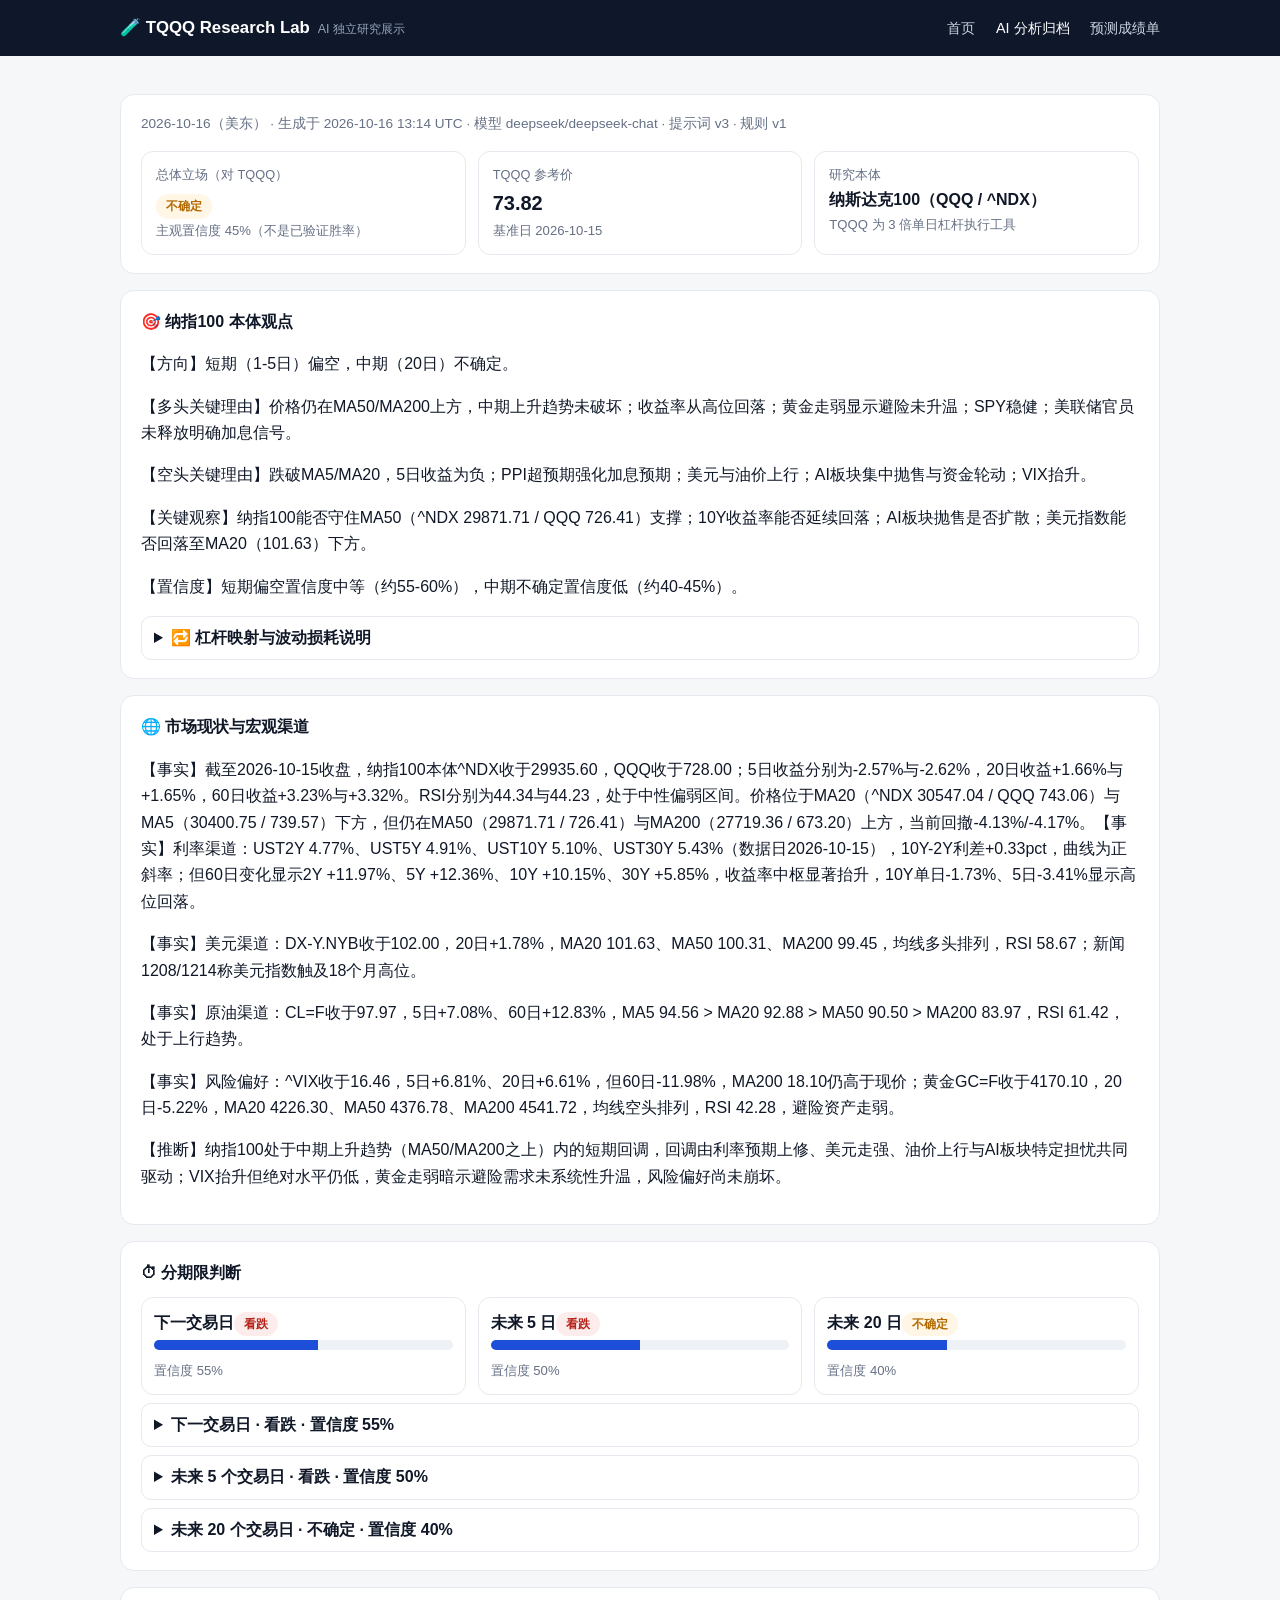
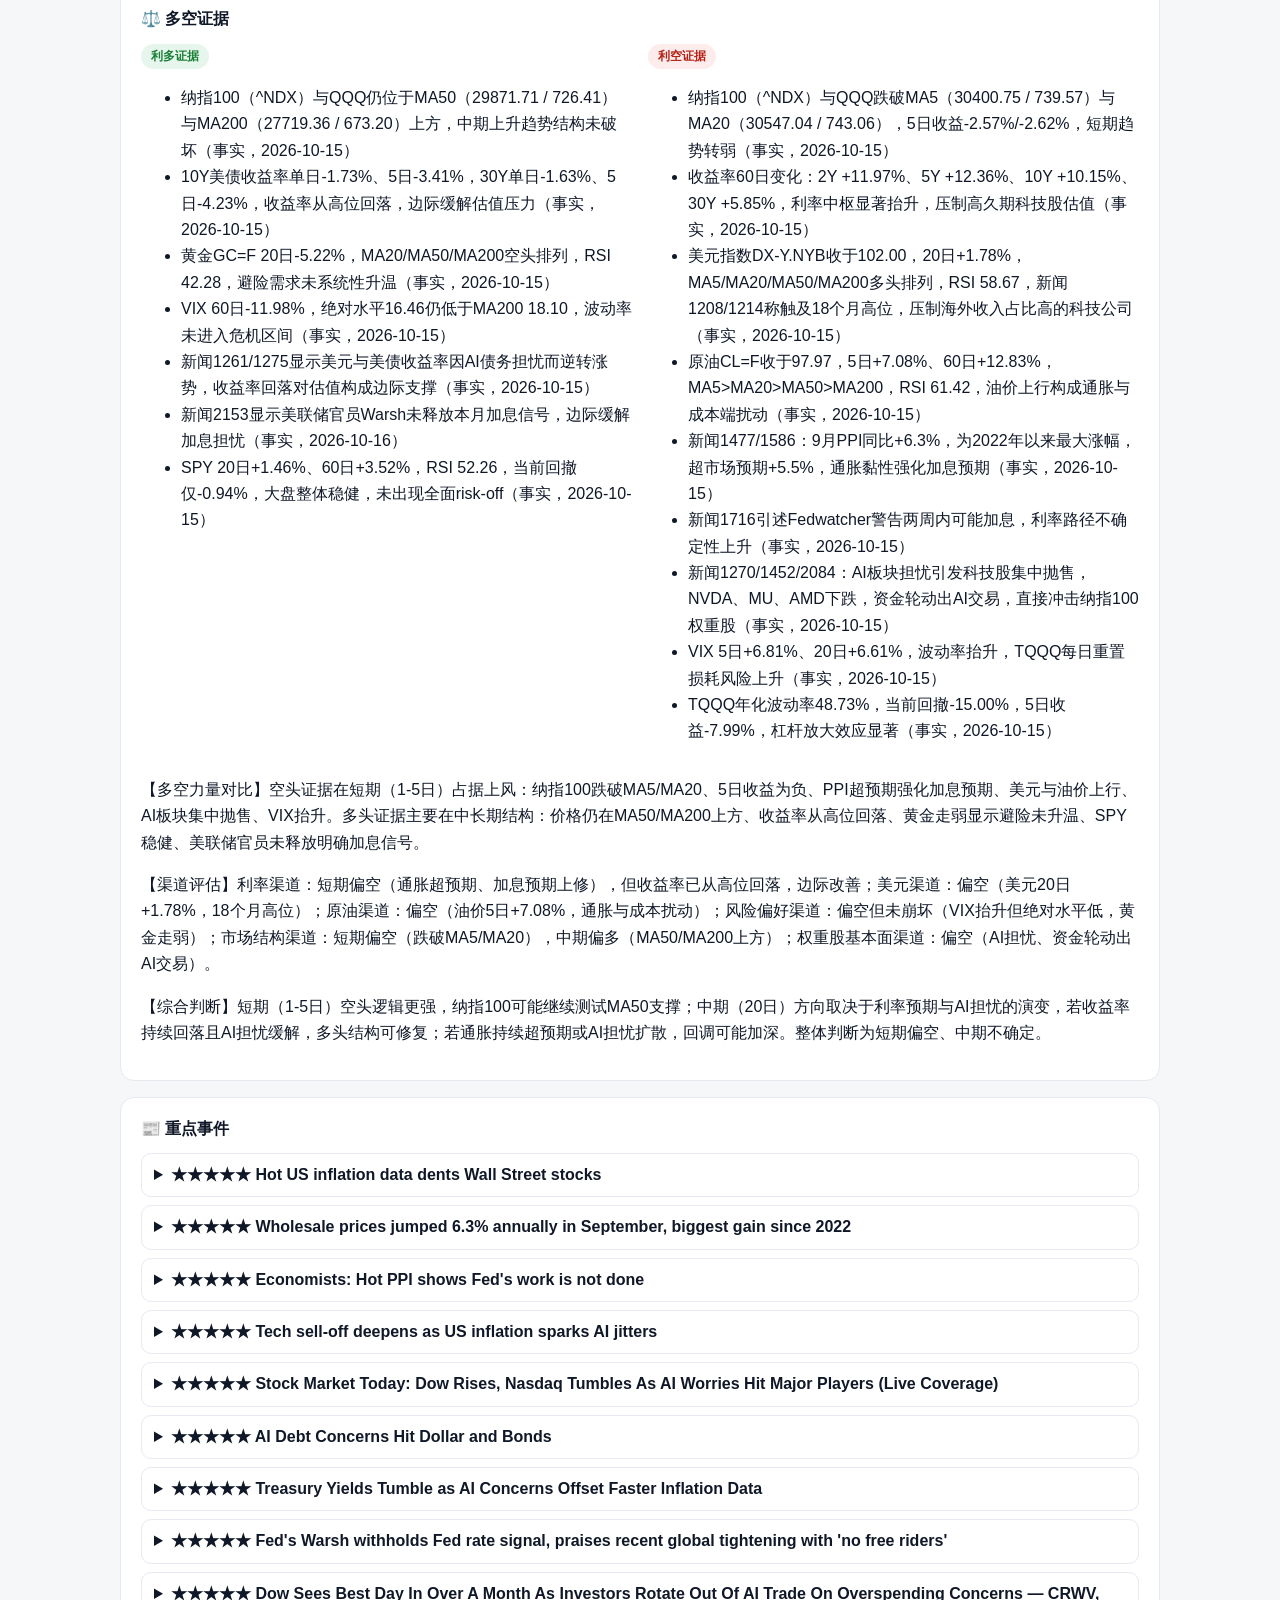
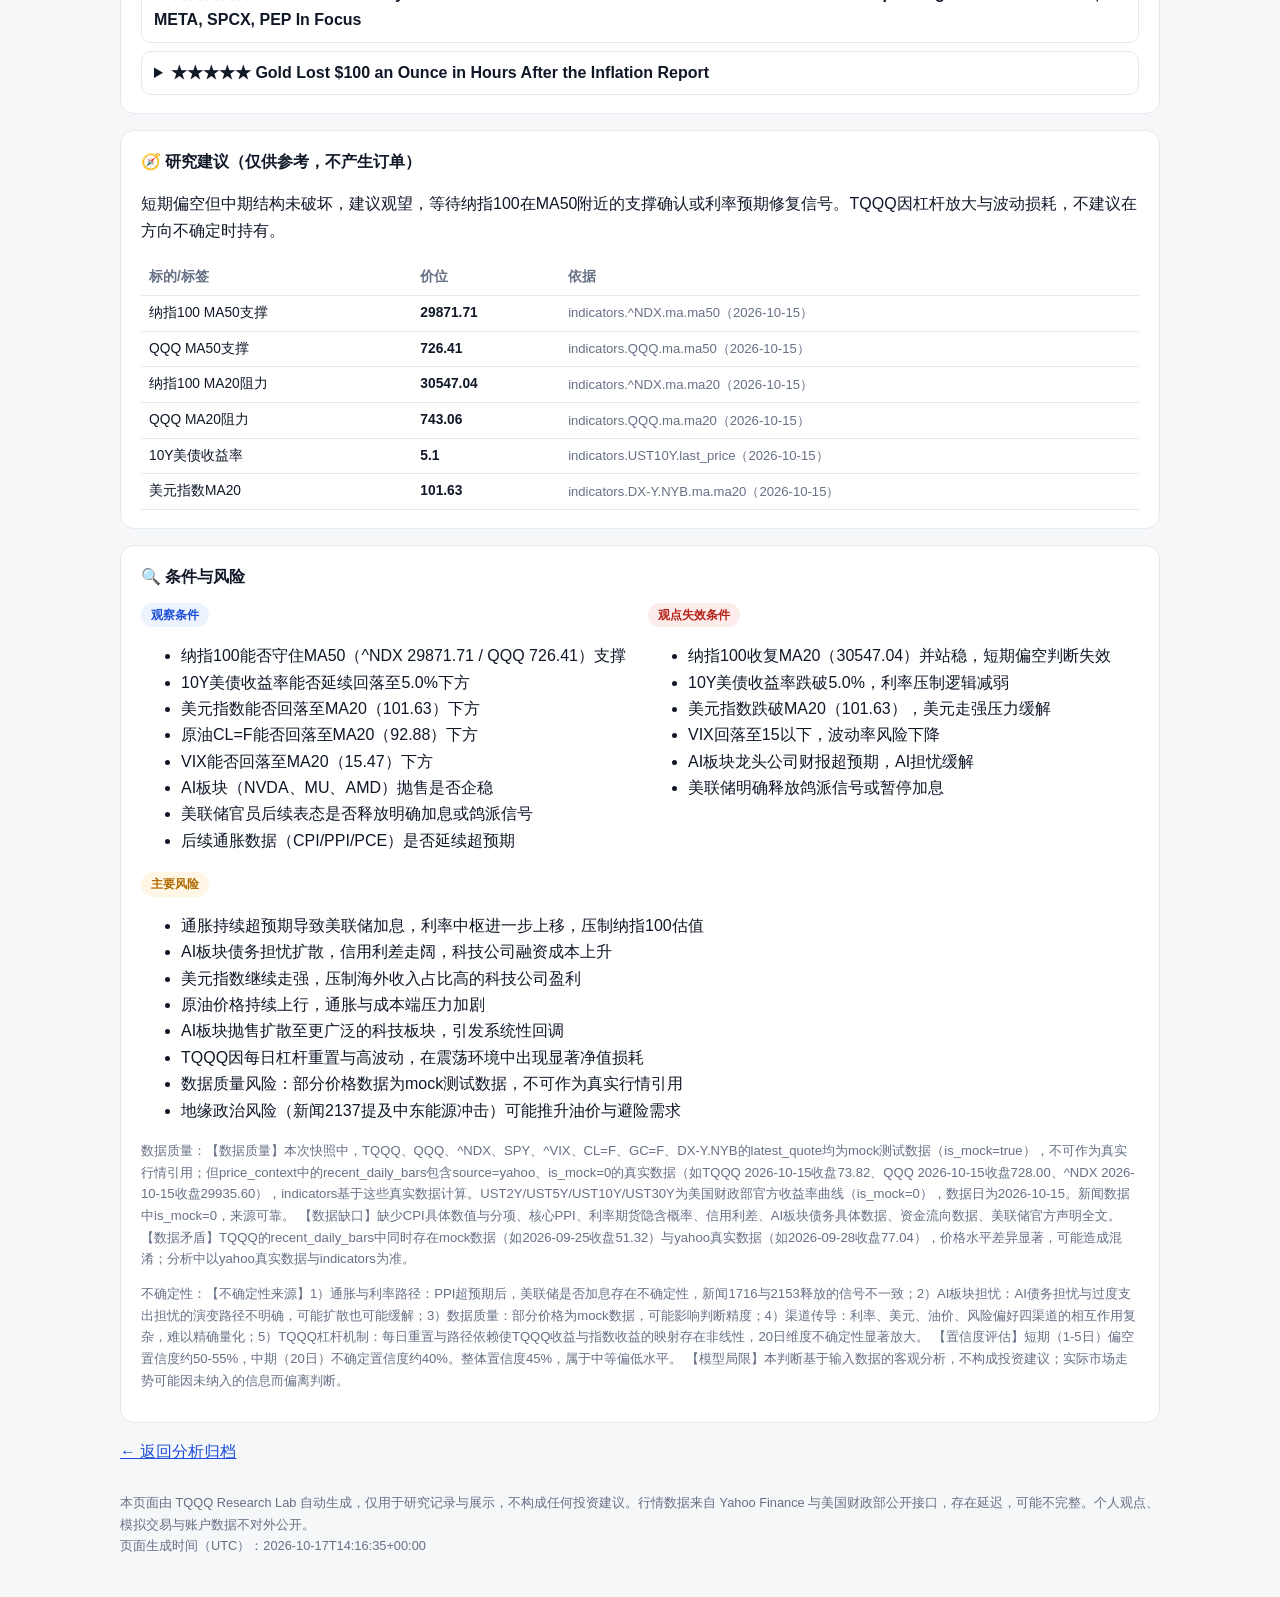
<file: analysis/2026-10-16.html>
<!doctype html>
<html lang="zh-CN">
<head>
<meta charset="utf-8">
<meta name="viewport" content="width=device-width, initial-scale=1">
<title>AI 独立分析 2026-10-16 · TQQQ Research Lab</title>
<link rel="stylesheet" href="../assets/style.css">
</head>
<body>
<header class="site-header"><div class="wrap">
  <div class="brand">🧪 TQQQ Research Lab<span class="tag">AI 独立研究展示</span></div>
  <nav>
    <a href="../index.html">首页</a>
    <a href="../analysis/index.html" style="color:#fff">AI 分析归档</a>
    <a href="../forecasts.html">预测成绩单</a>
  </nav>
</div></header>
<main class="wrap">

<section class="panel">
  <div class="meta">2026-10-16（美东） · 生成于
    2026-10-16 13:14 UTC ·
    模型 deepseek/deepseek-chat ·
    提示词 v3 · 规则 v1</div>
  <div class="grid" style="grid-template-columns:repeat(3,1fr)">
    <div class="card"><div class="k">总体立场（对 TQQQ）</div>
      <div class="v"><span class="chip uncertain">不确定</span></div>
      <div class="small">主观置信度 45%（不是已验证胜率）</div></div>
    <div class="card"><div class="k">TQQQ 参考价</div><div class="v">73.82</div>
      <div class="small">基准日 2026-10-15</div></div>
    <div class="card"><div class="k">研究本体</div><div class="v" style="font-size:1rem">
      纳斯达克100（QQQ / ^NDX）</div>
      <div class="small">TQQQ 为 3 倍单日杠杆执行工具</div></div>
  </div>
</section>
<section class="panel"><h3>🎯 纳指100 本体观点</h3>
  <p>【方向】短期（1-5日）偏空，中期（20日）不确定。</p><p>【多头关键理由】价格仍在MA50/MA200上方，中期上升趋势未破坏；收益率从高位回落；黄金走弱显示避险未升温；SPY稳健；美联储官员未释放明确加息信号。</p><p>【空头关键理由】跌破MA5/MA20，5日收益为负；PPI超预期强化加息预期；美元与油价上行；AI板块集中抛售与资金轮动；VIX抬升。</p><p>【关键观察】纳指100能否守住MA50（^NDX 29871.71 / QQQ 726.41）支撑；10Y收益率能否延续回落；AI板块抛售是否扩散；美元指数能否回落至MA20（101.63）下方。</p><p>【置信度】短期偏空置信度中等（约55-60%），中期不确定置信度低（约40-45%）。</p>
  <details><summary>🔁 杠杆映射与波动损耗说明</summary><p>【杠杆机制】TQQQ以纳指100单日表现3倍为目标，存在每日杠杆重置、复利路径依赖与高波动风险。不能用指数长期累计收益简单乘以3推断其持有期收益。</p><p>【本次判断的杠杆假设】TQQQ年化波动率48.73%，当前回撤-15.00%，5日收益-7.99%，显示杠杆放大效应显著。在纳指100短期偏空判断下，TQQQ下行幅度可能大于指数跌幅×3的简单推算，因高波动环境下每日重置损耗加剧。</p><p>【波动损耗风险】若纳指100在1-5日内出现震荡（先跌后涨或先涨后跌），TQQQ可能因每日重置而出现净值损耗，即使指数回到原点，TQQQ也可能低于原点。</p><p>【路径依赖风险】若纳指100出现跳空低开或高开，TQQQ的3倍单日杠杆可能无法精确跟踪，且流动性风险在极端行情下可能放大。</p><p>【关键假设】本次判断假设纳指100短期偏空、波动率维持高位；若波动率大幅下降或指数出现单边上涨，TQQQ可能因杠杆放大而快速反弹，需动态评估。</p></details>
</section>
<section class="panel"><h3>🌐 市场现状与宏观渠道</h3><p>【事实】截至2026-10-15收盘，纳指100本体^NDX收于29935.60，QQQ收于728.00；5日收益分别为-2.57%与-2.62%，20日收益+1.66%与+1.65%，60日收益+3.23%与+3.32%。RSI分别为44.34与44.23，处于中性偏弱区间。价格位于MA20（^NDX 30547.04 / QQQ 743.06）与MA5（30400.75 / 739.57）下方，但仍在MA50（29871.71 / 726.41）与MA200（27719.36 / 673.20）上方，当前回撤-4.13%/-4.17%。【事实】利率渠道：UST2Y 4.77%、UST5Y 4.91%、UST10Y 5.10%、UST30Y 5.43%（数据日2026-10-15），10Y-2Y利差+0.33pct，曲线为正斜率；但60日变化显示2Y +11.97%、5Y +12.36%、10Y +10.15%、30Y +5.85%，收益率中枢显著抬升，10Y单日-1.73%、5日-3.41%显示高位回落。</p><p>【事实】美元渠道：DX-Y.NYB收于102.00，20日+1.78%，MA20 101.63、MA50 100.31、MA200 99.45，均线多头排列，RSI 58.67；新闻1208/1214称美元指数触及18个月高位。</p><p>【事实】原油渠道：CL=F收于97.97，5日+7.08%、60日+12.83%，MA5 94.56 &gt; MA20 92.88 &gt; MA50 90.50 &gt; MA200 83.97，RSI 61.42，处于上行趋势。</p><p>【事实】风险偏好：^VIX收于16.46，5日+6.81%、20日+6.61%，但60日-11.98%，MA200 18.10仍高于现价；黄金GC=F收于4170.10，20日-5.22%，MA20 4226.30、MA50 4376.78、MA200 4541.72，均线空头排列，RSI 42.28，避险资产走弱。</p><p>【推断】纳指100处于中期上升趋势（MA50/MA200之上）内的短期回调，回调由利率预期上修、美元走强、油价上行与AI板块特定担忧共同驱动；VIX抬升但绝对水平仍低，黄金走弱暗示避险需求未系统性升温，风险偏好尚未崩坏。</p></section>
<section class="panel"><h3>⏱ 分期限判断</h3><div class='grid' style='grid-template-columns:repeat(3,1fr)'><div class='hcall'><b>下一交易日</b><span class='chip bear'>看跌</span><div class='bar'><span style='width:55%'></span></div><div class='small'>置信度 55%</div></div><div class='hcall'><b>未来 5 日</b><span class='chip bear'>看跌</span><div class='bar'><span style='width:50%'></span></div><div class='small'>置信度 50%</div></div><div class='hcall'><b>未来 20 日</b><span class='chip uncertain'>不确定</span><div class='bar'><span style='width:40%'></span></div><div class='small'>置信度 40%</div></div></div>
  <details><summary>下一交易日 · 看跌 · 置信度 55%</summary><p><b>依据</b>：纳指100跌破MA5/MA20，5日收益-2.57%，PPI超预期与AI担忧构成短期压制；TQQQ以3倍单日杠杆放大指数下行。但需注意收益率已从高位回落，且美联储官员未释放明确加息信号，下行空间可能受限。1日方向判断置信度中等偏低。</p><p><b>失效条件</b>：若纳指100单日收涨超过1%或收复MA5（30400.75），则短期偏空判断失效</p></details><details><summary>未来 5 个交易日 · 看跌 · 置信度 50%</summary><p><b>依据</b>：5日维度看，利率预期上修、美元走强、油价上行、AI板块抛售四重压力叠加，纳指100可能继续测试MA50（29871.71）支撑。TQQQ因每日杠杆重置与高波动（年化48.73%），在震荡下行环境中损耗加剧，5日收益可能劣于指数跌幅×3的简单推算。但若收益率持续回落或AI担忧缓解，可能出现反弹。5日方向判断置信度中等偏低。</p><p><b>失效条件</b>：若纳指100在5日内收复MA20（30547.04）或10Y收益率跌破5.0%，则偏空判断失效</p></details><details><summary>未来 20 个交易日 · 不确定 · 置信度 40%</summary><p><b>依据</b>：20日维度看，多空力量均衡：空头方面，通胀黏性、加息预期、美元走强、AI担忧构成压制；多头方面，价格仍在MA50/MA200上方、收益率从高位回落、黄金走弱显示避险未升温、SPY稳健。方向取决于利率预期与AI担忧的演变，不确定性高。TQQQ在20日维度因每日重置与路径依赖，收益与指数累计收益×3的偏离可能显著放大，不建议在方向不确定时持有。20日方向判断置信度低。</p><p><b>失效条件</b>：若纳指100在20日内跌破MA200（27719.36）或突破MA20（30547.04）并站稳，则不确定判断需重新评估</p></details></section>
<section class="panel"><h3>⚖️ 多空证据</h3>
  <div class="two-col">
    <div><b class="chip bull">利多证据</b><ul><li>纳指100（^NDX）与QQQ仍位于MA50（29871.71 / 726.41）与MA200（27719.36 / 673.20）上方，中期上升趋势结构未破坏（事实，2026-10-15）</li><li>10Y美债收益率单日-1.73%、5日-3.41%，30Y单日-1.63%、5日-4.23%，收益率从高位回落，边际缓解估值压力（事实，2026-10-15）</li><li>黄金GC=F 20日-5.22%，MA20/MA50/MA200空头排列，RSI 42.28，避险需求未系统性升温（事实，2026-10-15）</li><li>VIX 60日-11.98%，绝对水平16.46仍低于MA200 18.10，波动率未进入危机区间（事实，2026-10-15）</li><li>新闻1261/1275显示美元与美债收益率因AI债务担忧而逆转涨势，收益率回落对估值构成边际支撑（事实，2026-10-15）</li><li>新闻2153显示美联储官员Warsh未释放本月加息信号，边际缓解加息担忧（事实，2026-10-16）</li><li>SPY 20日+1.46%、60日+3.52%，RSI 52.26，当前回撤仅-0.94%，大盘整体稳健，未出现全面risk-off（事实，2026-10-15）</li></ul></div>
    <div><b class="chip bear">利空证据</b><ul><li>纳指100（^NDX）与QQQ跌破MA5（30400.75 / 739.57）与MA20（30547.04 / 743.06），5日收益-2.57%/-2.62%，短期趋势转弱（事实，2026-10-15）</li><li>收益率60日变化：2Y +11.97%、5Y +12.36%、10Y +10.15%、30Y +5.85%，利率中枢显著抬升，压制高久期科技股估值（事实，2026-10-15）</li><li>美元指数DX-Y.NYB收于102.00，20日+1.78%，MA5/MA20/MA50/MA200多头排列，RSI 58.67，新闻1208/1214称触及18个月高位，压制海外收入占比高的科技公司（事实，2026-10-15）</li><li>原油CL=F收于97.97，5日+7.08%、60日+12.83%，MA5&gt;MA20&gt;MA50&gt;MA200，RSI 61.42，油价上行构成通胀与成本端扰动（事实，2026-10-15）</li><li>新闻1477/1586：9月PPI同比+6.3%，为2022年以来最大涨幅，超市场预期+5.5%，通胀黏性强化加息预期（事实，2026-10-15）</li><li>新闻1716引述Fedwatcher警告两周内可能加息，利率路径不确定性上升（事实，2026-10-15）</li><li>新闻1270/1452/2084：AI板块担忧引发科技股集中抛售，NVDA、MU、AMD下跌，资金轮动出AI交易，直接冲击纳指100权重股（事实，2026-10-15）</li><li>VIX 5日+6.81%、20日+6.61%，波动率抬升，TQQQ每日重置损耗风险上升（事实，2026-10-15）</li><li>TQQQ年化波动率48.73%，当前回撤-15.00%，5日收益-7.99%，杠杆放大效应显著（事实，2026-10-15）</li></ul></div>
  </div>
  <p>【多空力量对比】空头证据在短期（1-5日）占据上风：纳指100跌破MA5/MA20、5日收益为负、PPI超预期强化加息预期、美元与油价上行、AI板块集中抛售、VIX抬升。多头证据主要在中长期结构：价格仍在MA50/MA200上方、收益率从高位回落、黄金走弱显示避险未升温、SPY稳健、美联储官员未释放明确加息信号。</p><p>【渠道评估】利率渠道：短期偏空（通胀超预期、加息预期上修），但收益率已从高位回落，边际改善；美元渠道：偏空（美元20日+1.78%，18个月高位）；原油渠道：偏空（油价5日+7.08%，通胀与成本扰动）；风险偏好渠道：偏空但未崩坏（VIX抬升但绝对水平低，黄金走弱）；市场结构渠道：短期偏空（跌破MA5/MA20），中期偏多（MA50/MA200上方）；权重股基本面渠道：偏空（AI担忧、资金轮动出AI交易）。</p><p>【综合判断】短期（1-5日）空头逻辑更强，纳指100可能继续测试MA50支撑；中期（20日）方向取决于利率预期与AI担忧的演变，若收益率持续回落且AI担忧缓解，多头结构可修复；若通胀持续超预期或AI担忧扩散，回调可能加深。整体判断为短期偏空、中期不确定。</p>
</section>
<section class="panel"><h3>📰 重点事件</h3><details><summary>★★★★★ Hot US inflation data dents Wall Street stocks</summary><p class='small'>来源引用：news_id:1207</p><div class='two-col'><div><b>事实</b><ul><li>2026-10-14发布，来源Yahoo Finance – 美元指数</li><li>摘要称 hotter-than-expected inflation reading 打压美股，美元与债券收益率走高，投资者计入美联储更可能加息</li></ul><b>利多解读</b></div><div><b>推断</b><ul><li>通胀超预期直接抬升贴现率预期，对高久期科技股估值构成压制</li><li>美元与收益率同步上行，通过利率与美元双渠道压制纳指100</li></ul><b>利空解读</b><ul><li>利率预期上修压制估值</li><li>美元走强压制海外收入占比高的科技公司</li></ul></div></div><p><b>传导路径</b>：若后续通胀数据回落，利率预期修复可缓解估值压力；若持续超预期，回调可能延伸至MA50下方</p><p><b>对 TQQQ 影响</b>：方向：bearish；confidence：medium；利率与美元双渠道对纳指100构成压制，TQQQ以3倍单日杠杆放大指数下行，且高波动环境下每日重置损耗加剧</p><ul><li>缺少CPI具体数值与分项</li><li>缺少美联储官员对本次数据的即时表态细节</li></ul></details><details><summary>★★★★★ Wholesale prices jumped 6.3% annually in September, biggest gain since 2022</summary><p class='small'>来源引用：news_id:1477</p><div class='two-col'><div><b>事实</b><ul><li>2026-10-15发布，来源CNBC – 头条</li><li>9月PPI同比+6.3%，为2022年以来最大涨幅；市场预期为同比+5.5%、环比+0.6%</li></ul><b>利多解读</b></div><div><b>推断</b><ul><li>PPI超预期强化通胀黏性叙事，抬升利率路径预期</li><li>成本端压力可能压缩科技企业利润率，但传导存在时滞</li></ul><b>利空解读</b><ul><li>通胀黏性强化加息预期，压制估值</li><li>成本上行对盈利端构成潜在压力</li></ul></div></div><p><b>传导路径</b>：若后续PPI回落或美联储淡化单月数据，冲击可被吸收；若连续超预期，利率中枢上移将压制纳指100估值</p><p><b>对 TQQQ 影响</b>：方向：bearish；confidence：medium；PPI超预期通过利率渠道压制纳指100，TQQQ放大下行；但需注意该数据发布当日纳指100仅小幅收跌，实际冲击被部分消化</p><ul><li>缺少PPI分项对科技行业的具体传导数据</li><li>缺少核心PPI数据</li></ul></details><details><summary>★★★★★ Economists: Hot PPI shows Fed&#x27;s work is not done</summary><p class='small'>来源引用：news_id:1716</p><div class='two-col'><div><b>事实</b><ul><li>2026-10-15发布，来源CNBC – 市场</li><li>摘要引述Fedwatcher警告：&#x27;We see real risks the Fed will deliver another rate hike in two weeks&#x27; time&#x27;</li></ul><b>利多解读</b></div><div><b>推断</b><ul><li>市场对美联储加息的定价可能进一步上修</li><li>加息预期升温对高估值科技板块构成直接压制</li></ul><b>利空解读</b><ul><li>加息预期升温压制估值</li><li>利率路径不确定性上升，波动率可能抬升</li></ul></div></div><p><b>传导路径</b>：若美联储在两周内未加息或释放鸽派信号，预期修复可推动反弹；若加息落地，纳指100可能测试MA50支撑</p><p><b>对 TQQQ 影响</b>：方向：bearish；confidence：medium；加息预期通过利率渠道压制纳指100，TQQQ放大下行；但预期已被部分定价，需关注实际决议与点阵图</p><ul><li>缺少美联储官方声明</li><li>缺少利率期货隐含概率数据</li></ul></details><details><summary>★★★★★ Tech sell-off deepens as US inflation sparks AI jitters</summary><p class='small'>来源引用：news_id:1270</p><div class='two-col'><div><b>事实</b><ul><li>2026-10-15发布，来源Yahoo Finance – WTI 原油</li><li>亚洲股市周四重挫，科技股延续抛售，因美国通胀数据超预期强化美联储加息预期</li></ul><b>利多解读</b></div><div><b>推断</b><ul><li>AI板块特定担忧与利率担忧叠加，形成科技股集中抛压</li><li>全球科技股联动下跌可能通过风险偏好渠道传导至纳指100</li></ul><b>利空解读</b><ul><li>AI板块集中抛售直接冲击纳指100权重股</li><li>全球风险偏好下降</li></ul></div></div><p><b>传导路径</b>：若AI板块担忧缓解（如龙头公司财报超预期），抛压可被吸收；若担忧扩散，回调可能加深</p><p><b>对 TQQQ 影响</b>：方向：bearish；confidence：medium-high；AI板块抛售直接冲击纳指100核心权重，TQQQ以3倍杠杆放大下行，且高波动环境下路径依赖风险显著</p><ul><li>缺少AI板块抛售的具体触发因素细节</li><li>缺少龙头公司财报数据</li></ul></details><details><summary>★★★★★ Stock Market Today: Dow Rises, Nasdaq Tumbles As AI Worries Hit Major Players (Live Coverage)</summary><p class='small'>来源引用：news_id:1452</p><div class='two-col'><div><b>事实</b><ul><li>2026-10-15发布，来源Yahoo Finance – WTI 原油</li><li>道指上涨，纳指下跌；英伟达、美光、AMD因AI担忧遭抛售</li></ul><b>利多解读</b></div><div><b>推断</b><ul><li>市场出现从AI/科技向价值/防御的轮动</li><li>纳指100权重股（NVDA、MU、AMD）集中下跌直接拖累指数</li></ul><b>利空解读</b><ul><li>权重股集中下跌直接拖累纳指100</li><li>资金轮动出科技板块</li></ul></div></div><p><b>传导路径</b>：若轮动为短期行为，科技股可企稳；若持续，纳指100相对SPY的弱势可能延续</p><p><b>对 TQQQ 影响</b>：方向：bearish；confidence：medium-high；权重股集中下跌直接冲击纳指100，TQQQ放大下行；但需注意道指上涨显示并非全面risk-off，TQQQ跌幅可能小于指数跌幅×3的简单推算</p><ul><li>缺少NVDA/MU/AMD具体跌幅数据</li><li>缺少资金流向数据</li></ul></details><details><summary>★★★★★ AI Debt Concerns Hit Dollar and Bonds</summary><p class='small'>来源引用：news_id:1261</p><div class='two-col'><div><b>事实</b><ul><li>2026-10-15发布，来源Yahoo Finance – 美元指数</li><li>ING的Chris Turner称，因对AI板块债务负担的担忧加剧，美元与美债收益率在周三通胀数据后逆转涨势</li></ul><b>利多解读</b><ul><li>美元与收益率回落缓解估值压力</li></ul></div><div><b>推断</b><ul><li>AI板块债务担忧可能通过信用渠道影响科技公司融资成本</li><li>美元与收益率回落对纳指100估值构成边际支撑</li></ul><b>利空解读</b><ul><li>AI板块债务担忧压制科技股风险偏好</li></ul></div></div><p><b>传导路径</b>：若AI债务担忧被证明为过度，科技股可修复；若信用利差走阔，融资成本上升将压制AI资本开支</p><p><b>对 TQQQ 影响</b>：方向：uncertain；confidence：low；美元与收益率回落利多估值，但AI债务担忧利空风险偏好，两股力量方向相反，TQQQ方向取决于哪一渠道主导</p><ul><li>缺少AI板块债务具体数据</li><li>缺少信用利差数据</li></ul></details><details><summary>★★★★★ Treasury Yields Tumble as AI Concerns Offset Faster Inflation Data</summary><p class='small'>来源引用：news_id:1275</p><div class='two-col'><div><b>事实</b><ul><li>2026-10-15发布，来源Yahoo Finance – WTI 原油</li><li>美债收益率周四早盘大幅下跌，延续与AI投资交易担忧相关的涨势，盖过通胀数据超预期的影响</li></ul><b>利多解读</b><ul><li>收益率回落缓解估值压力</li></ul></div><div><b>推断</b><ul><li>收益率回落对纳指100估值构成边际支撑</li><li>AI担忧主导债市，显示市场对科技板块风险的定价上升</li></ul><b>利空解读</b><ul><li>AI担忧主导市场情绪</li></ul></div></div><p><b>传导路径</b>：若收益率持续回落且AI担忧缓解，纳指100可反弹；若AI担忧加剧，收益率回落可能不足以抵消风险偏好下降</p><p><b>对 TQQQ 影响</b>：方向：uncertain；confidence：low；收益率回落利多估值，但AI担忧利空风险偏好，TQQQ方向取决于两股力量的相对强度</p><ul><li>缺少收益率回落的具体幅度与驱动因素细节</li></ul></details><details><summary>★★★★★ Fed&#x27;s Warsh withholds Fed rate signal, praises recent global tightening with &#x27;no free riders&#x27;</summary><p class='small'>来源引用：news_id:2153</p><div class='two-col'><div><b>事实</b><ul><li>2026-10-16发布，来源CNBC – 头条</li><li>Warsh未释放本月加息信号，称赞近期全球央行同步收紧，称&#x27;no free riders&#x27;</li></ul><b>利多解读</b><ul><li>未释放加息信号，边际缓解加息担忧</li></ul></div><div><b>推断</b><ul><li>美联储官员未明确加息信号，短期利率不确定性维持高位</li><li>全球同步收紧叙事可能压制风险偏好</li></ul><b>利空解读</b><ul><li>全球同步收紧叙事压制风险偏好</li></ul></div></div><p><b>传导路径</b>：若后续美联储官员释放鸽派信号，利率预期修复可推动反弹；若释放鹰派信号，回调可能加深</p><p><b>对 TQQQ 影响</b>：方向：neutral；confidence：low；未释放明确信号，短期方向不确定性高，TQQQ在高波动环境下路径依赖风险显著</p><ul><li>缺少Warsh讲话全文</li><li>缺少其他美联储官员表态</li></ul></details><details><summary>★★★★★ Dow Sees Best Day In Over A Month As Investors Rotate Out Of AI Trade On Overspending Concerns — CRWV, META, SPCX, PEP In Focus</summary><p class='small'>来源引用：news_id:2084</p><div class='two-col'><div><b>事实</b><ul><li>2026-10-15发布，来源Yahoo Finance – Meta</li><li>美国9月PPI同比+6.3%，为2022年以来最高；道指创一个多月最佳单日表现，投资者因AI板块过度支出担忧而轮动出AI交易</li></ul><b>利多解读</b></div><div><b>推断</b><ul><li>资金从AI/科技向价值/防御轮动，直接压制纳指100相对表现</li><li>AI过度支出担忧可能压制科技公司资本开支预期与估值</li></ul><b>利空解读</b><ul><li>资金轮动出AI板块</li><li>AI过度支出担忧压制估值</li></ul></div></div><p><b>传导路径</b>：若轮动为短期行为，科技股可企稳；若持续，纳指100相对SPY的弱势可能延续</p><p><b>对 TQQQ 影响</b>：方向：bearish；confidence：medium；资金轮动出AI板块直接压制纳指100，TQQQ放大下行；但需注意道指上涨显示并非全面risk-off</p><ul><li>缺少资金流向具体数据</li><li>缺少AI资本开支具体数据</li></ul></details><details><summary>★★★★★ Gold Lost $100 an Ounce in Hours After the Inflation Report</summary><p class='small'>来源引用：news_id:1823</p><div class='two-col'><div><b>事实</b><ul><li>2026-10-15发布，来源Yahoo Finance – 黄金</li><li>黄金在通胀报告后数小时内下跌100美元/盎司，原因追溯到美联储关注的一个单一数据</li></ul><b>利多解读</b><ul><li>避险需求未升温，风险偏好尚未崩坏</li></ul></div><div><b>推断</b><ul><li>黄金下跌暗示实际利率预期上升，对无息资产构成压制</li><li>避险需求未系统性升温，风险偏好尚未崩坏</li></ul><b>利空解读</b><ul><li>实际利率预期上升压制估值</li></ul></div></div><p><b>传导路径</b>：若实际利率预期继续上升，纳指100估值承压；若通胀预期回落，实际利率压力缓解</p><p><b>对 TQQQ 影响</b>：方向：neutral；confidence：low；黄金下跌对纳指100的传导间接，主要通过实际利率渠道，方向取决于实际利率与通胀预期的相对变化</p><ul><li>缺少实际利率具体数据</li><li>缺少通胀预期数据</li></ul></details></section>
<section class="panel"><h3>🧭 研究建议（仅供参考，不产生订单）</h3>
  <p>短期偏空但中期结构未破坏，建议观望，等待纳指100在MA50附近的支撑确认或利率预期修复信号。TQQQ因杠杆放大与波动损耗，不建议在方向不确定时持有。</p><table><tr><th>标的/标签</th><th>价位</th><th>依据</th></tr><tr><td>纳指100 MA50支撑</td><td><b>29871.71</b></td><td class='small'>indicators.^NDX.ma.ma50（2026-10-15）</td></tr><tr><td>QQQ MA50支撑</td><td><b>726.41</b></td><td class='small'>indicators.QQQ.ma.ma50（2026-10-15）</td></tr><tr><td>纳指100 MA20阻力</td><td><b>30547.04</b></td><td class='small'>indicators.^NDX.ma.ma20（2026-10-15）</td></tr><tr><td>QQQ MA20阻力</td><td><b>743.06</b></td><td class='small'>indicators.QQQ.ma.ma20（2026-10-15）</td></tr><tr><td>10Y美债收益率</td><td><b>5.1</b></td><td class='small'>indicators.UST10Y.last_price（2026-10-15）</td></tr><tr><td>美元指数MA20</td><td><b>101.63</b></td><td class='small'>indicators.DX-Y.NYB.ma.ma20（2026-10-15）</td></tr></table>
</section>
<section class="panel"><h3>🔍 条件与风险</h3>
  <div class="two-col">
    <div><b class="chip accent">观察条件</b><ul><li>纳指100能否守住MA50（^NDX 29871.71 / QQQ 726.41）支撑</li><li>10Y美债收益率能否延续回落至5.0%下方</li><li>美元指数能否回落至MA20（101.63）下方</li><li>原油CL=F能否回落至MA20（92.88）下方</li><li>VIX能否回落至MA20（15.47）下方</li><li>AI板块（NVDA、MU、AMD）抛售是否企稳</li><li>美联储官员后续表态是否释放明确加息或鸽派信号</li><li>后续通胀数据（CPI/PPI/PCE）是否延续超预期</li></ul></div>
    <div><b class="chip bear">观点失效条件</b><ul><li>纳指100收复MA20（30547.04）并站稳，短期偏空判断失效</li><li>10Y美债收益率跌破5.0%，利率压制逻辑减弱</li><li>美元指数跌破MA20（101.63），美元走强压力缓解</li><li>VIX回落至15以下，波动率风险下降</li><li>AI板块龙头公司财报超预期，AI担忧缓解</li><li>美联储明确释放鸽派信号或暂停加息</li></ul></div>
  </div>
  <b class="chip uncertain">主要风险</b>
  <ul><li>通胀持续超预期导致美联储加息，利率中枢进一步上移，压制纳指100估值</li><li>AI板块债务担忧扩散，信用利差走阔，科技公司融资成本上升</li><li>美元指数继续走强，压制海外收入占比高的科技公司盈利</li><li>原油价格持续上行，通胀与成本端压力加剧</li><li>AI板块抛售扩散至更广泛的科技板块，引发系统性回调</li><li>TQQQ因每日杠杆重置与高波动，在震荡环境中出现显著净值损耗</li><li>数据质量风险：部分价格数据为mock测试数据，不可作为真实行情引用</li><li>地缘政治风险（新闻2137提及中东能源冲击）可能推升油价与避险需求</li></ul>
  <p class="small">数据质量：【数据质量】本次快照中，TQQQ、QQQ、^NDX、SPY、^VIX、CL=F、GC=F、DX-Y.NYB的latest_quote均为mock测试数据（is_mock=true），不可作为真实行情引用；但price_context中的recent_daily_bars包含source=yahoo、is_mock=0的真实数据（如TQQQ 2026-10-15收盘73.82、QQQ 2026-10-15收盘728.00、^NDX 2026-10-15收盘29935.60），indicators基于这些真实数据计算。UST2Y/UST5Y/UST10Y/UST30Y为美国财政部官方收益率曲线（is_mock=0），数据日为2026-10-15。新闻数据中is_mock=0，来源可靠。
【数据缺口】缺少CPI具体数值与分项、核心PPI、利率期货隐含概率、信用利差、AI板块债务具体数据、资金流向数据、美联储官方声明全文。
【数据矛盾】TQQQ的recent_daily_bars中同时存在mock数据（如2026-09-25收盘51.32）与yahoo真实数据（如2026-09-28收盘77.04），价格水平差异显著，可能造成混淆；分析中以yahoo真实数据与indicators为准。</p>
  <p class="small">不确定性：【不确定性来源】1）通胀与利率路径：PPI超预期后，美联储是否加息存在不确定性，新闻1716与2153释放的信号不一致；2）AI板块担忧：AI债务担忧与过度支出担忧的演变路径不明确，可能扩散也可能缓解；3）数据质量：部分价格为mock数据，可能影响判断精度；4）渠道传导：利率、美元、油价、风险偏好四渠道的相互作用复杂，难以精确量化；5）TQQQ杠杆机制：每日重置与路径依赖使TQQQ收益与指数收益的映射存在非线性，20日维度不确定性显著放大。
【置信度评估】短期（1-5日）偏空置信度约50-55%，中期（20日）不确定置信度约40%。整体置信度45%，属于中等偏低水平。
【模型局限】本判断基于输入数据的客观分析，不构成投资建议；实际市场走势可能因未纳入的信息而偏离判断。</p>
</section>
<p><a href="index.html">← 返回分析归档</a></p>

<footer>
  <div>本页面由 TQQQ Research Lab 自动生成，仅用于研究记录与展示，不构成任何投资建议。行情数据来自 Yahoo Finance 与美国财政部公开接口，存在延迟，可能不完整。个人观点、模拟交易与账户数据不对外公开。</div>
  <div>页面生成时间（UTC）：2026-10-17T14:16:35+00:00</div>
</footer>
</main>
</body>
</html>
</file>
<file: assets/style.css>
:root{--bg:#f6f7f9;--card:#ffffff;--line:#e6e9ef;--text:#101828;--muted:#667085;
  --bull:#1a7f37;--bull-bg:#e7f6ec;--bear:#b42318;--bear-bg:#fdecec;
  --neutral:#475467;--neutral-bg:#eef1f5;--uncertain:#b26a00;--uncertain-bg:#fff6e5;
  --accent:#1d4ed8;--accent-bg:#ecf3fd;}
*{box-sizing:border-box}
body{margin:0;background:var(--bg);color:var(--text);
  font-family:-apple-system,BlinkMacSystemFont,"Segoe UI","PingFang SC",
  "Microsoft YaHei",sans-serif;line-height:1.65}
.site-header{background:#0f172a;color:#fff;padding:14px 0}
.site-header .wrap{display:flex;justify-content:space-between;align-items:center;
  flex-wrap:wrap;gap:8px}
.brand{font-weight:700;font-size:1.05rem}
.brand .tag{font-weight:400;font-size:.78rem;color:#94a3b8;margin-left:8px}
.site-header nav a{color:#cbd5e1;margin-left:16px;text-decoration:none;font-size:.9rem}
.site-header nav a:hover{color:#fff}
.wrap{max-width:1080px;margin:0 auto;padding:0 20px}
main.wrap{padding-top:22px;padding-bottom:40px}
.meta{color:var(--muted);font-size:.85rem;margin-bottom:16px}
.grid{display:grid;grid-template-columns:repeat(auto-fit,minmax(150px,1fr));gap:12px}
.card{background:var(--card);border:1px solid var(--line);border-radius:12px;
  padding:12px 14px}
.card .k{color:var(--muted);font-size:.8rem}
.card .v{font-size:1.25rem;font-weight:700;margin-top:2px}
.card .d{font-size:.8rem;margin-top:2px}
.up{color:var(--bull)}.down{color:var(--bear)}
.panel{background:var(--card);border:1px solid var(--line);border-radius:14px;
  padding:18px 20px;margin-top:16px}
.panel h3{margin:0 0 10px 0;font-size:1rem}
.two-col{display:grid;grid-template-columns:1fr 1fr;gap:16px}
@media(max-width:820px){.two-col{grid-template-columns:1fr}}
.chip{display:inline-block;padding:2px 10px;border-radius:999px;font-size:.78rem;
  font-weight:600;margin-right:6px}
.bull{background:var(--bull-bg);color:var(--bull)}
.bear{background:var(--bear-bg);color:var(--bear)}
.neutral{background:var(--neutral-bg);color:var(--neutral)}
.uncertain{background:var(--uncertain-bg);color:var(--uncertain)}
.accent{background:var(--accent-bg);color:var(--accent)}
.muted{color:var(--muted);font-size:.85rem}
.bar{height:10px;border-radius:6px;background:var(--neutral-bg);overflow:hidden;
  margin:4px 0 10px}
.bar span{display:block;height:100%;background:var(--accent)}
table{width:100%;border-collapse:collapse;font-size:.86rem}
th,td{padding:6px 8px;border-bottom:1px solid var(--line);text-align:left}
th{color:var(--muted);font-weight:600}
details{border:1px solid var(--line);border-radius:10px;padding:8px 12px;
  margin-top:8px;background:#fff}
details summary{cursor:pointer;font-weight:600}
.hcall{border:1px solid var(--line);border-radius:12px;padding:12px;background:#fff}
.small{font-size:.82rem;color:var(--muted)}
footer{color:var(--muted);font-size:.8rem;margin-top:26px;line-height:1.7}
a{color:var(--accent)}
</file>
